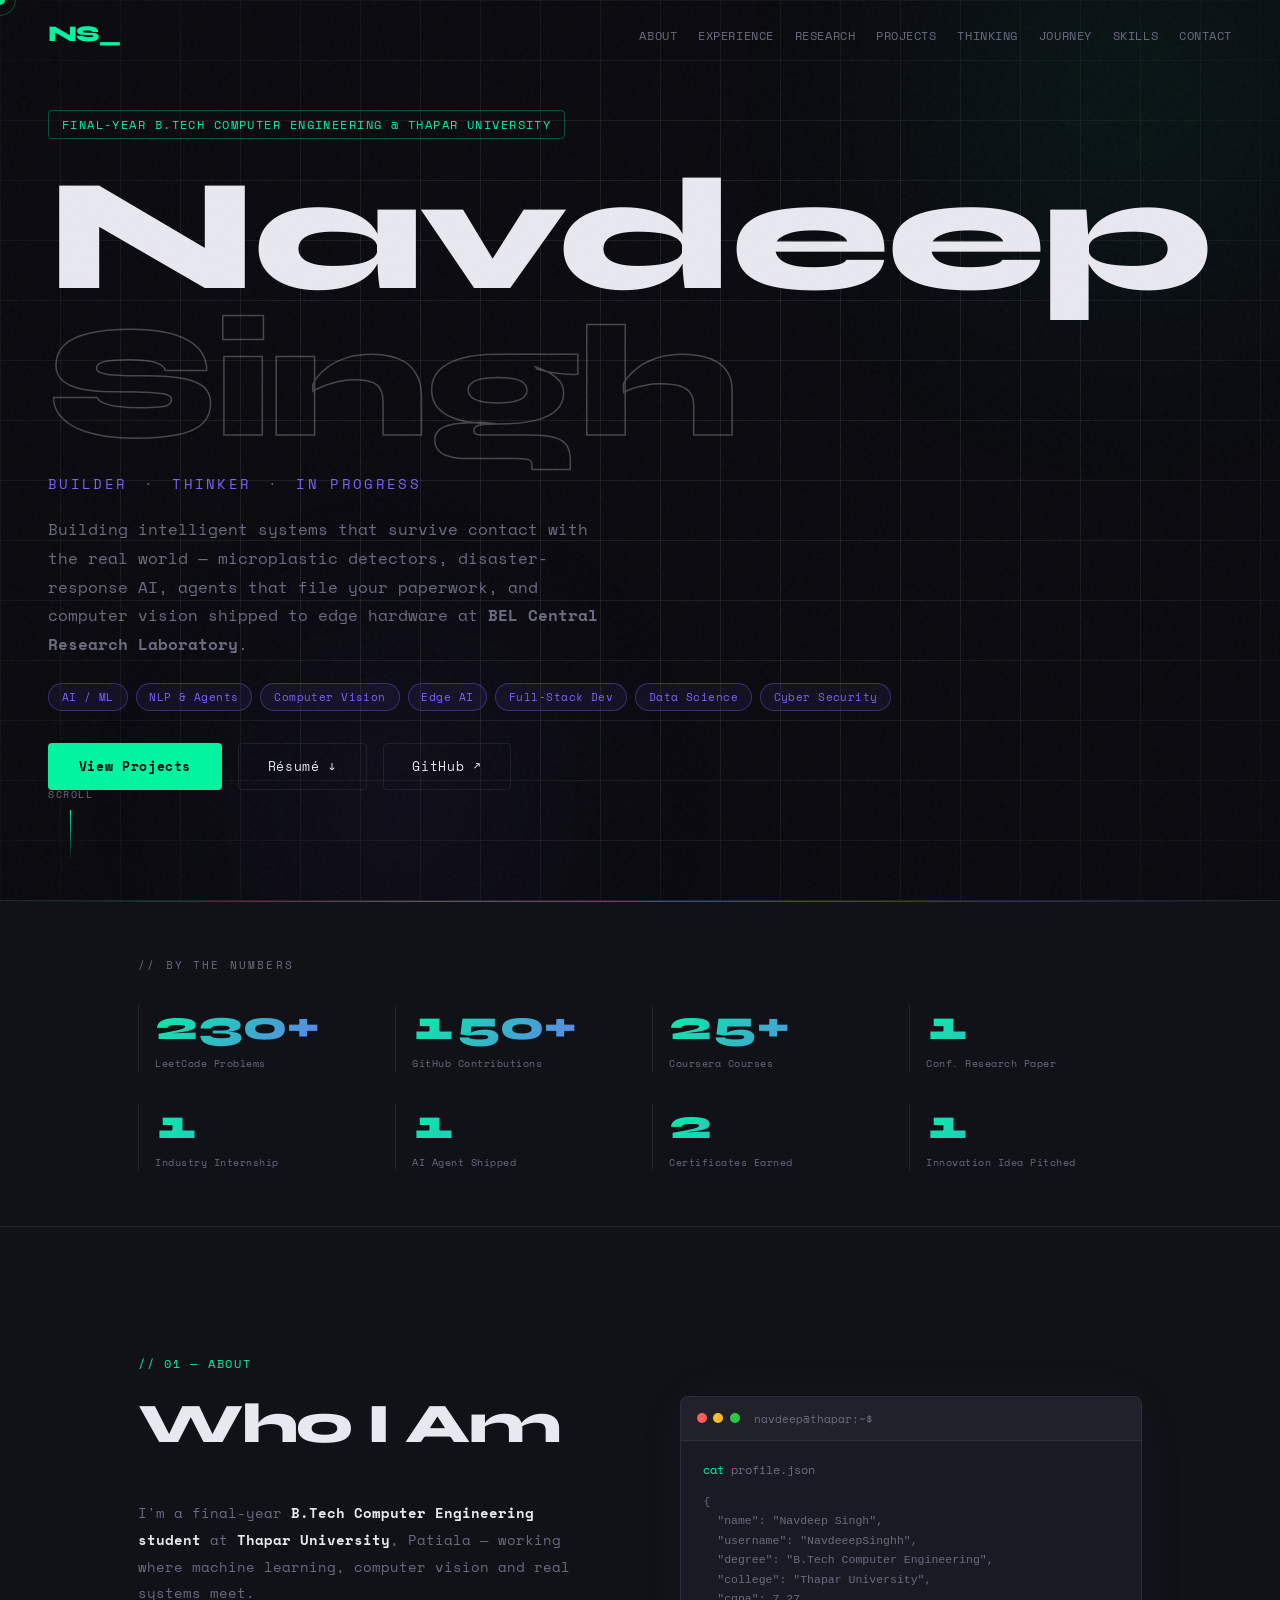
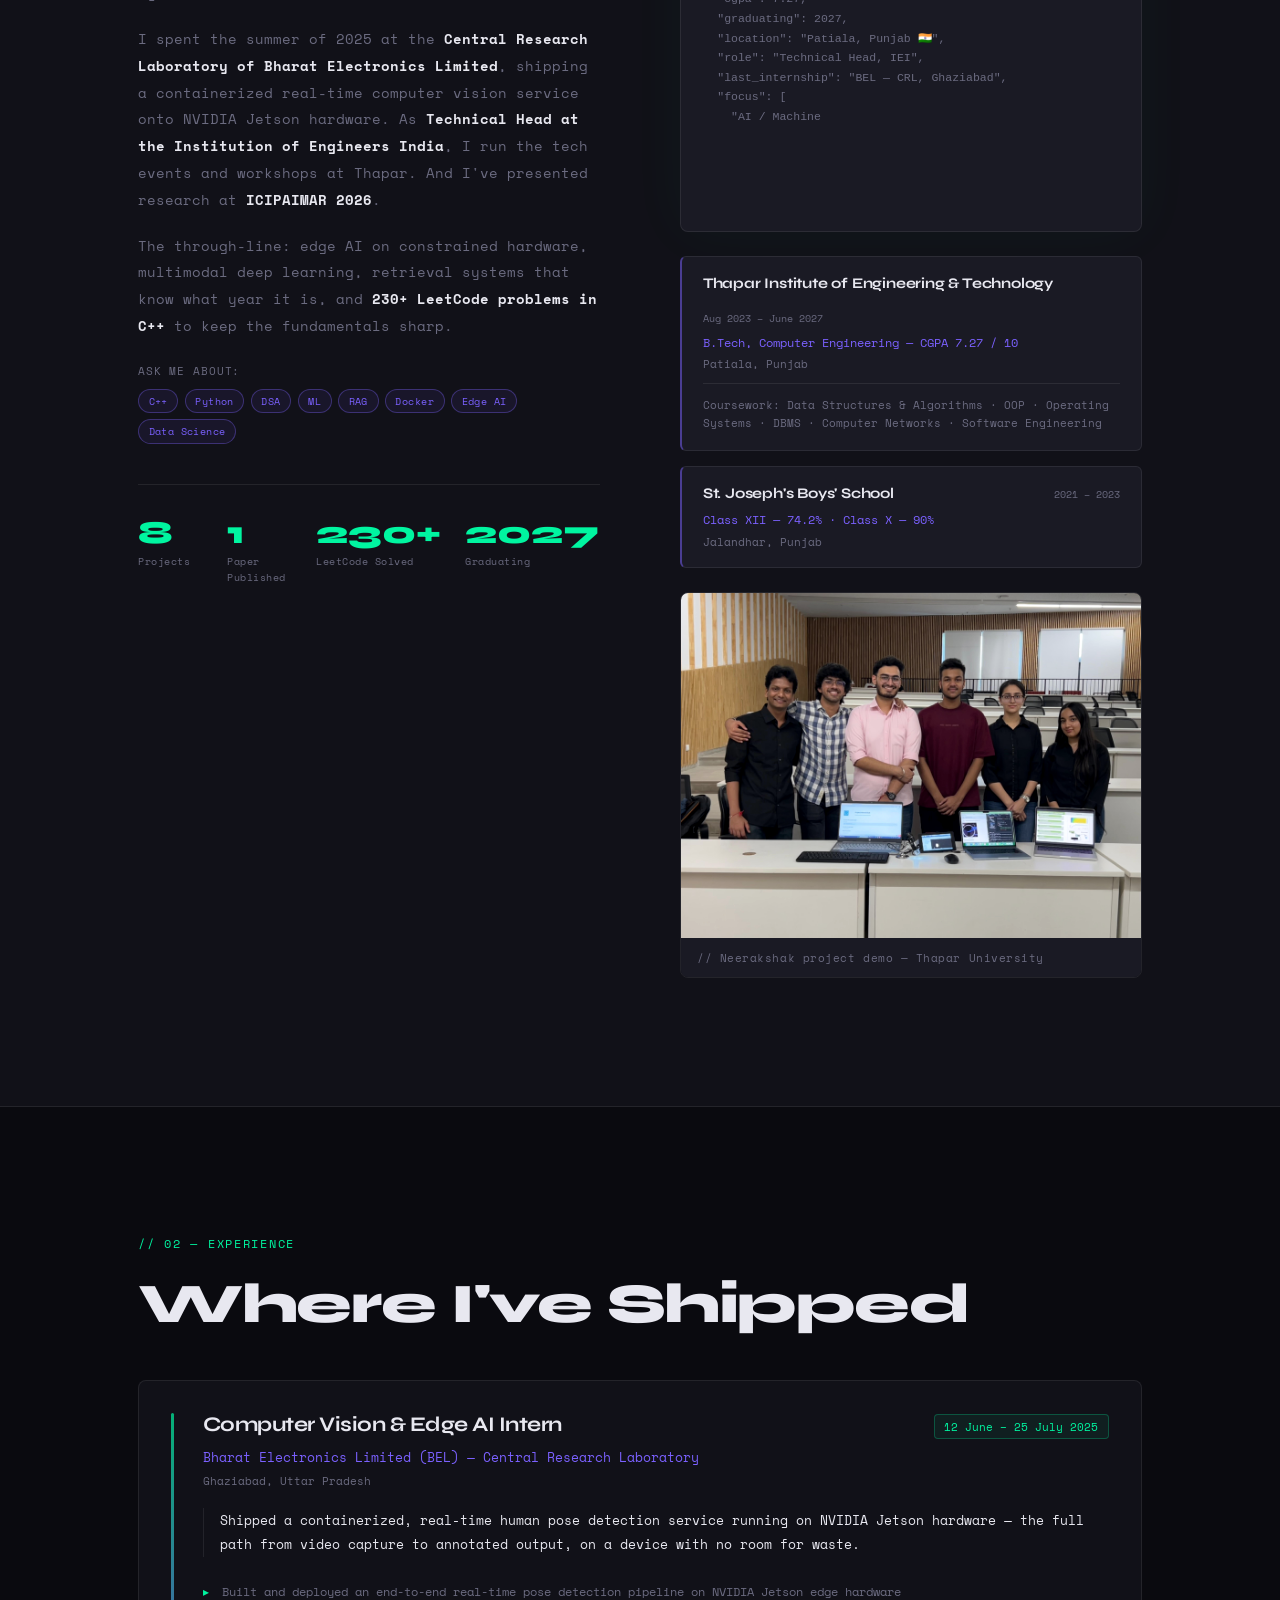
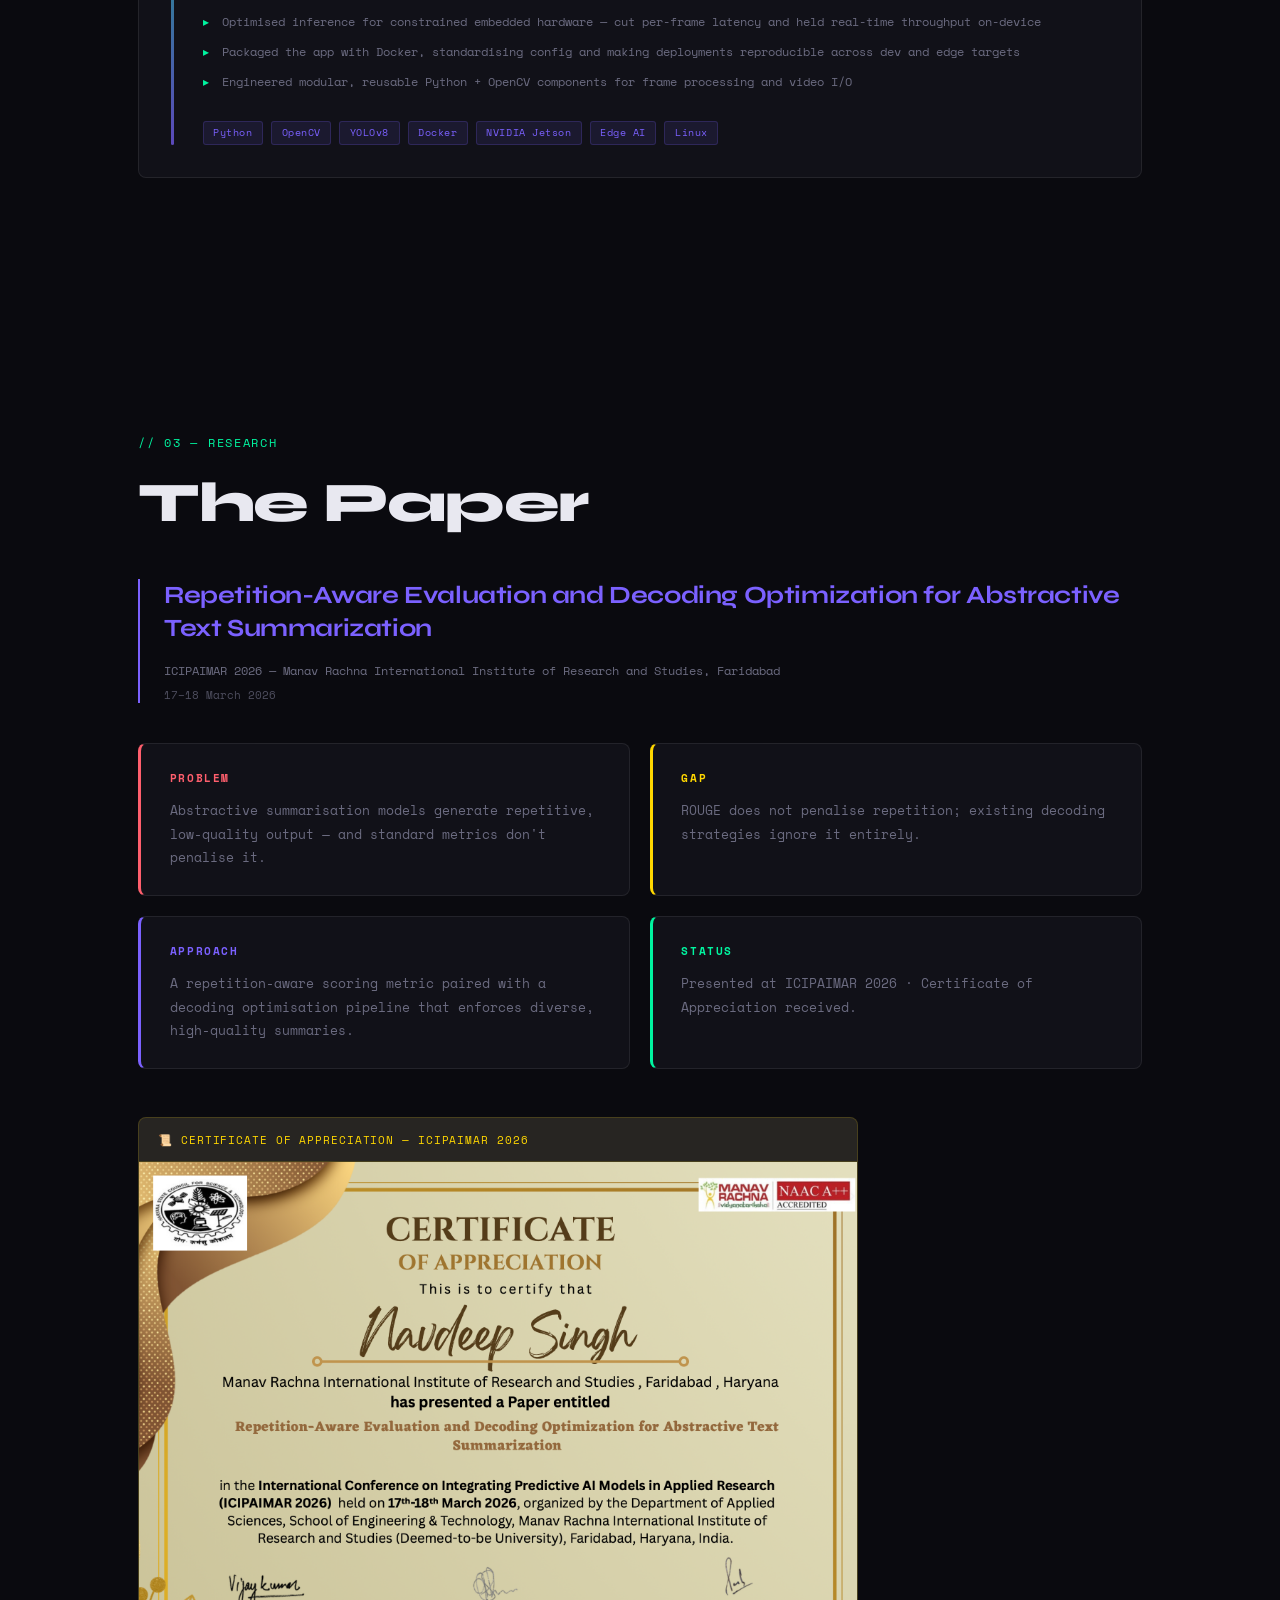
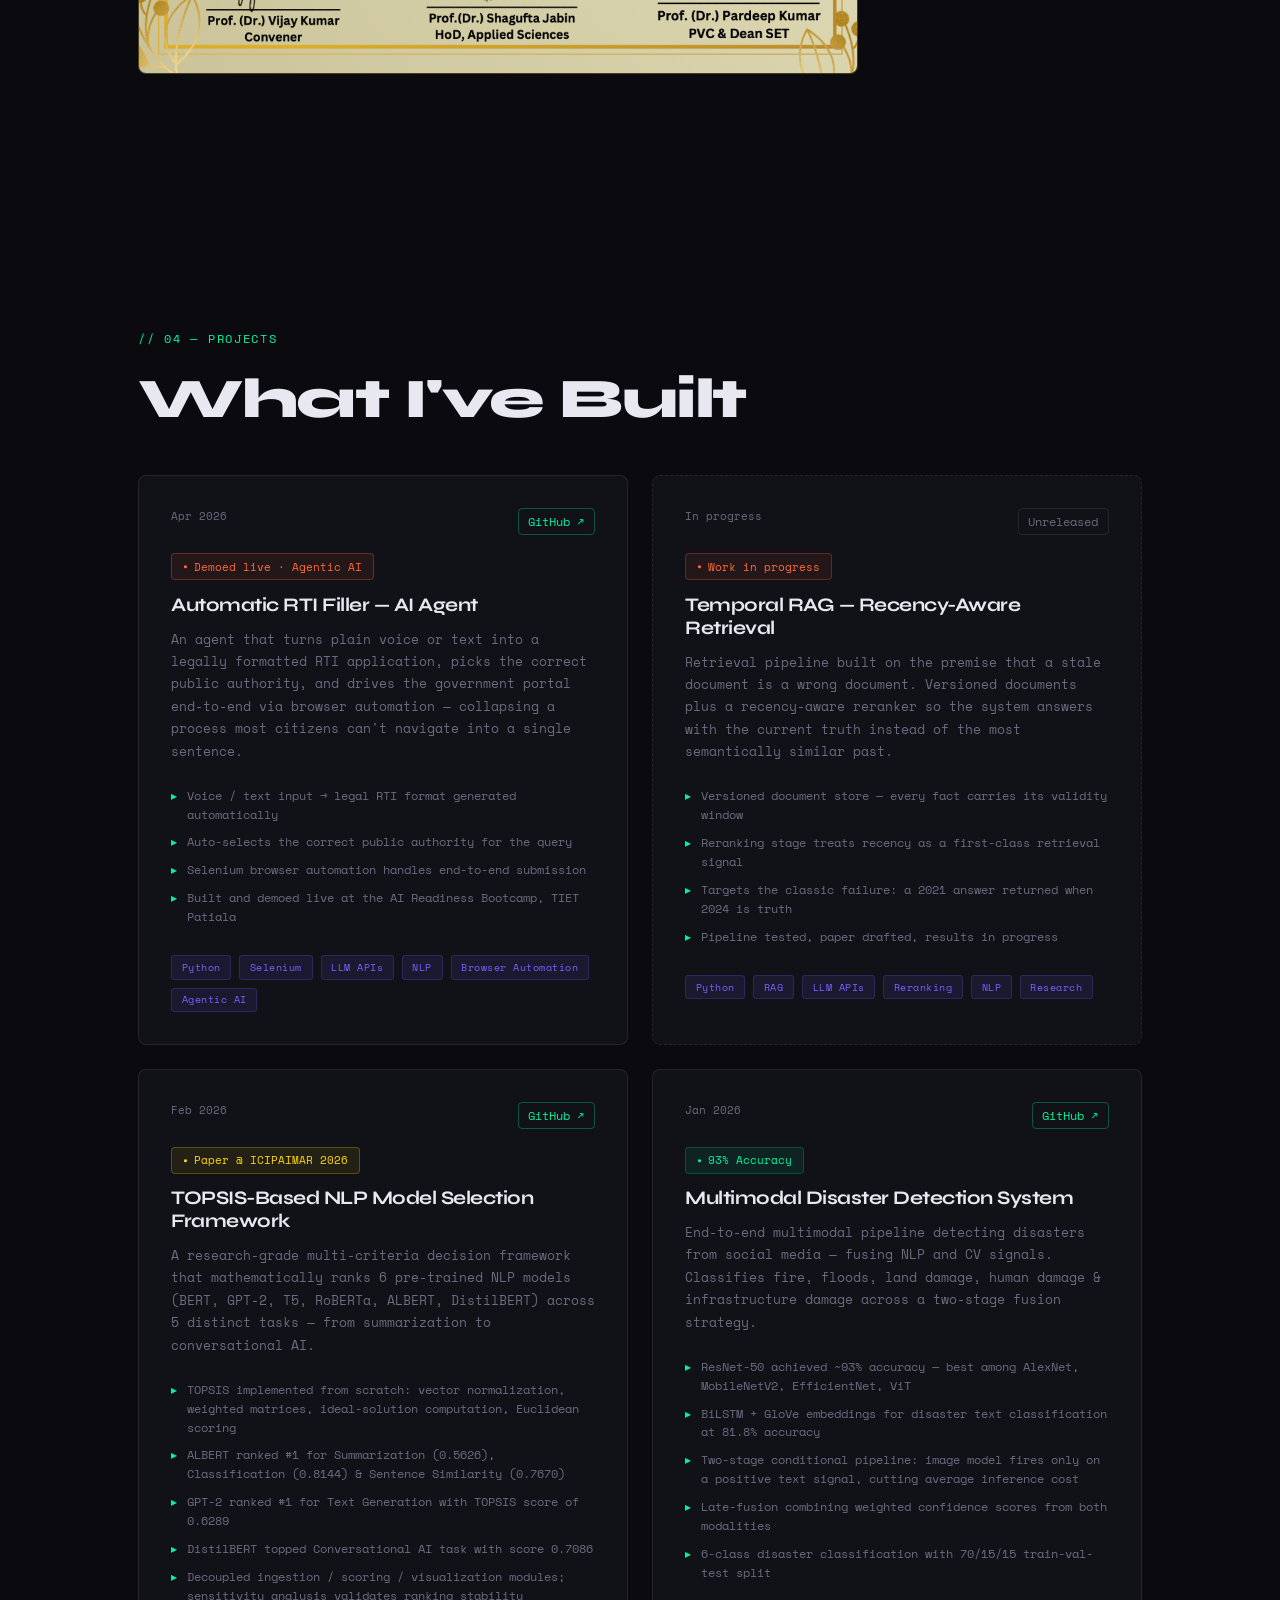
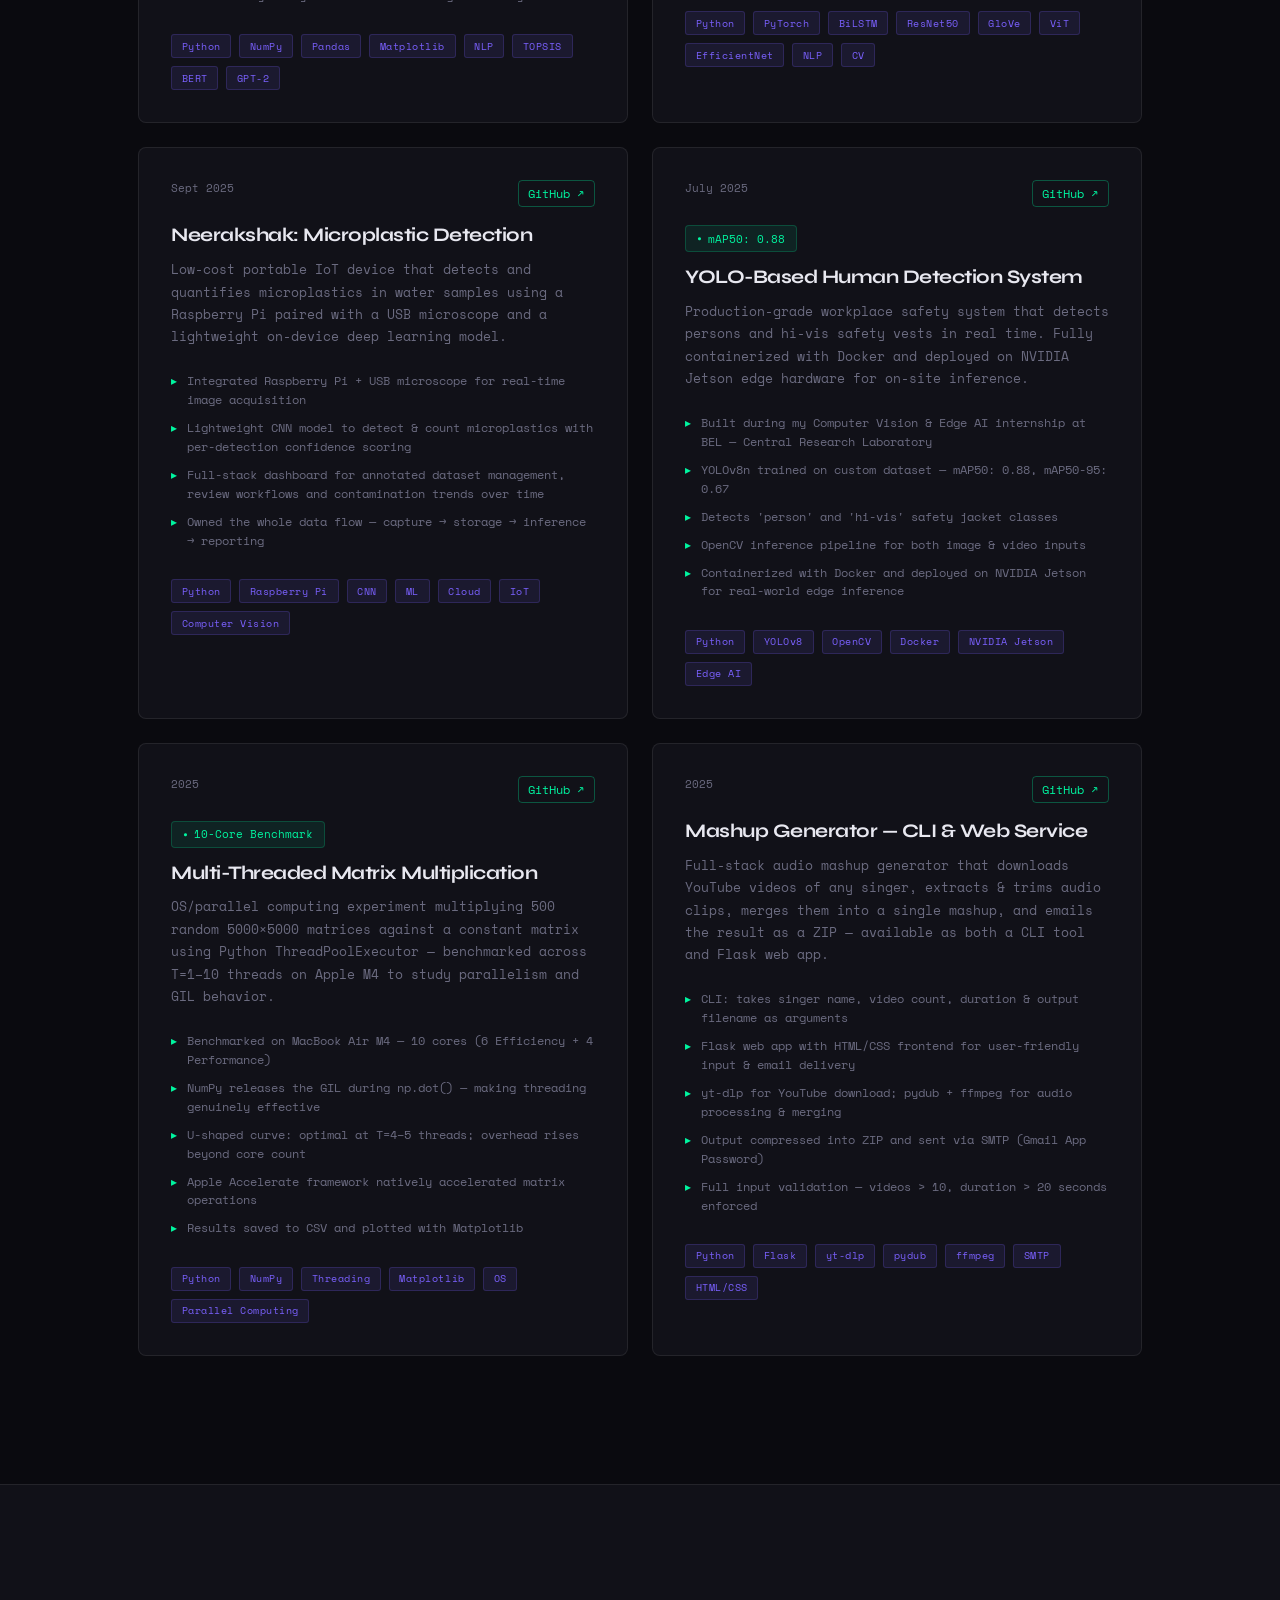
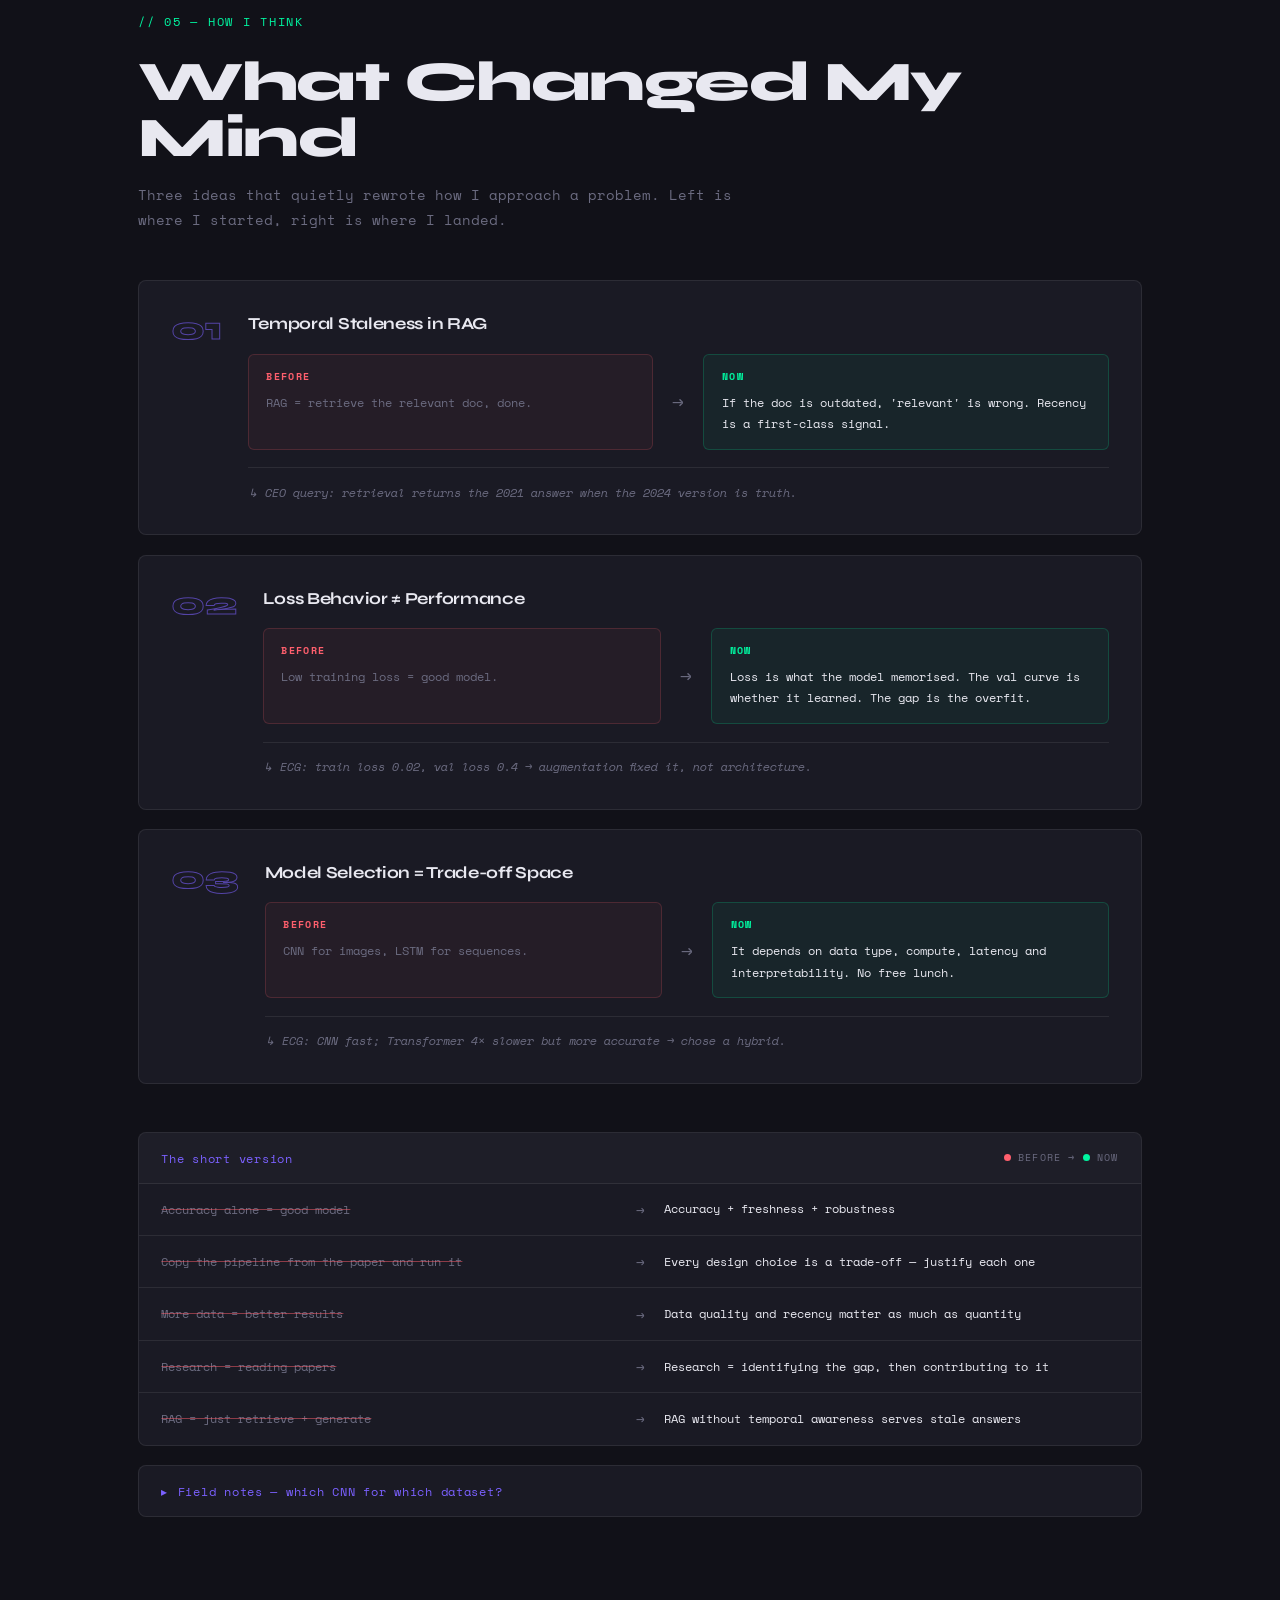
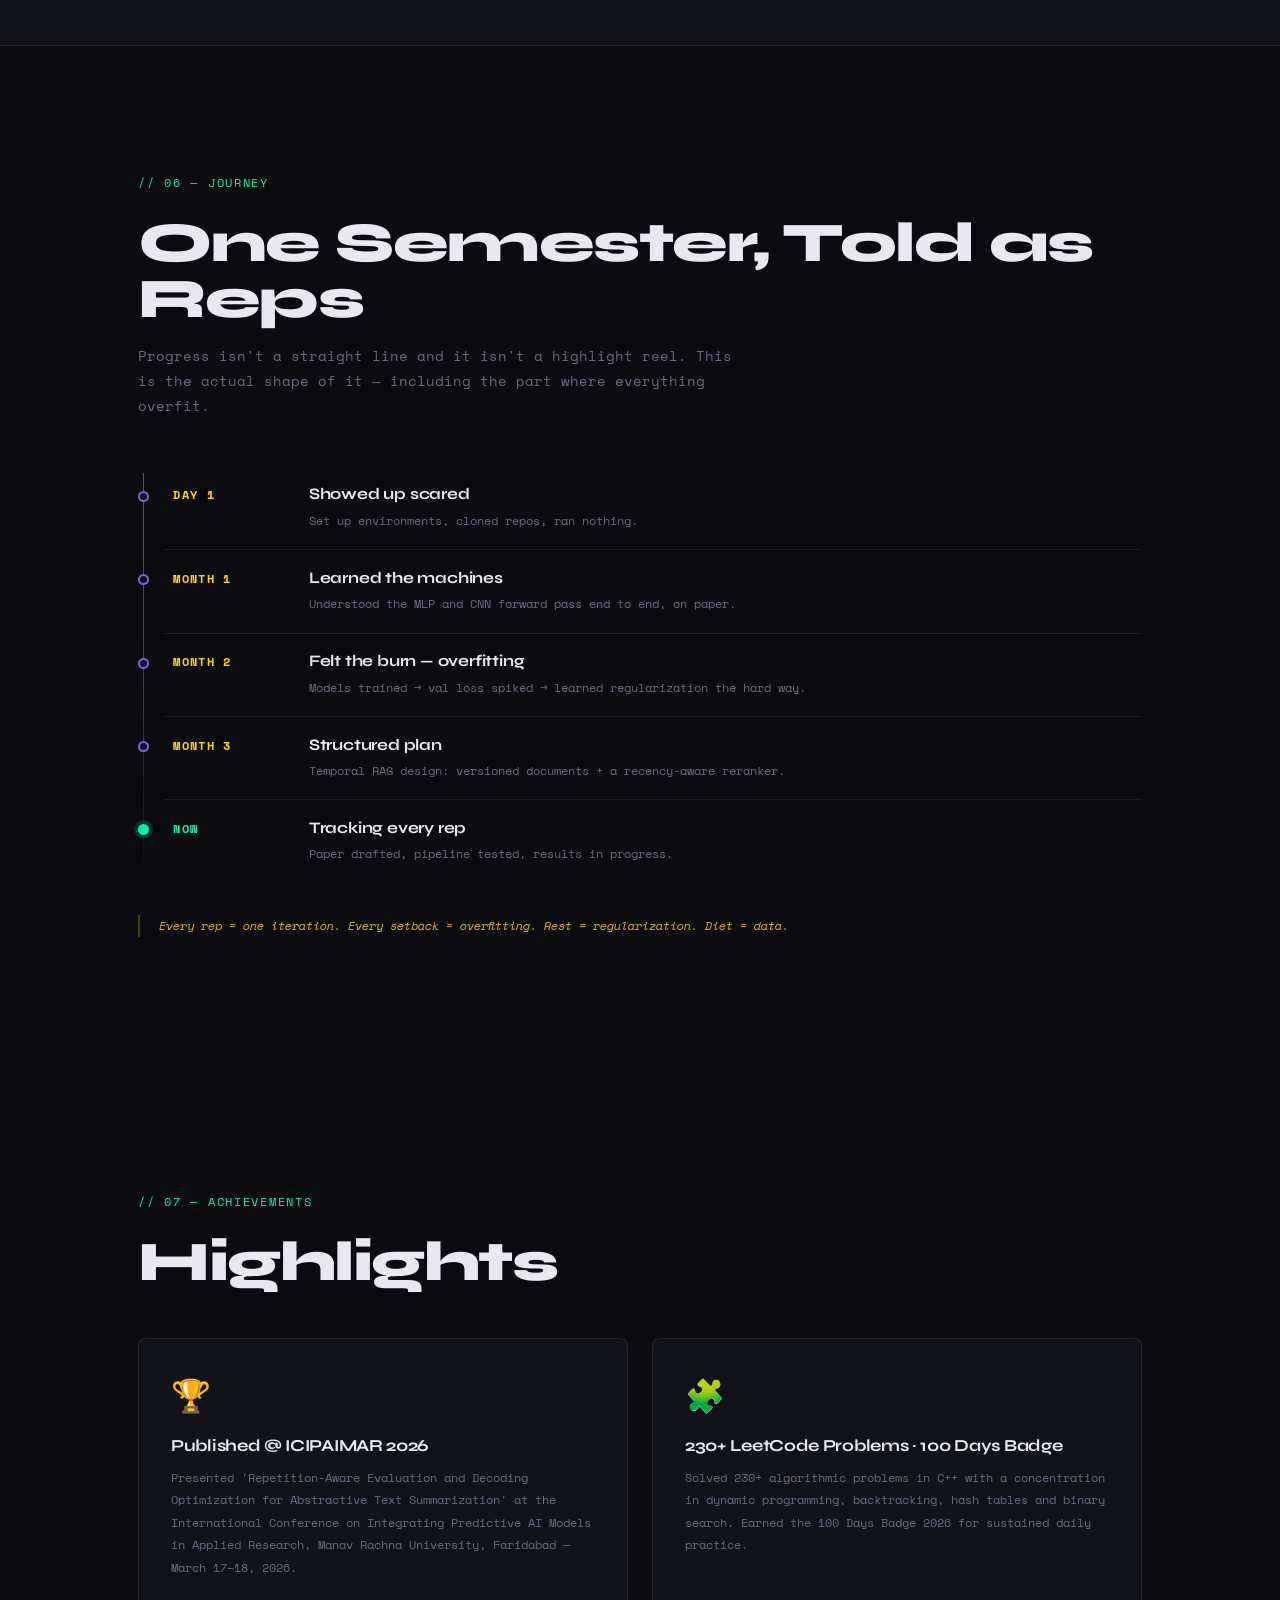
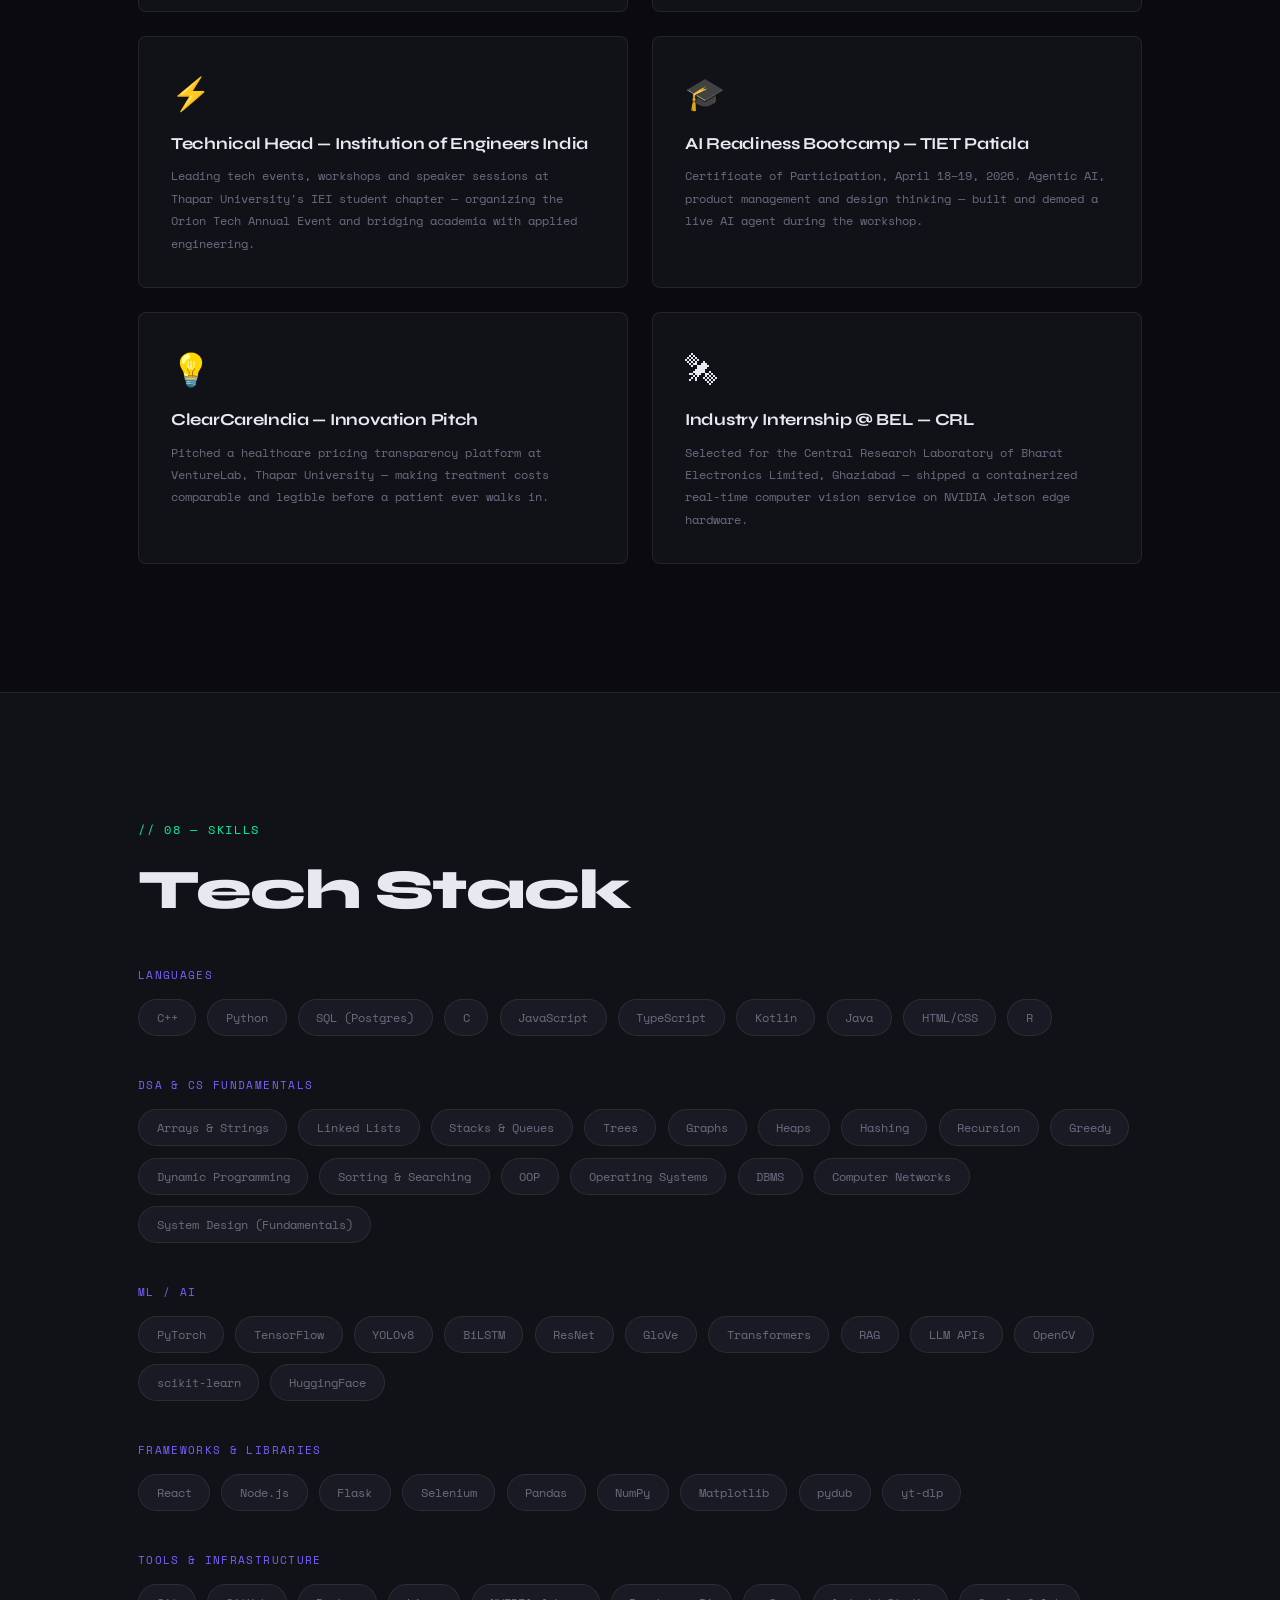
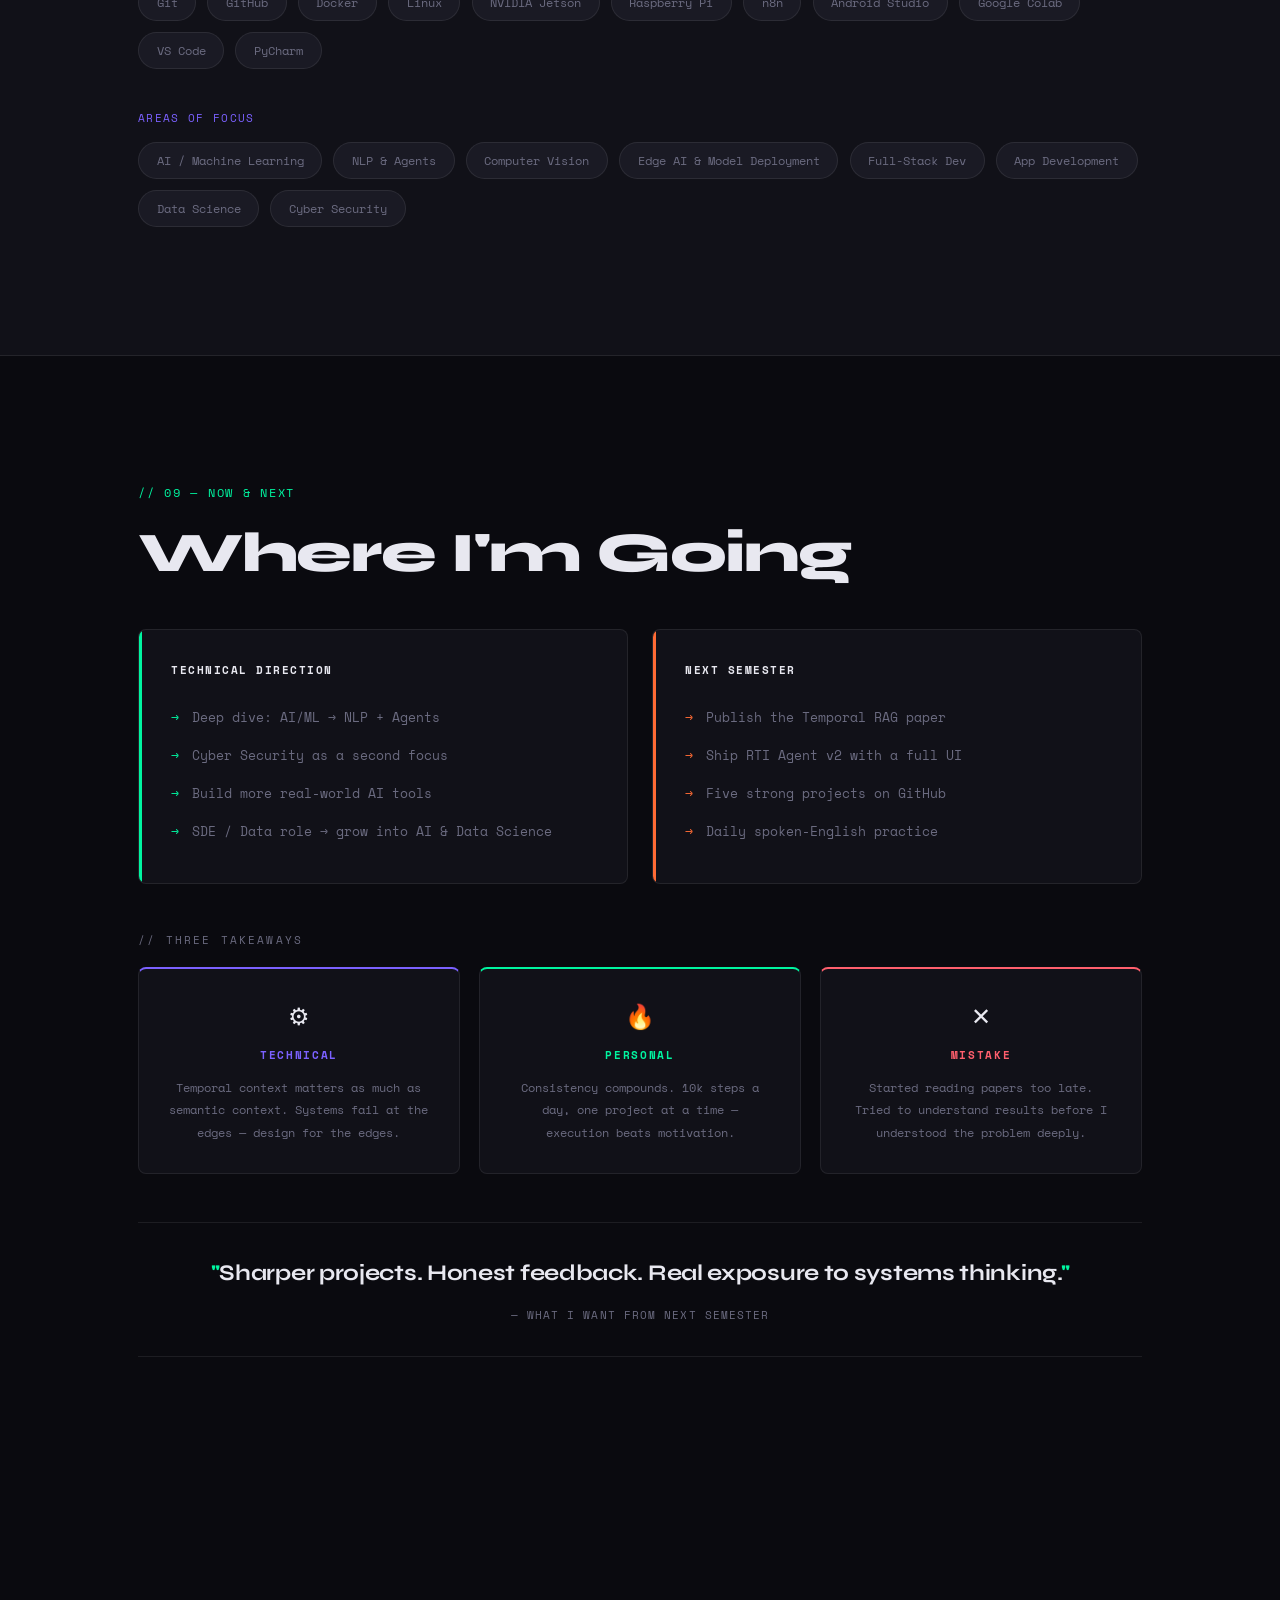
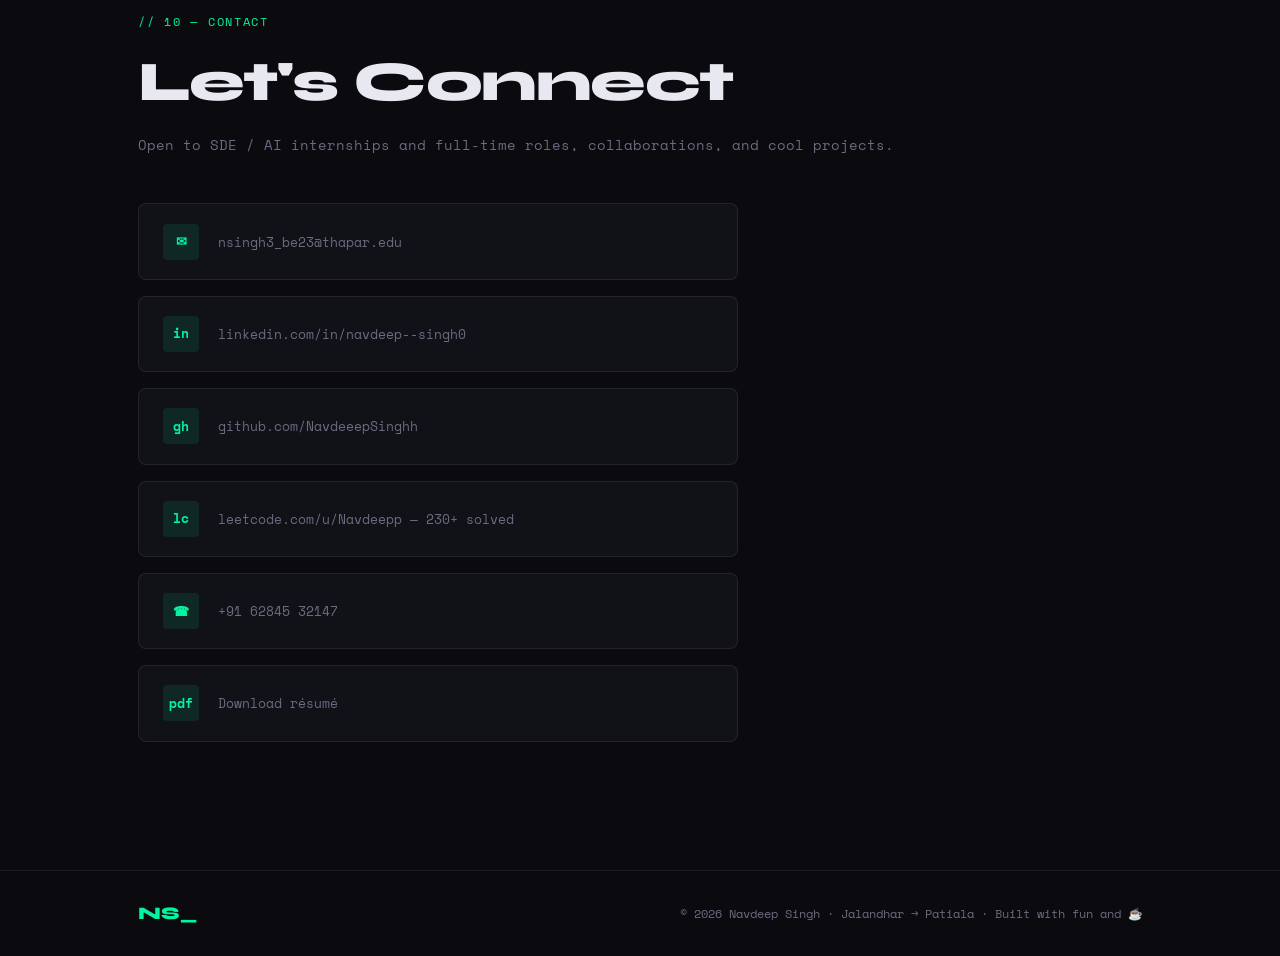
<file: index.html>
<!DOCTYPE html>
<html lang="en">
<head>
  <meta charset="UTF-8" />
  <meta name="viewport" content="width=device-width, initial-scale=1.0" />
  <title>Navdeep Singh Portfolio</title>
  <meta name="description" content="Navdeep Singh — final-year B.Tech Computer Engineering at Thapar University. AI/ML, NLP agents, computer vision and edge AI. Ex-intern at BEL Central Research Laboratory. Published at ICIPAIMAR 2026." />
  <meta name="author" content="Navdeep Singh" />
  <meta name="theme-color" content="#0a0a0f" />

  <!-- Social preview -->
  <meta property="og:type" content="website" />
  <meta property="og:title" content="Navdeep Singh — Computer Engineer" />
  <meta property="og:description" content="AI/ML · NLP & Agents · Computer Vision · Edge AI. Ex-intern @ BEL Central Research Laboratory. Published at ICIPAIMAR 2026." />
  <meta property="og:url" content="https://navdeeepsinghh.github.io" />
  <meta property="og:image" content="https://navdeeepsinghh.github.io/PRoject_image.png" />
  <meta name="twitter:card" content="summary_large_image" />

  <link rel="canonical" href="https://navdeeepsinghh.github.io" />
  <link rel="icon" href="data:image/svg+xml,%3Csvg xmlns='http://www.w3.org/2000/svg' viewBox='0 0 100 100'%3E%3Crect width='100' height='100' rx='18' fill='%230a0a0f'/%3E%3Ctext x='50' y='68' font-family='monospace' font-size='52' font-weight='700' fill='%2300f5a0' text-anchor='middle'%3ENS%3C/text%3E%3C/svg%3E" />

  <link rel="stylesheet" href="css/style.css" />
  <link rel="preconnect" href="https://fonts.googleapis.com" />
  <link rel="preconnect" href="https://fonts.gstatic.com" crossorigin />
  <link href="https://fonts.googleapis.com/css2?family=Space+Mono:ital,wght@0,400;0,700;1,400&family=Syne:wght@400;700;800&display=swap" rel="stylesheet" />
</head>
<body>
  <!-- Noise overlay -->
  <div class="noise"></div>

  <!-- Cursor -->
  <div class="cursor" id="cursor"></div>
  <div class="cursor-trail" id="cursor-trail"></div>

  <!-- Scroll progress -->
  <div class="scroll-progress" id="scroll-progress"></div>

  <a href="#about" class="skip-link">Skip to content</a>

  <!-- NAV -->
  <nav class="nav" id="nav">
    <div class="nav-logo">NS<span class="blink">_</span></div>
    <ul class="nav-links">
      <li><a href="#about">About</a></li>
      <li><a href="#experience">Experience</a></li>
      <li><a href="#research">Research</a></li>
      <li><a href="#projects">Projects</a></li>
      <li><a href="#thinking">Thinking</a></li>
      <li><a href="#journey">Journey</a></li>
      <li><a href="#skills">Skills</a></li>
      <li><a href="#contact">Contact</a></li>
    </ul>
    <button class="hamburger" id="hamburger" aria-label="Toggle menu" aria-expanded="false" aria-controls="nav">
      <span></span><span></span><span></span>
    </button>
  </nav>

  <!-- HERO -->
  <section class="hero" id="home">
    <div class="hero-bg-grid"></div>
    <div class="hero-content">
      <div class="hero-tag">Final-year B.Tech Computer Engineering @ Thapar University</div>
      <h1 class="hero-name">
        <span class="line1">Navdeep</span>
        <span class="line2">Singh</span>
      </h1>
      <p class="hero-tagline">Builder <span class="sep">·</span> Thinker <span class="sep">·</span> In&nbsp;Progress</p>
      <p class="hero-desc">
        Building intelligent systems that survive contact with the real world — microplastic
        detectors, disaster-response AI, agents that file your paperwork, and computer vision
        shipped to edge hardware at <strong>BEL Central Research Laboratory</strong>.
      </p>
      <div class="hero-focus-chips">
        <span class="chip">AI / ML</span>
        <span class="chip">NLP &amp; Agents</span>
        <span class="chip">Computer Vision</span>
        <span class="chip">Edge AI</span>
        <span class="chip">Full-Stack Dev</span>
        <span class="chip">Data Science</span>
        <span class="chip">Cyber Security</span>
      </div>
      <div class="hero-ctas">
        <a href="#projects" class="btn btn-primary">View Projects</a>
        <a href="resume.pdf" target="_blank" rel="noopener" class="btn btn-ghost">Résumé ↓</a>
        <a href="https://github.com/NavdeeepSinghh" target="_blank" rel="noopener" class="btn btn-ghost">GitHub ↗</a>
      </div>
    </div>
    <div class="hero-orb orb1"></div>
    <div class="hero-orb orb2"></div>
    <div class="scroll-indicator">
      <span>scroll</span>
      <div class="scroll-line"></div>
    </div>
  </section>

  <!-- THIS SEMESTER -->
  <section class="semester" id="semester">
    <div class="container">
      <div class="semester-label">// by the numbers</div>
      <div class="semester-grid" id="semester-grid">
        <!-- filled by JS -->
      </div>
    </div>
  </section>

  <!-- ABOUT -->
  <section class="about section" id="about">
    <div class="container">
      <div class="section-label">// 01 — about</div>
      <div class="about-grid">
        <div class="about-text">
          <h2 class="section-heading">Who I Am</h2>
          <p>
            I'm a final-year <strong>B.Tech Computer Engineering student</strong> at
            <strong>Thapar University</strong>, Patiala — working where machine learning,
            computer vision and real systems meet.
          </p>
          <p>
            I spent the summer of 2025 at the <strong>Central Research Laboratory of Bharat
            Electronics Limited</strong>, shipping a containerized real-time computer vision
            service onto NVIDIA Jetson hardware. As <strong>Technical Head at the Institution
            of Engineers India</strong>, I run the tech events and workshops at Thapar. And I've
            presented research at <strong>ICIPAIMAR 2026</strong>.
          </p>
          <p>
            The through-line: edge AI on constrained hardware, multimodal deep learning,
            retrieval systems that know what year it is, and <strong>230+ LeetCode problems
            in C++</strong> to keep the fundamentals sharp.
          </p>
          <div class="ask-me">
            <span class="ask-label">Ask me about:</span>
            <div class="ask-chips">
              <span class="chip chip-sm">C++</span>
              <span class="chip chip-sm">Python</span>
              <span class="chip chip-sm">DSA</span>
              <span class="chip chip-sm">ML</span>
              <span class="chip chip-sm">RAG</span>
              <span class="chip chip-sm">Docker</span>
              <span class="chip chip-sm">Edge AI</span>
              <span class="chip chip-sm">Data Science</span>
            </div>
          </div>
          <div class="about-stats">
            <div class="stat">
              <span class="stat-num">8</span>
              <span class="stat-label">Projects</span>
            </div>
            <div class="stat">
              <span class="stat-num">1</span>
              <span class="stat-label">Paper Published</span>
            </div>
            <div class="stat">
              <span class="stat-num">230+</span>
              <span class="stat-label">LeetCode Solved</span>
            </div>
            <div class="stat">
              <span class="stat-num">2027</span>
              <span class="stat-label">Graduating</span>
            </div>
          </div>
        </div>

        <div class="about-right">
          <div class="about-card">
            <div class="card-header">
              <span class="dot red"></span>
              <span class="dot yellow"></span>
              <span class="dot green"></span>
              <span class="card-title">navdeep@thapar:~$</span>
            </div>
            <div class="card-body">
              <p><span class="cmd">cat</span> profile.json</p>
              <pre class="json-block">{
  "name": "Navdeep Singh",
  "username": "NavdeeepSinghh",
  "degree": "B.Tech Computer Engineering",
  "college": "Thapar University",
  "cgpa": 7.27,
  "graduating": 2027,
  "location": "Patiala, Punjab 🇮🇳",
  "role": "Technical Head, IEI",
  "last_internship": "BEL — CRL, Ghaziabad",
  "focus": [
    "AI / Machine Learning",
    "NLP &amp; Agents",
    "Edge AI &amp; Deployment"
  ],
  "leetcode": "230+ solved (C++)",
  "currently": "Temporal RAG 🔬",
  "status": "open_to_opportunities"
}</pre>
            </div>
          </div>

          <!-- Education -->
          <div class="edu-block" id="education-mount">
            <!-- filled by JS -->
          </div>

          <!-- Team photo -->
          <div class="team-photo-wrap reveal">
            <img src="PRoject_image.png" alt="Navdeep Singh with project team at Thapar University" class="team-photo" loading="lazy" decoding="async" />
            <div class="photo-caption">// Neerakshak project demo — Thapar University</div>
          </div>
        </div>
      </div>
    </div>
  </section>

  <!-- EXPERIENCE -->
  <section class="experience section" id="experience">
    <div class="container">
      <div class="section-label">// 02 — experience</div>
      <h2 class="section-heading">Where I've Shipped</h2>
      <div class="exp-list" id="experience-mount">
        <!-- filled by JS -->
      </div>
    </div>
  </section>

  <!-- RESEARCH -->
  <section class="research section" id="research">
    <div class="container">
      <div class="section-label">// 03 — research</div>
      <h2 class="section-heading">The Paper</h2>
      <div id="research-mount">
        <!-- filled by JS -->
      </div>

      <!-- Certificate -->
      <div class="cert-wrap reveal">
        <div class="cert-label">📜 Certificate of Appreciation — ICIPAIMAR 2026</div>
        <img src="Project.png" alt="Certificate of Appreciation - ICIPAIMAR 2026 - Navdeep Singh" class="cert-img" loading="lazy" decoding="async" />
      </div>
    </div>
  </section>

  <!-- PROJECTS -->
  <section class="projects section" id="projects">
    <div class="container">
      <div class="section-label">// 04 — projects</div>
      <h2 class="section-heading">What I've Built</h2>
      <div class="projects-grid" id="projects-grid">
        <!-- filled by JS -->
      </div>
    </div>
  </section>

  <!-- THINKING -->
  <section class="thinking section" id="thinking">
    <div class="container">
      <div class="section-label">// 05 — how i think</div>
      <h2 class="section-heading">What Changed My Mind</h2>
      <p class="section-sub">
        Three ideas that quietly rewrote how I approach a problem. Left is where I started,
        right is where I landed.
      </p>
      <div class="concepts" id="concepts-mount">
        <!-- filled by JS -->
      </div>

      <div class="shifts-wrap reveal">
        <div class="shifts-head">
          <span class="shifts-title">The short version</span>
          <span class="shifts-legend"><i class="dot-before"></i> before <span class="shifts-arrow">→</span> <i class="dot-now"></i> now</span>
        </div>
        <ul class="shifts-list" id="shifts-mount">
          <!-- filled by JS -->
        </ul>
      </div>

      <details class="field-notes reveal">
        <summary>
          <span class="fn-arrow">▸</span>
          Field notes — which CNN for which dataset?
        </summary>
        <div class="fn-body" id="field-notes-mount">
          <!-- filled by JS -->
        </div>
      </details>
    </div>
  </section>

  <!-- JOURNEY -->
  <section class="journey section" id="journey">
    <div class="container">
      <div class="section-label">// 06 — journey</div>
      <h2 class="section-heading">One Semester, Told as Reps</h2>
      <p class="section-sub">
        Progress isn't a straight line and it isn't a highlight reel. This is the actual
        shape of it — including the part where everything overfit.
      </p>
      <div class="timeline" id="journey-mount">
        <!-- filled by JS -->
      </div>
      <p class="journey-caption" id="journey-caption">
        <!-- filled by JS -->
      </p>
    </div>
  </section>

  <!-- ACHIEVEMENTS -->
  <section class="achievements section" id="achievements">
    <div class="container">
      <div class="section-label">// 07 — achievements</div>
      <h2 class="section-heading">Highlights</h2>
      <div class="achievements-grid" id="achievements-grid">
        <!-- filled by JS -->
      </div>
    </div>
  </section>

  <!-- SKILLS -->
  <section class="skills section" id="skills">
    <div class="container">
      <div class="section-label">// 08 — skills</div>
      <h2 class="section-heading">Tech Stack</h2>
      <div class="skills-wrapper" id="skills-wrapper">
        <!-- filled by JS -->
      </div>
    </div>
  </section>

  <!-- NOW & NEXT -->
  <section class="nownext section" id="nownext">
    <div class="container">
      <div class="section-label">// 09 — now &amp; next</div>
      <h2 class="section-heading">Where I'm Going</h2>
      <div class="nownext-grid" id="nownext-mount">
        <!-- filled by JS -->
      </div>

      <div class="takeaways-label reveal">// three takeaways</div>
      <div class="takeaways-grid" id="takeaways-mount">
        <!-- filled by JS -->
      </div>

      <blockquote class="closing-quote reveal" id="closing-quote">
        <!-- filled by JS -->
      </blockquote>
    </div>
  </section>

  <!-- CONTACT -->
  <section class="contact section" id="contact">
    <div class="container">
      <div class="section-label">// 10 — contact</div>
      <h2 class="section-heading">Let's Connect</h2>
      <p class="contact-sub">Open to SDE / AI internships and full-time roles, collaborations, and cool projects.</p>
      <div class="contact-links">
        <a href="mailto:nsingh3_be23@thapar.edu" class="contact-card">
          <span class="contact-icon">✉</span>
          <span class="contact-text">nsingh3_be23@thapar.edu</span>
          <span class="contact-arrow">→</span>
        </a>
        <a href="https://www.linkedin.com/in/navdeep--singh0" target="_blank" rel="noopener" class="contact-card">
          <span class="contact-icon">in</span>
          <span class="contact-text">linkedin.com/in/navdeep--singh0</span>
          <span class="contact-arrow">→</span>
        </a>
        <a href="https://github.com/NavdeeepSinghh" target="_blank" rel="noopener" class="contact-card">
          <span class="contact-icon">gh</span>
          <span class="contact-text">github.com/NavdeeepSinghh</span>
          <span class="contact-arrow">→</span>
        </a>
        <a href="https://leetcode.com/u/Navdeepp" target="_blank" rel="noopener" class="contact-card">
          <span class="contact-icon">lc</span>
          <span class="contact-text">leetcode.com/u/Navdeepp — 230+ solved</span>
          <span class="contact-arrow">→</span>
        </a>
        <a href="tel:+916284532147" class="contact-card">
          <span class="contact-icon">☎</span>
          <span class="contact-text">+91 62845 32147</span>
          <span class="contact-arrow">→</span>
        </a>
        <a href="resume.pdf" target="_blank" rel="noopener" class="contact-card">
          <span class="contact-icon">pdf</span>
          <span class="contact-text">Download résumé</span>
          <span class="contact-arrow">→</span>
        </a>
      </div>
    </div>
  </section>

  <!-- FOOTER -->
  <footer class="footer">
    <div class="container footer-inner">
      <span class="footer-logo">NS<span class="blink">_</span></span>
      <span class="footer-copy">© 2026 Navdeep Singh · Jalandhar → Patiala · Built with fun and ☕</span>
    </div>
  </footer>

  <script src="js/data.js"></script>
  <script src="js/main.js"></script>
</body>
</html>
</file>
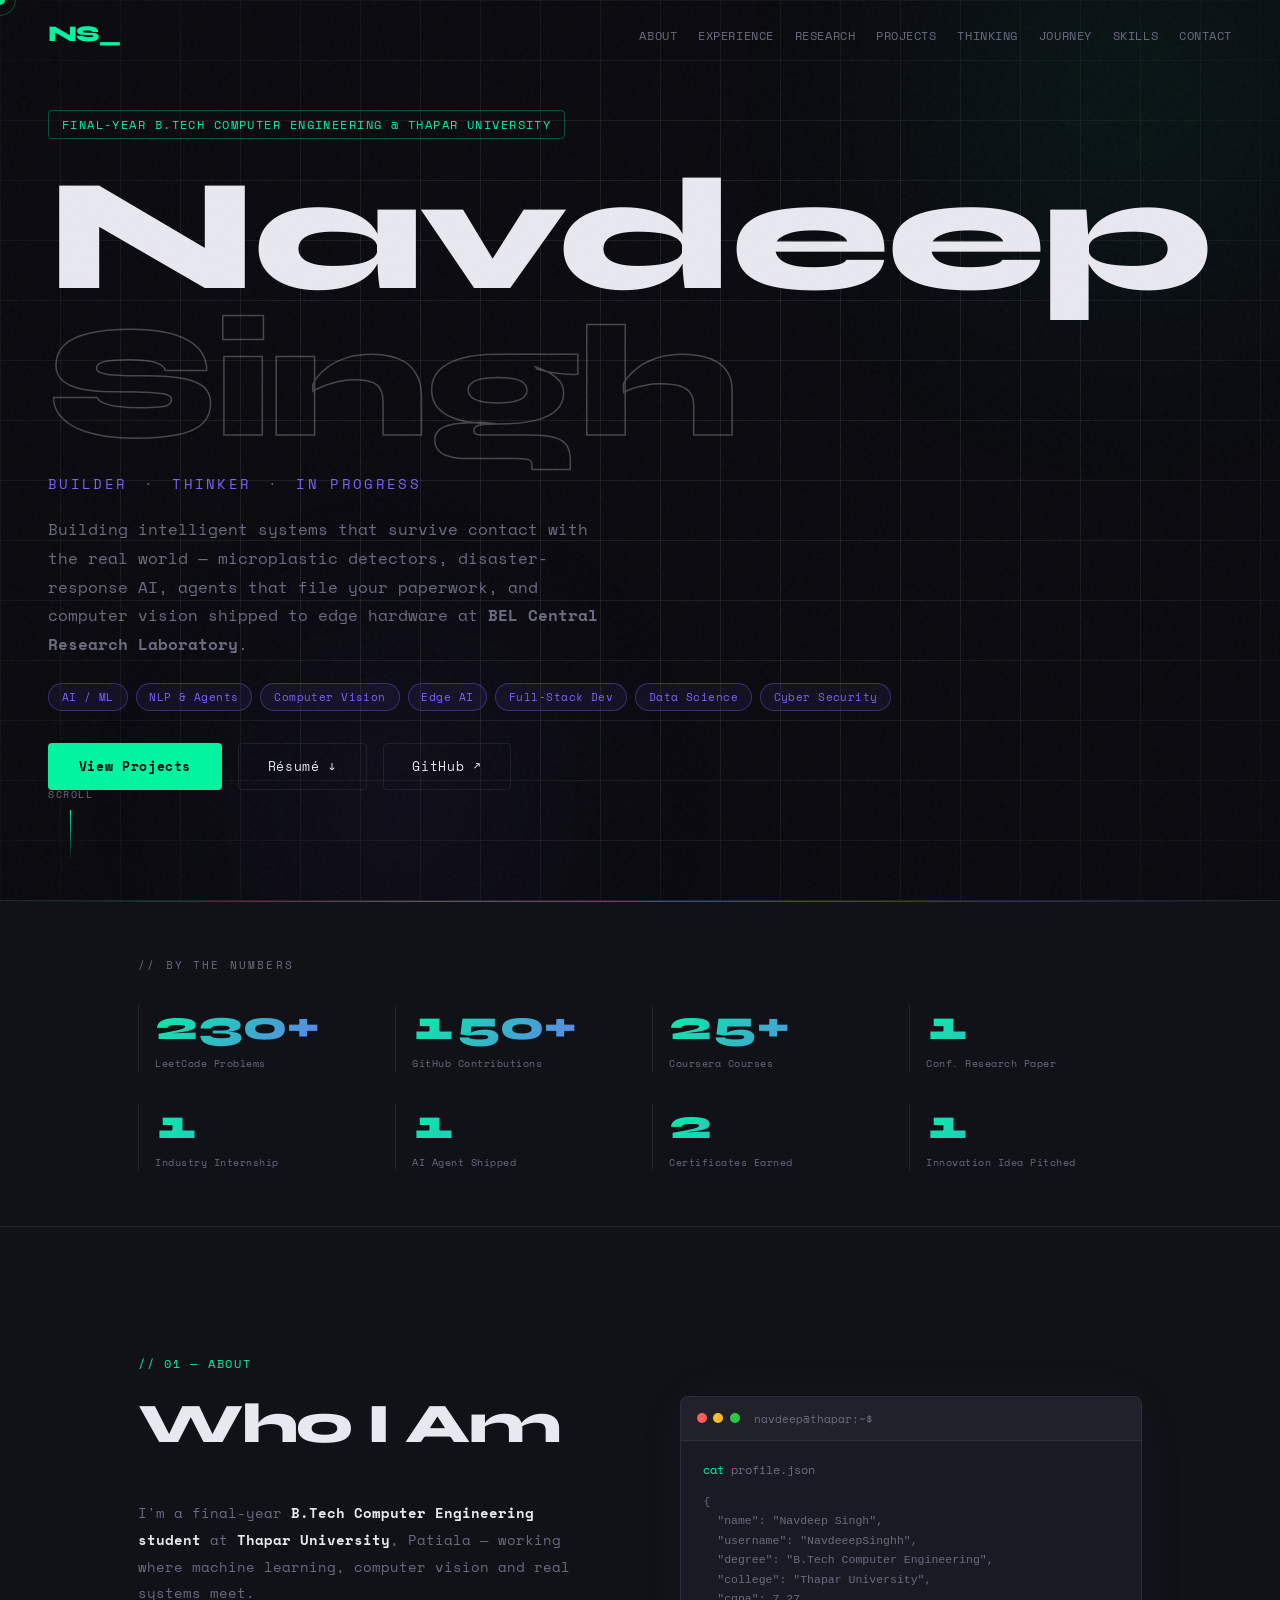
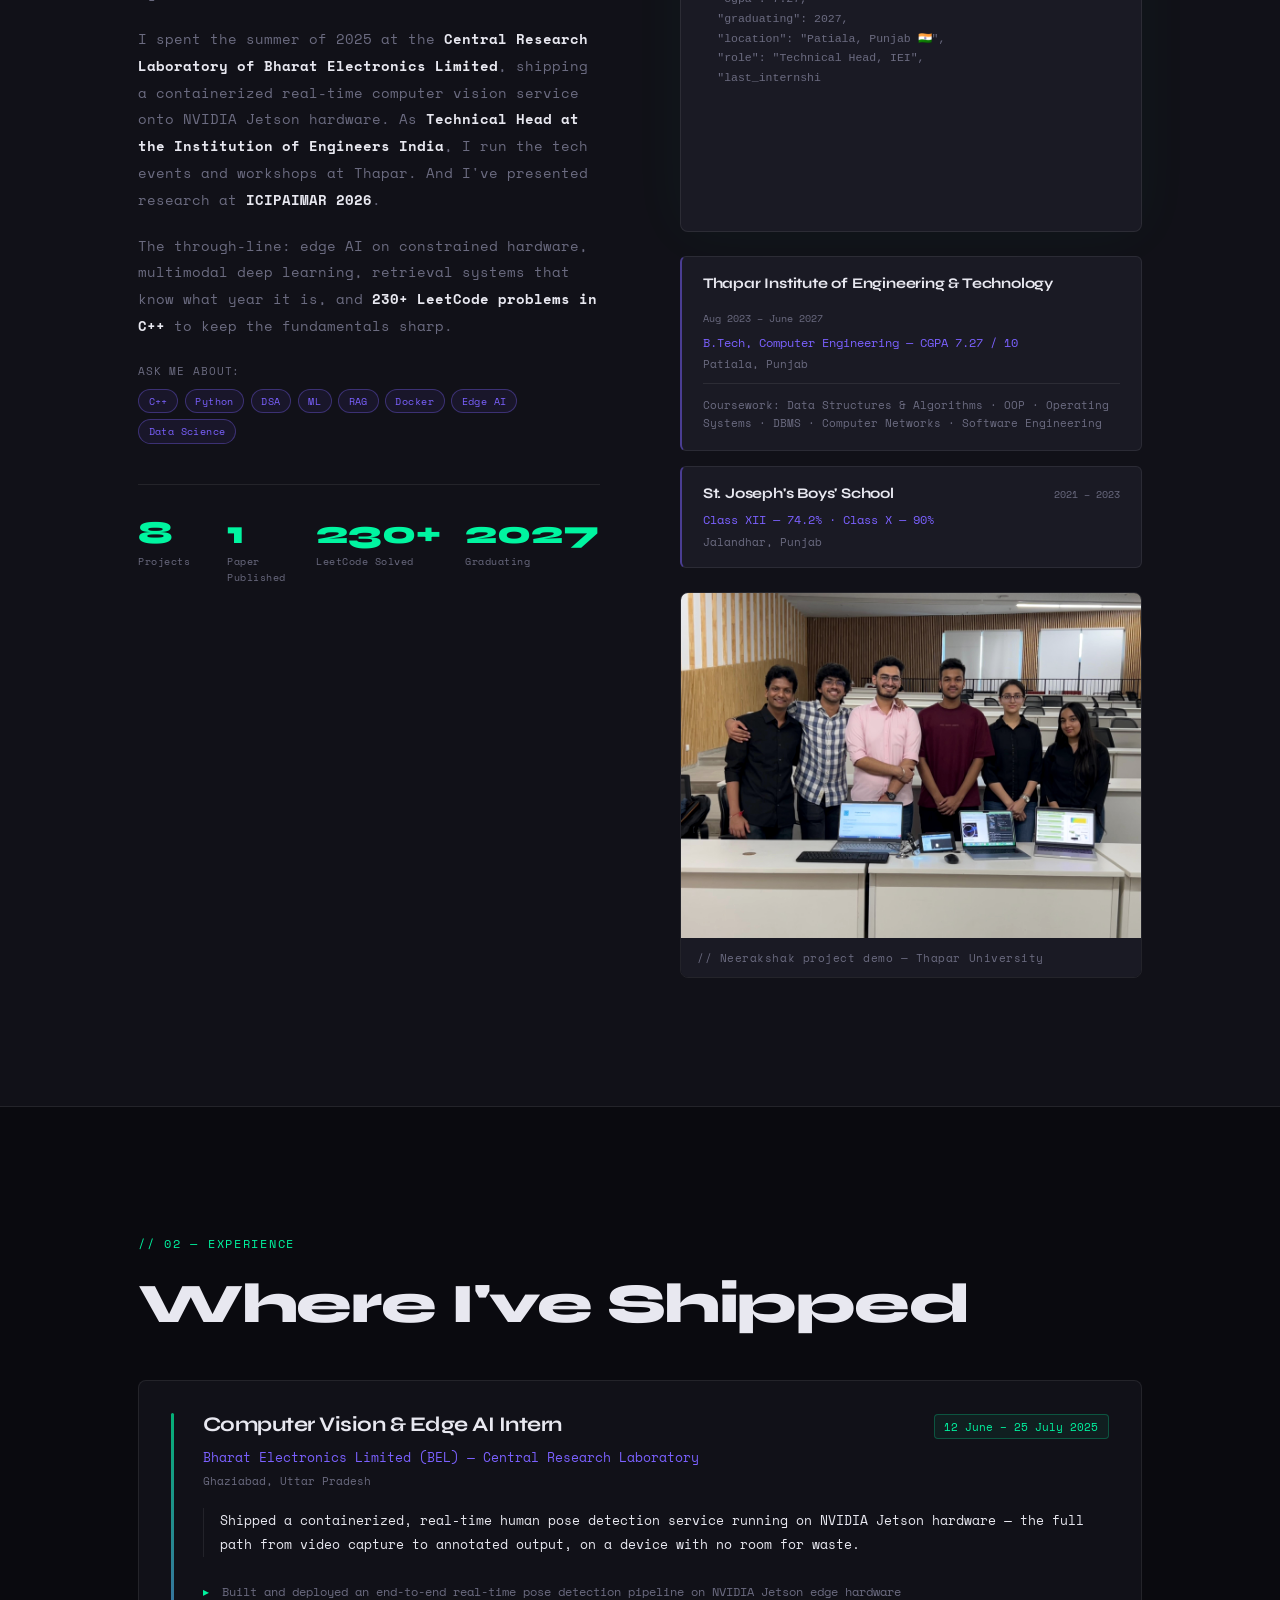
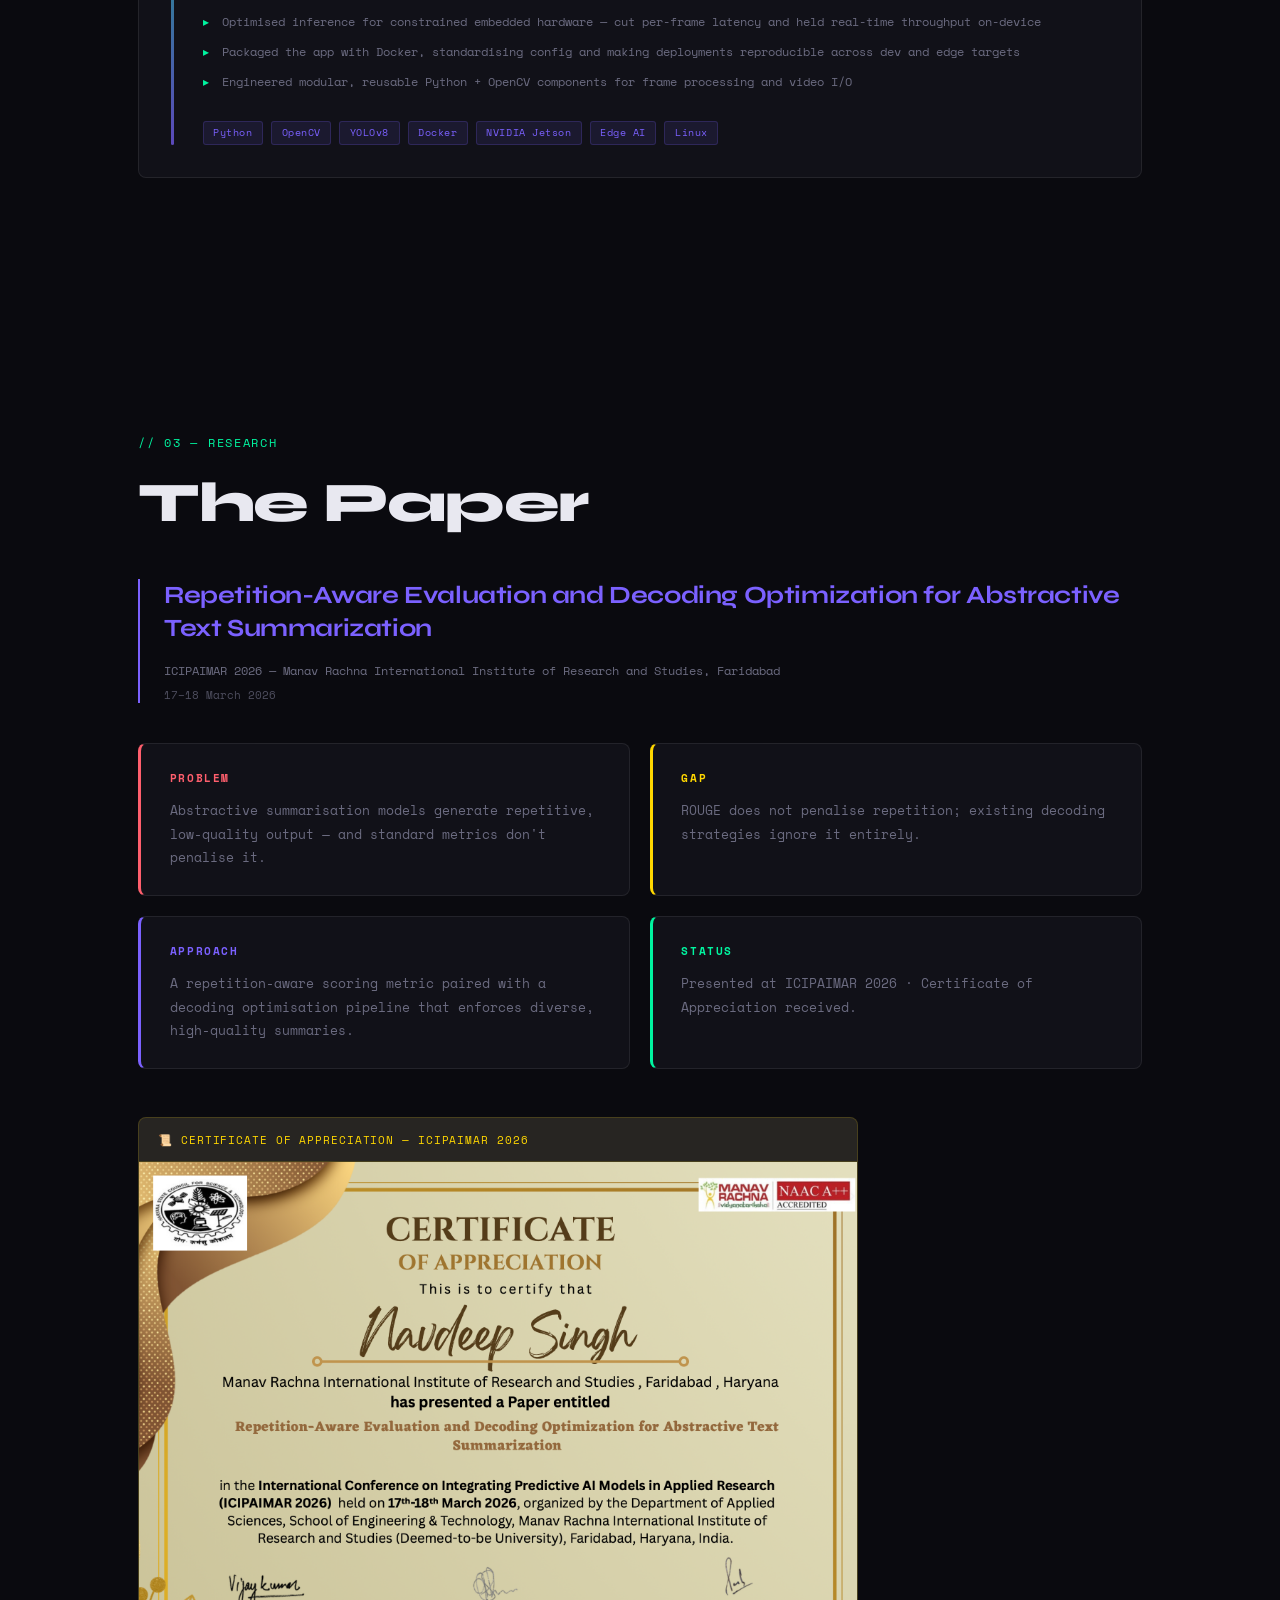
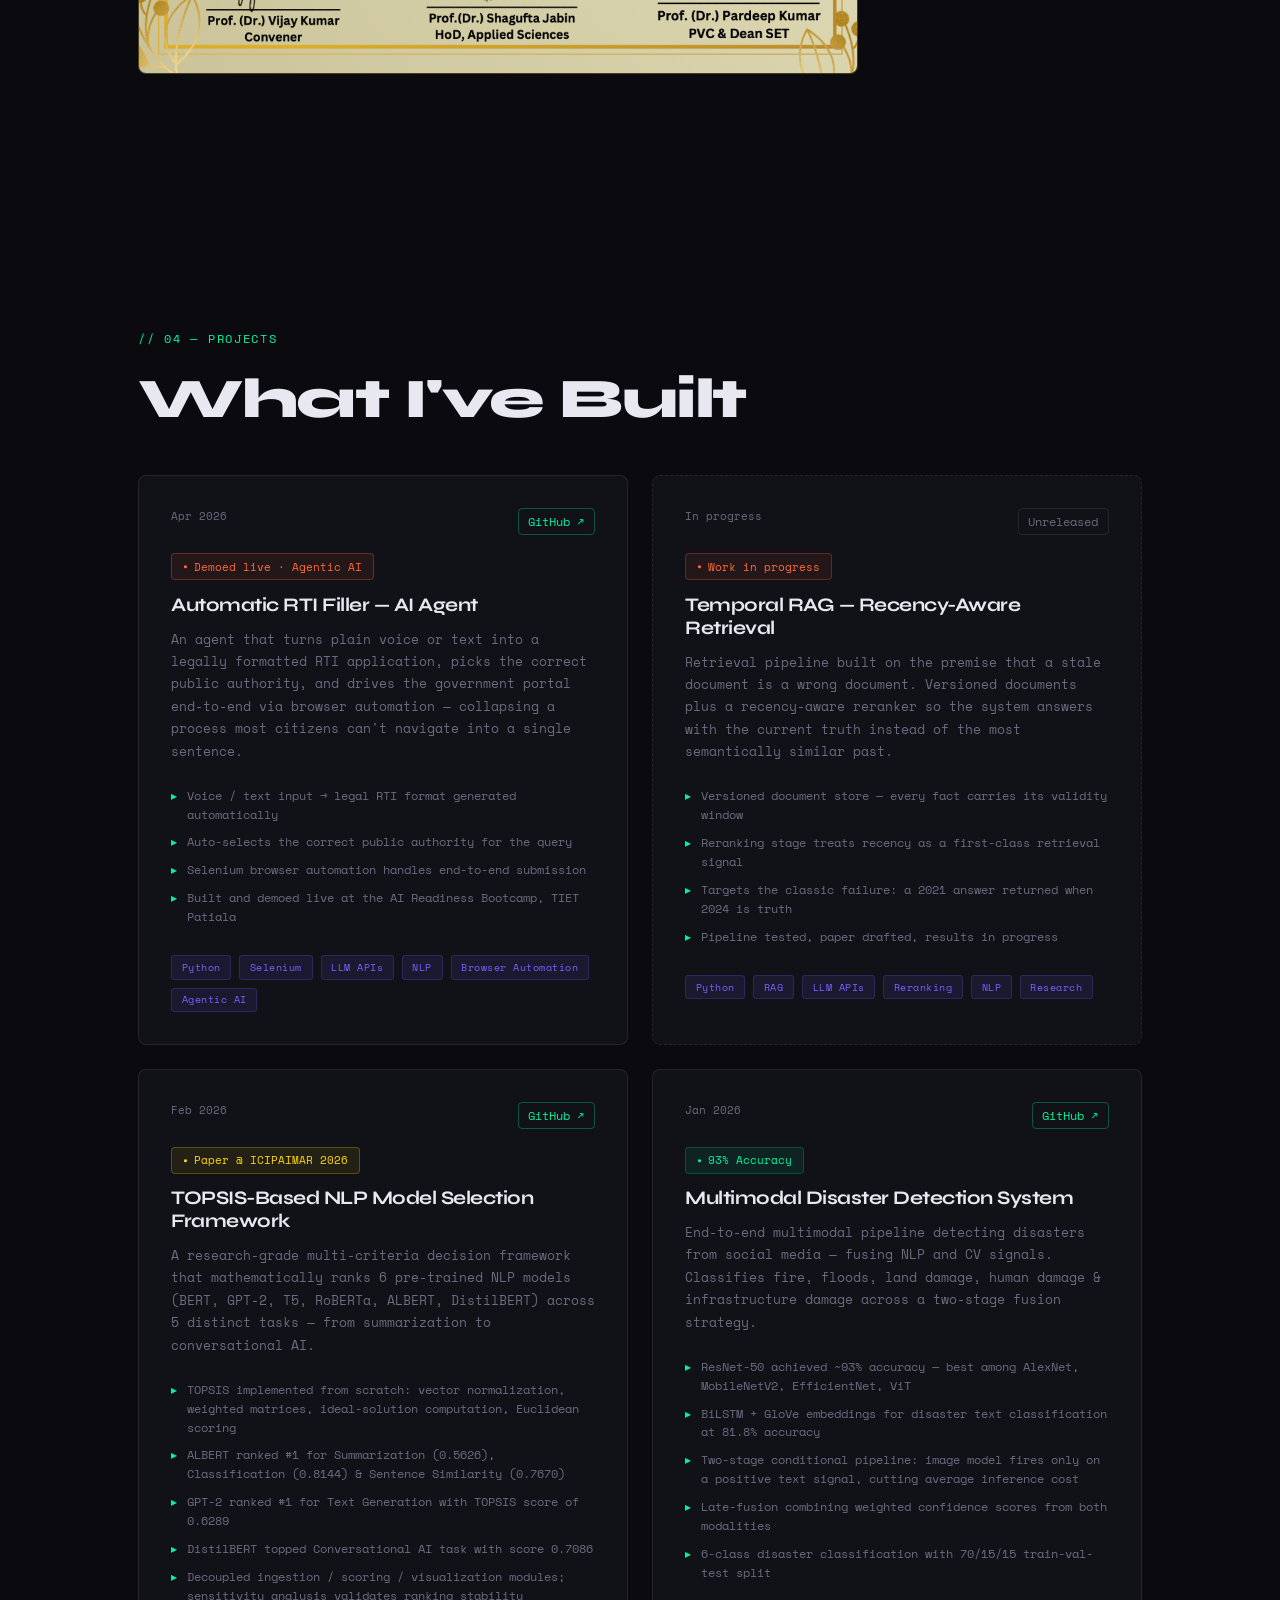
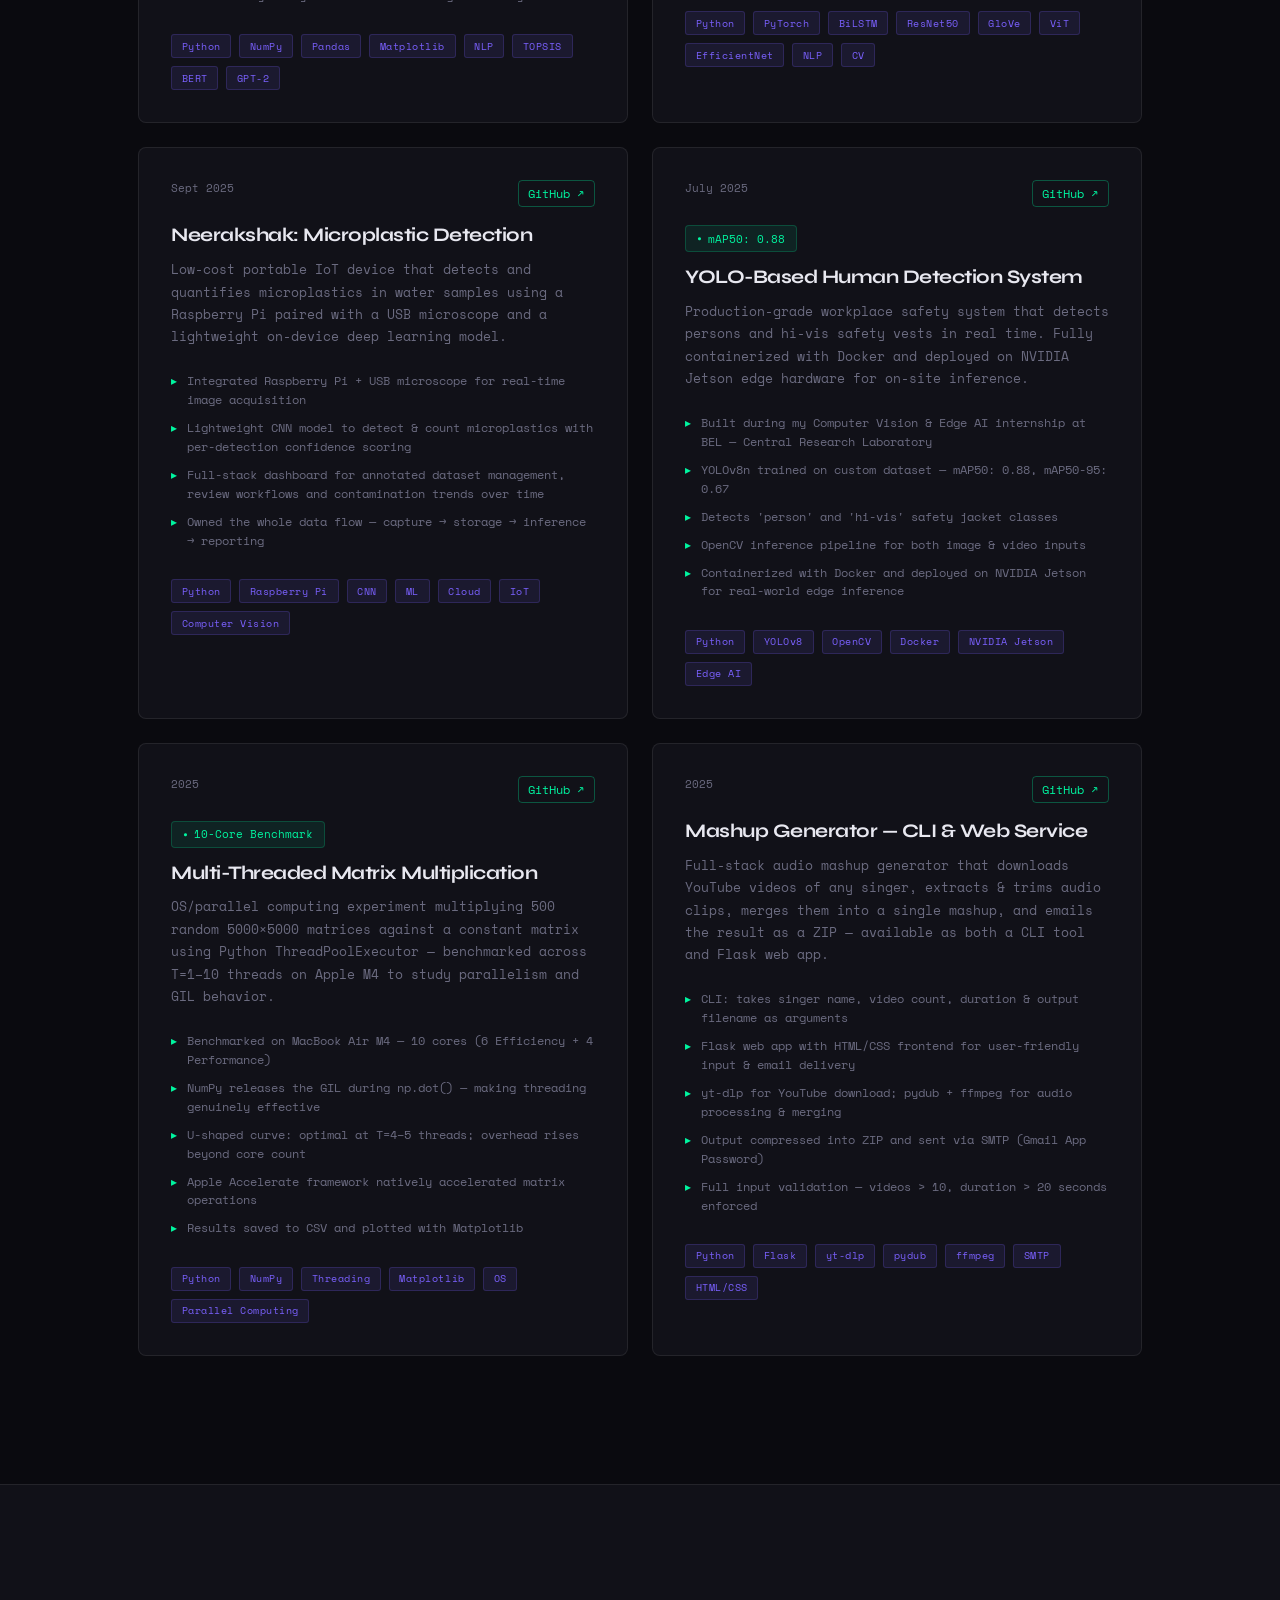
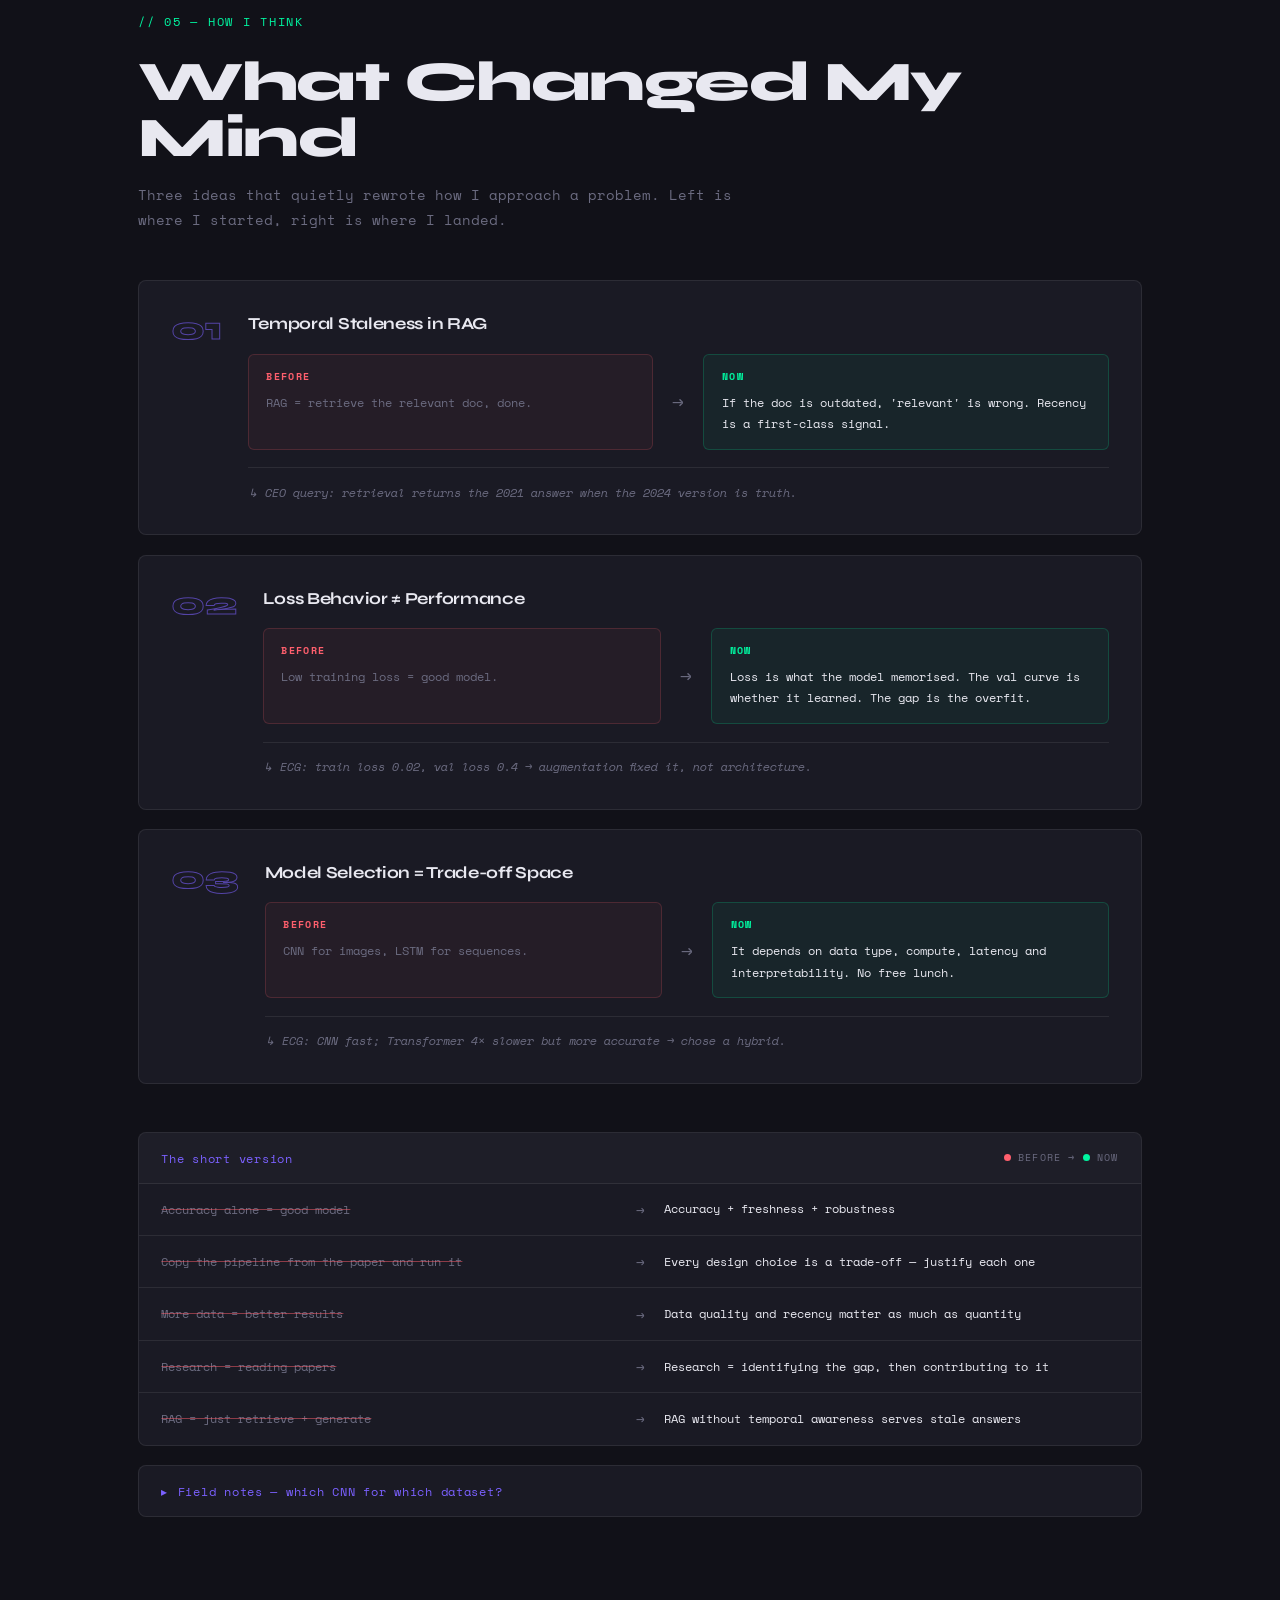
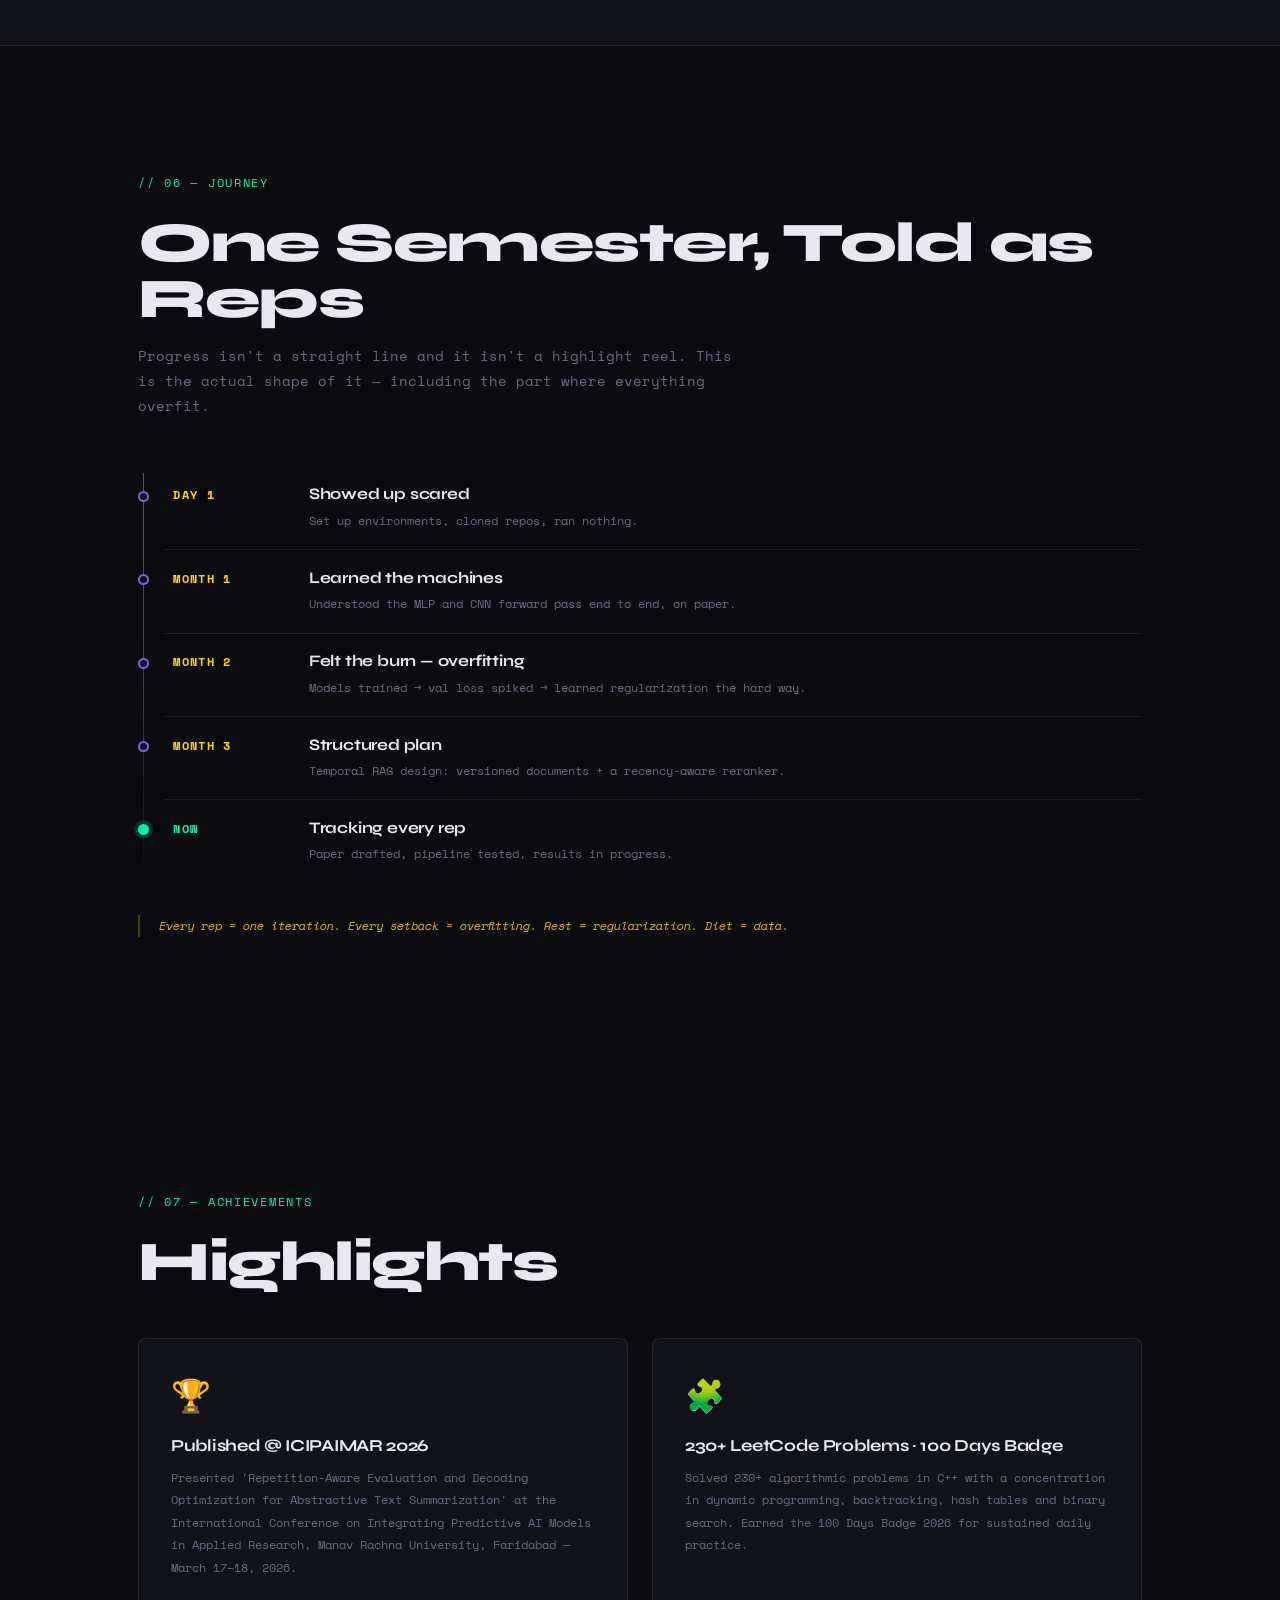
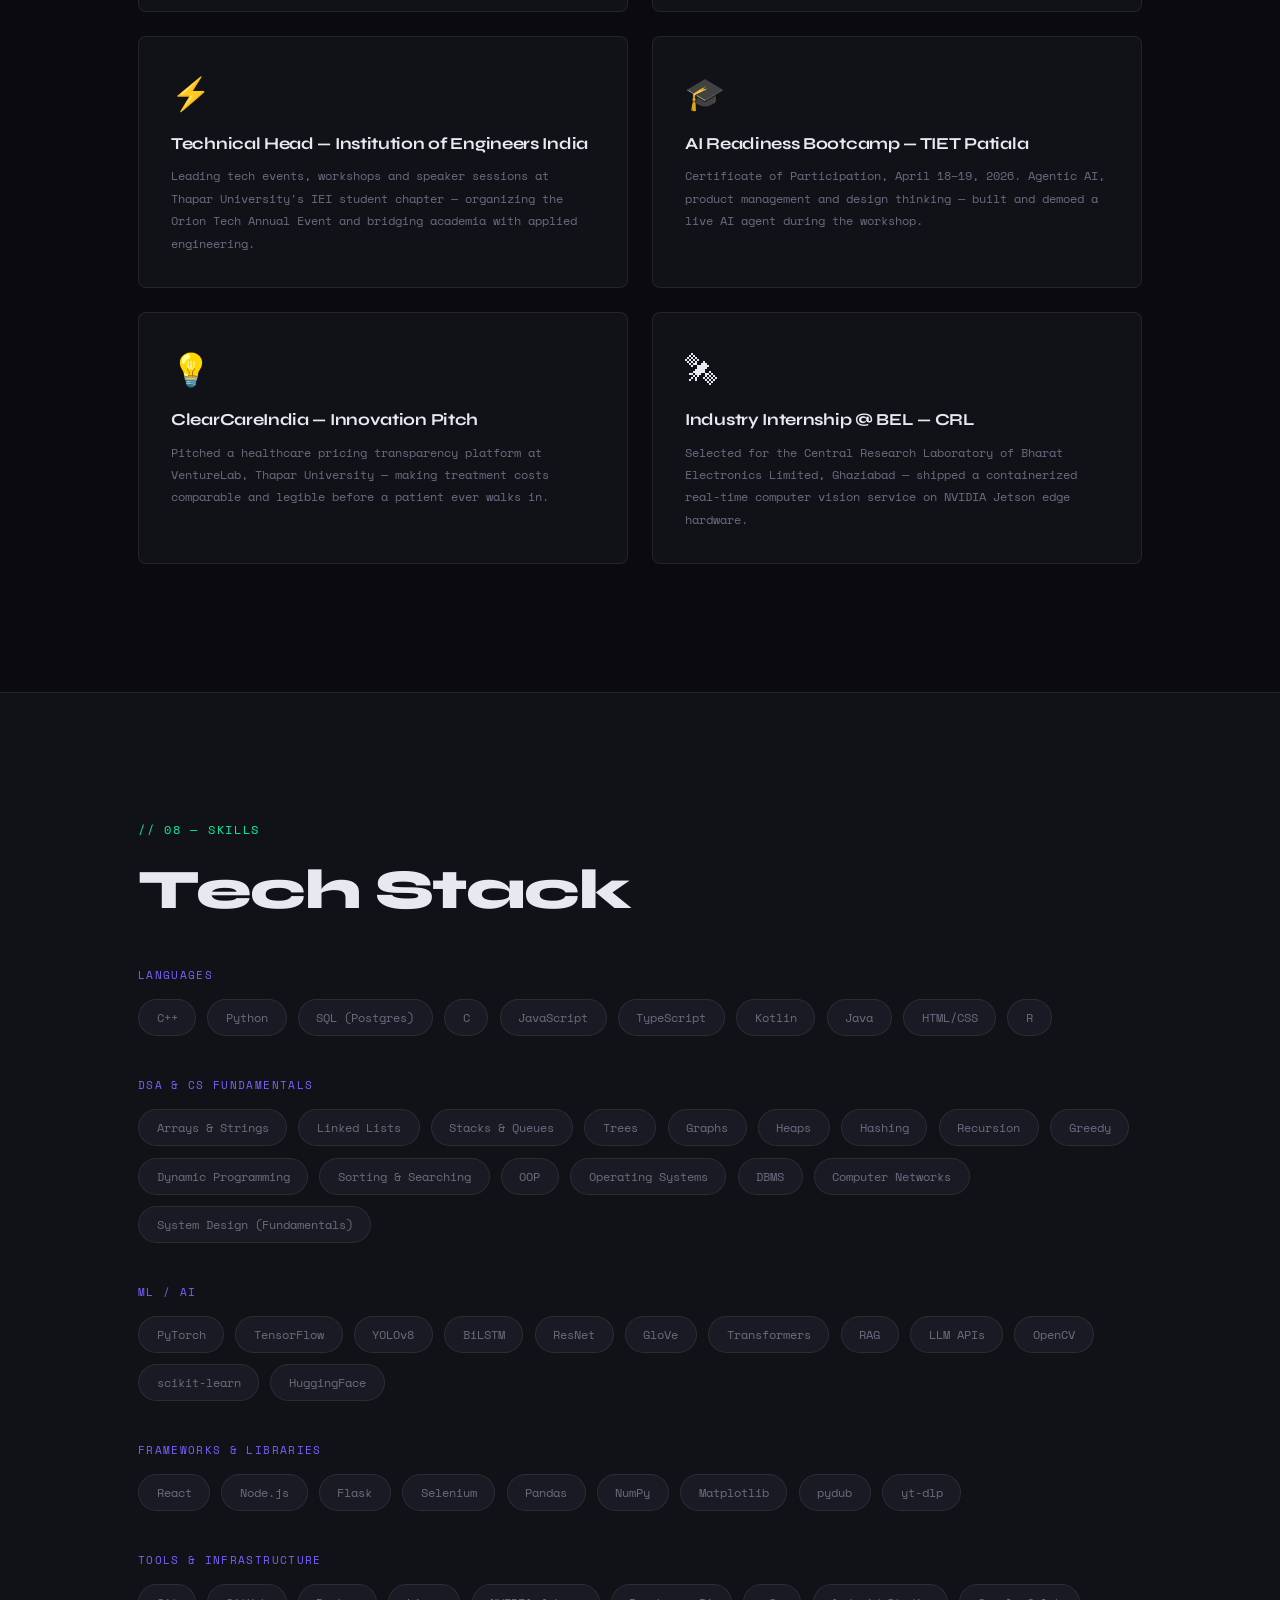
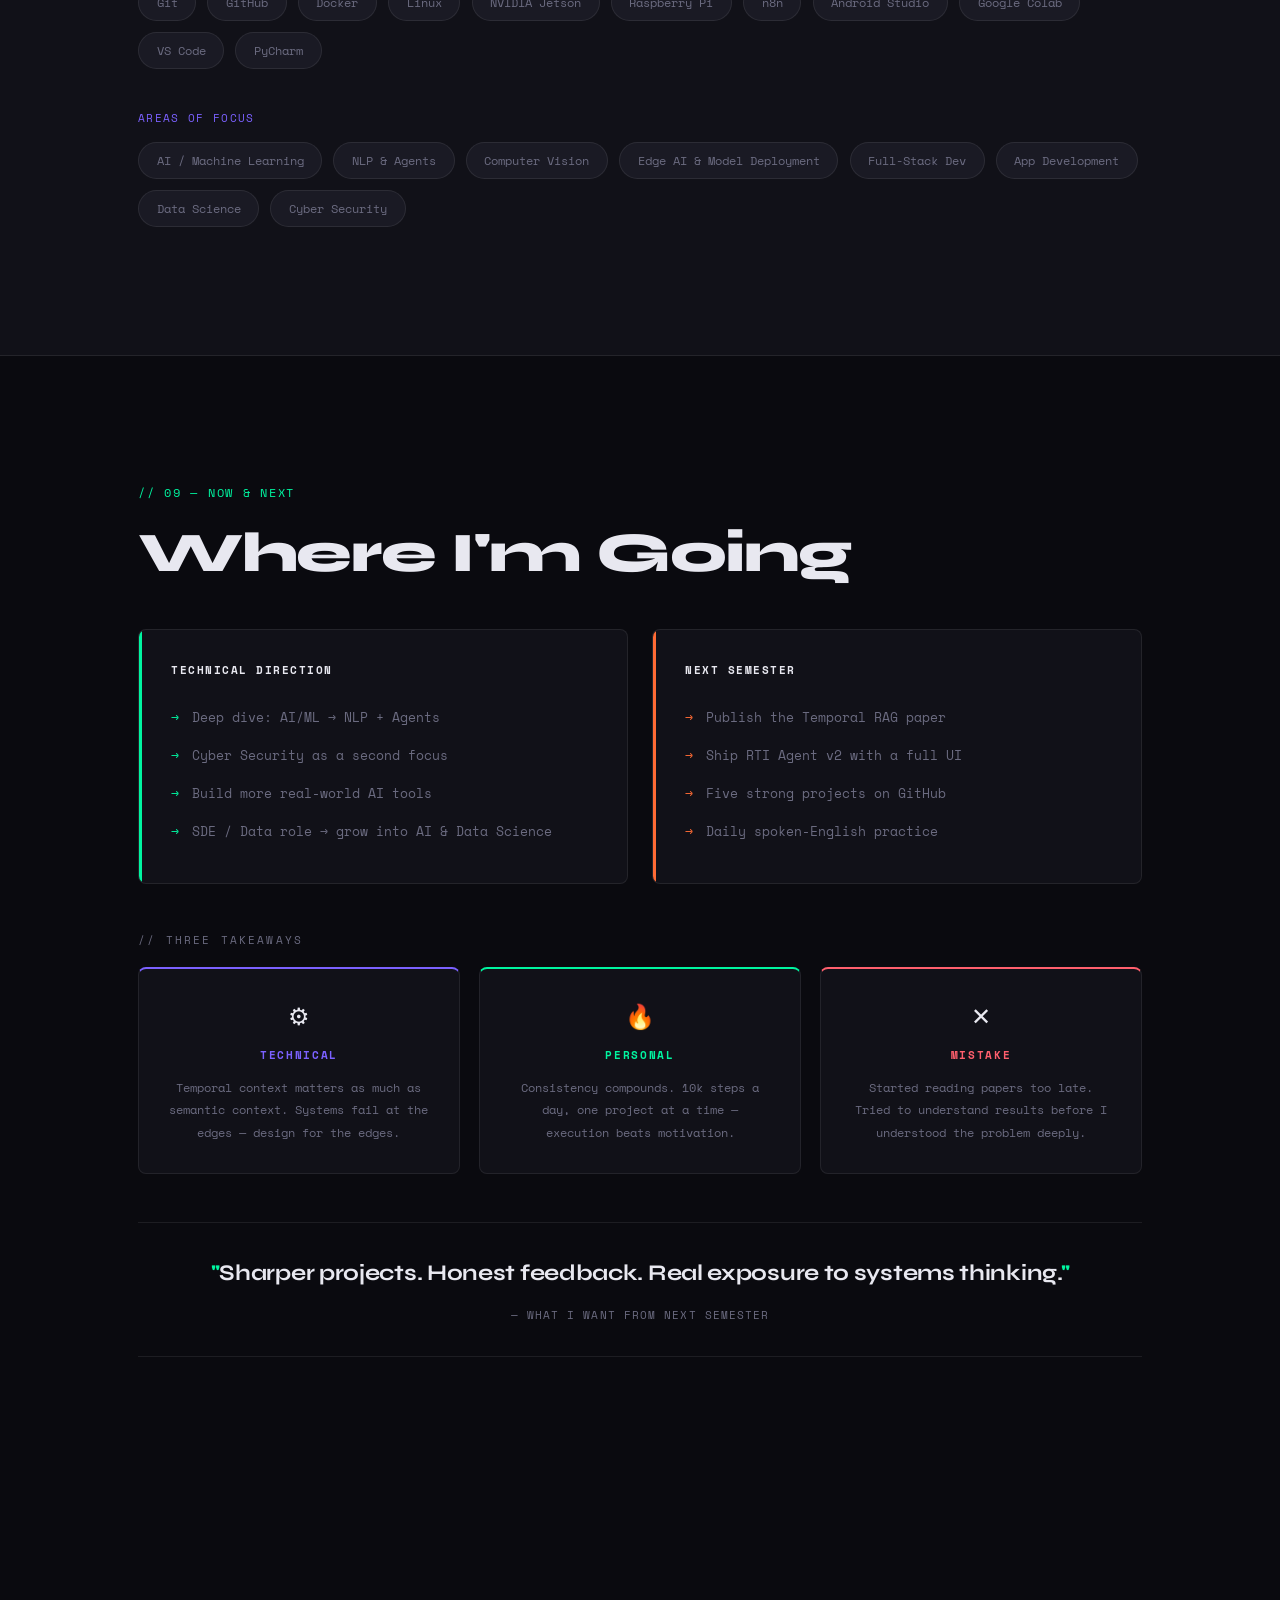
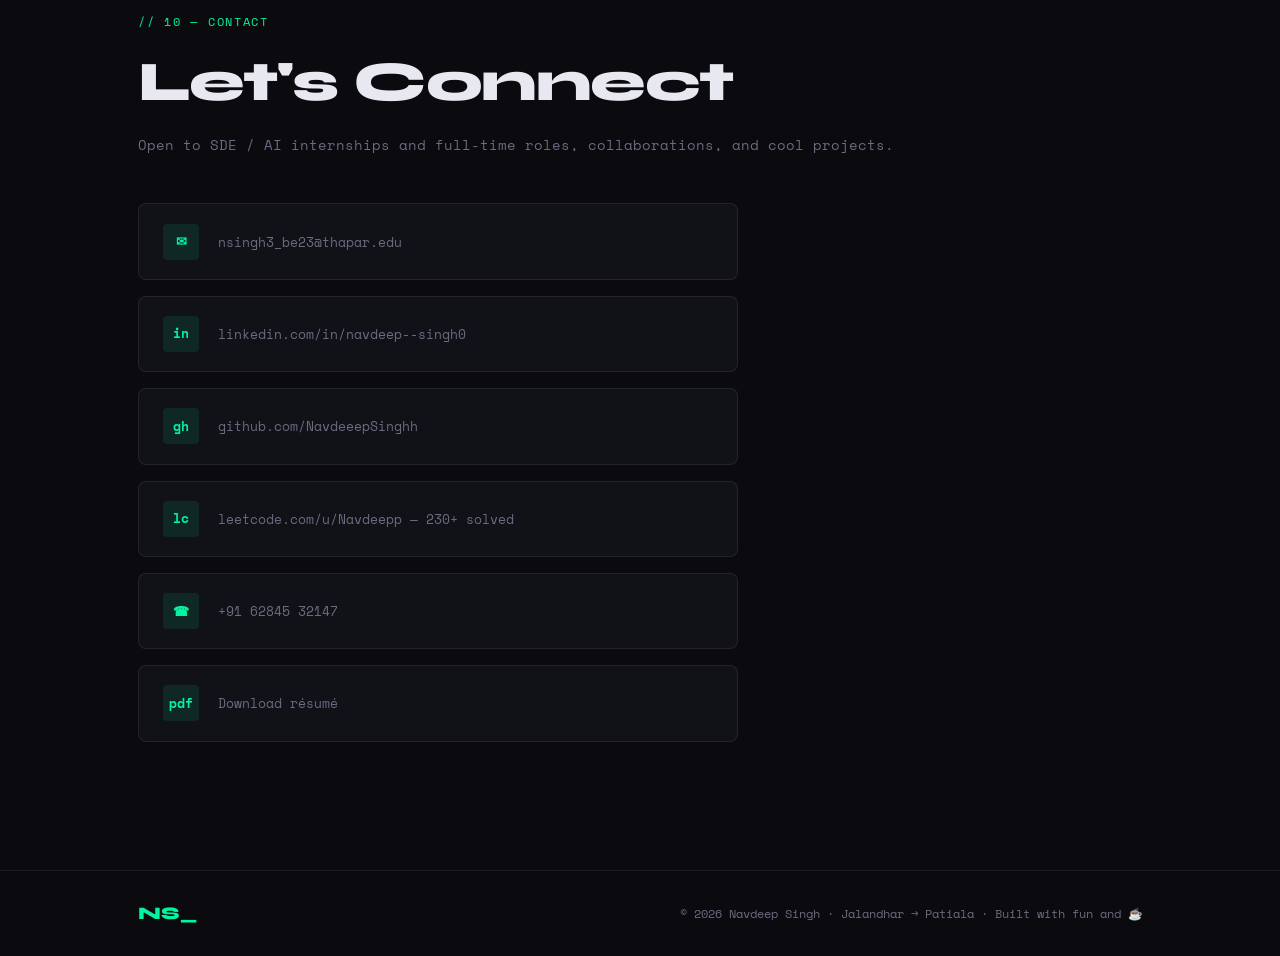
<file: docs/index.html>
<!DOCTYPE html>
<html lang="en">
<head>
  <meta charset="UTF-8" />
  <meta name="viewport" content="width=device-width, initial-scale=1.0" />
  <title>Navdeep Singh — Computer Engineer</title>
  <meta name="description" content="Navdeep Singh — final-year B.Tech Computer Engineering at Thapar University. AI/ML, NLP agents, computer vision and edge AI. Ex-intern at BEL Central Research Laboratory. Published at ICIPAIMAR 2026." />
  <meta name="author" content="Navdeep Singh" />
  <meta name="theme-color" content="#0a0a0f" />

  <!-- Social preview -->
  <meta property="og:type" content="website" />
  <meta property="og:title" content="Navdeep Singh — Computer Engineer" />
  <meta property="og:description" content="AI/ML · NLP & Agents · Computer Vision · Edge AI. Ex-intern @ BEL Central Research Laboratory. Published at ICIPAIMAR 2026." />
  <meta property="og:url" content="https://navdeeepsinghh.github.io" />
  <meta property="og:image" content="https://navdeeepsinghh.github.io/PRoject_image.png" />
  <meta name="twitter:card" content="summary_large_image" />

  <link rel="canonical" href="https://navdeeepsinghh.github.io" />
  <link rel="icon" href="data:image/svg+xml,%3Csvg xmlns='http://www.w3.org/2000/svg' viewBox='0 0 100 100'%3E%3Crect width='100' height='100' rx='18' fill='%230a0a0f'/%3E%3Ctext x='50' y='68' font-family='monospace' font-size='52' font-weight='700' fill='%2300f5a0' text-anchor='middle'%3ENS%3C/text%3E%3C/svg%3E" />

  <link rel="stylesheet" href="css/style.css" />
  <link rel="preconnect" href="https://fonts.googleapis.com" />
  <link rel="preconnect" href="https://fonts.gstatic.com" crossorigin />
  <link href="https://fonts.googleapis.com/css2?family=Space+Mono:ital,wght@0,400;0,700;1,400&family=Syne:wght@400;700;800&display=swap" rel="stylesheet" />
</head>
<body>
  <!-- Noise overlay -->
  <div class="noise"></div>

  <!-- Cursor -->
  <div class="cursor" id="cursor"></div>
  <div class="cursor-trail" id="cursor-trail"></div>

  <!-- Scroll progress -->
  <div class="scroll-progress" id="scroll-progress"></div>

  <a href="#about" class="skip-link">Skip to content</a>

  <!-- NAV -->
  <nav class="nav" id="nav">
    <div class="nav-logo">NS<span class="blink">_</span></div>
    <ul class="nav-links">
      <li><a href="#about">About</a></li>
      <li><a href="#experience">Experience</a></li>
      <li><a href="#research">Research</a></li>
      <li><a href="#projects">Projects</a></li>
      <li><a href="#thinking">Thinking</a></li>
      <li><a href="#journey">Journey</a></li>
      <li><a href="#skills">Skills</a></li>
      <li><a href="#contact">Contact</a></li>
    </ul>
    <button class="hamburger" id="hamburger" aria-label="Toggle menu" aria-expanded="false" aria-controls="nav">
      <span></span><span></span><span></span>
    </button>
  </nav>

  <!-- HERO -->
  <section class="hero" id="home">
    <div class="hero-bg-grid"></div>
    <div class="hero-content">
      <div class="hero-tag">Final-year B.Tech Computer Engineering @ Thapar University</div>
      <h1 class="hero-name">
        <span class="line1">Navdeep</span>
        <span class="line2">Singh</span>
      </h1>
      <p class="hero-tagline">Builder <span class="sep">·</span> Thinker <span class="sep">·</span> In&nbsp;Progress</p>
      <p class="hero-desc">
        Building intelligent systems that survive contact with the real world — microplastic
        detectors, disaster-response AI, agents that file your paperwork, and computer vision
        shipped to edge hardware at <strong>BEL Central Research Laboratory</strong>.
      </p>
      <div class="hero-focus-chips">
        <span class="chip">AI / ML</span>
        <span class="chip">NLP &amp; Agents</span>
        <span class="chip">Computer Vision</span>
        <span class="chip">Edge AI</span>
        <span class="chip">Full-Stack Dev</span>
        <span class="chip">Data Science</span>
        <span class="chip">Cyber Security</span>
      </div>
      <div class="hero-ctas">
        <a href="#projects" class="btn btn-primary">View Projects</a>
        <a href="resume.pdf" target="_blank" rel="noopener" class="btn btn-ghost">Résumé ↓</a>
        <a href="https://github.com/NavdeeepSinghh" target="_blank" rel="noopener" class="btn btn-ghost">GitHub ↗</a>
      </div>
    </div>
    <div class="hero-orb orb1"></div>
    <div class="hero-orb orb2"></div>
    <div class="scroll-indicator">
      <span>scroll</span>
      <div class="scroll-line"></div>
    </div>
  </section>

  <!-- THIS SEMESTER -->
  <section class="semester" id="semester">
    <div class="container">
      <div class="semester-label">// by the numbers</div>
      <div class="semester-grid" id="semester-grid">
        <!-- filled by JS -->
      </div>
    </div>
  </section>

  <!-- ABOUT -->
  <section class="about section" id="about">
    <div class="container">
      <div class="section-label">// 01 — about</div>
      <div class="about-grid">
        <div class="about-text">
          <h2 class="section-heading">Who I Am</h2>
          <p>
            I'm a final-year <strong>B.Tech Computer Engineering student</strong> at
            <strong>Thapar University</strong>, Patiala — working where machine learning,
            computer vision and real systems meet.
          </p>
          <p>
            I spent the summer of 2025 at the <strong>Central Research Laboratory of Bharat
            Electronics Limited</strong>, shipping a containerized real-time computer vision
            service onto NVIDIA Jetson hardware. As <strong>Technical Head at the Institution
            of Engineers India</strong>, I run the tech events and workshops at Thapar. And I've
            presented research at <strong>ICIPAIMAR 2026</strong>.
          </p>
          <p>
            The through-line: edge AI on constrained hardware, multimodal deep learning,
            retrieval systems that know what year it is, and <strong>230+ LeetCode problems
            in C++</strong> to keep the fundamentals sharp.
          </p>
          <div class="ask-me">
            <span class="ask-label">Ask me about:</span>
            <div class="ask-chips">
              <span class="chip chip-sm">C++</span>
              <span class="chip chip-sm">Python</span>
              <span class="chip chip-sm">DSA</span>
              <span class="chip chip-sm">ML</span>
              <span class="chip chip-sm">RAG</span>
              <span class="chip chip-sm">Docker</span>
              <span class="chip chip-sm">Edge AI</span>
              <span class="chip chip-sm">Data Science</span>
            </div>
          </div>
          <div class="about-stats">
            <div class="stat">
              <span class="stat-num">8</span>
              <span class="stat-label">Projects</span>
            </div>
            <div class="stat">
              <span class="stat-num">1</span>
              <span class="stat-label">Paper Published</span>
            </div>
            <div class="stat">
              <span class="stat-num">230+</span>
              <span class="stat-label">LeetCode Solved</span>
            </div>
            <div class="stat">
              <span class="stat-num">2027</span>
              <span class="stat-label">Graduating</span>
            </div>
          </div>
        </div>

        <div class="about-right">
          <div class="about-card">
            <div class="card-header">
              <span class="dot red"></span>
              <span class="dot yellow"></span>
              <span class="dot green"></span>
              <span class="card-title">navdeep@thapar:~$</span>
            </div>
            <div class="card-body">
              <p><span class="cmd">cat</span> profile.json</p>
              <pre class="json-block">{
  "name": "Navdeep Singh",
  "username": "NavdeeepSinghh",
  "degree": "B.Tech Computer Engineering",
  "college": "Thapar University",
  "cgpa": 7.27,
  "graduating": 2027,
  "location": "Patiala, Punjab 🇮🇳",
  "role": "Technical Head, IEI",
  "last_internship": "BEL — CRL, Ghaziabad",
  "focus": [
    "AI / Machine Learning",
    "NLP &amp; Agents",
    "Edge AI &amp; Deployment"
  ],
  "leetcode": "230+ solved (C++)",
  "currently": "Temporal RAG 🔬",
  "status": "open_to_opportunities"
}</pre>
            </div>
          </div>

          <!-- Education -->
          <div class="edu-block" id="education-mount">
            <!-- filled by JS -->
          </div>

          <!-- Team photo -->
          <div class="team-photo-wrap reveal">
            <img src="PRoject_image.png" alt="Navdeep Singh with project team at Thapar University" class="team-photo" loading="lazy" decoding="async" />
            <div class="photo-caption">// Neerakshak project demo — Thapar University</div>
          </div>
        </div>
      </div>
    </div>
  </section>

  <!-- EXPERIENCE -->
  <section class="experience section" id="experience">
    <div class="container">
      <div class="section-label">// 02 — experience</div>
      <h2 class="section-heading">Where I've Shipped</h2>
      <div class="exp-list" id="experience-mount">
        <!-- filled by JS -->
      </div>
    </div>
  </section>

  <!-- RESEARCH -->
  <section class="research section" id="research">
    <div class="container">
      <div class="section-label">// 03 — research</div>
      <h2 class="section-heading">The Paper</h2>
      <div id="research-mount">
        <!-- filled by JS -->
      </div>

      <!-- Certificate -->
      <div class="cert-wrap reveal">
        <div class="cert-label">📜 Certificate of Appreciation — ICIPAIMAR 2026</div>
        <img src="Project.png" alt="Certificate of Appreciation - ICIPAIMAR 2026 - Navdeep Singh" class="cert-img" loading="lazy" decoding="async" />
      </div>
    </div>
  </section>

  <!-- PROJECTS -->
  <section class="projects section" id="projects">
    <div class="container">
      <div class="section-label">// 04 — projects</div>
      <h2 class="section-heading">What I've Built</h2>
      <div class="projects-grid" id="projects-grid">
        <!-- filled by JS -->
      </div>
    </div>
  </section>

  <!-- THINKING -->
  <section class="thinking section" id="thinking">
    <div class="container">
      <div class="section-label">// 05 — how i think</div>
      <h2 class="section-heading">What Changed My Mind</h2>
      <p class="section-sub">
        Three ideas that quietly rewrote how I approach a problem. Left is where I started,
        right is where I landed.
      </p>
      <div class="concepts" id="concepts-mount">
        <!-- filled by JS -->
      </div>

      <div class="shifts-wrap reveal">
        <div class="shifts-head">
          <span class="shifts-title">The short version</span>
          <span class="shifts-legend"><i class="dot-before"></i> before <span class="shifts-arrow">→</span> <i class="dot-now"></i> now</span>
        </div>
        <ul class="shifts-list" id="shifts-mount">
          <!-- filled by JS -->
        </ul>
      </div>

      <details class="field-notes reveal">
        <summary>
          <span class="fn-arrow">▸</span>
          Field notes — which CNN for which dataset?
        </summary>
        <div class="fn-body" id="field-notes-mount">
          <!-- filled by JS -->
        </div>
      </details>
    </div>
  </section>

  <!-- JOURNEY -->
  <section class="journey section" id="journey">
    <div class="container">
      <div class="section-label">// 06 — journey</div>
      <h2 class="section-heading">One Semester, Told as Reps</h2>
      <p class="section-sub">
        Progress isn't a straight line and it isn't a highlight reel. This is the actual
        shape of it — including the part where everything overfit.
      </p>
      <div class="timeline" id="journey-mount">
        <!-- filled by JS -->
      </div>
      <p class="journey-caption" id="journey-caption">
        <!-- filled by JS -->
      </p>
    </div>
  </section>

  <!-- ACHIEVEMENTS -->
  <section class="achievements section" id="achievements">
    <div class="container">
      <div class="section-label">// 07 — achievements</div>
      <h2 class="section-heading">Highlights</h2>
      <div class="achievements-grid" id="achievements-grid">
        <!-- filled by JS -->
      </div>
    </div>
  </section>

  <!-- SKILLS -->
  <section class="skills section" id="skills">
    <div class="container">
      <div class="section-label">// 08 — skills</div>
      <h2 class="section-heading">Tech Stack</h2>
      <div class="skills-wrapper" id="skills-wrapper">
        <!-- filled by JS -->
      </div>
    </div>
  </section>

  <!-- NOW & NEXT -->
  <section class="nownext section" id="nownext">
    <div class="container">
      <div class="section-label">// 09 — now &amp; next</div>
      <h2 class="section-heading">Where I'm Going</h2>
      <div class="nownext-grid" id="nownext-mount">
        <!-- filled by JS -->
      </div>

      <div class="takeaways-label reveal">// three takeaways</div>
      <div class="takeaways-grid" id="takeaways-mount">
        <!-- filled by JS -->
      </div>

      <blockquote class="closing-quote reveal" id="closing-quote">
        <!-- filled by JS -->
      </blockquote>
    </div>
  </section>

  <!-- CONTACT -->
  <section class="contact section" id="contact">
    <div class="container">
      <div class="section-label">// 10 — contact</div>
      <h2 class="section-heading">Let's Connect</h2>
      <p class="contact-sub">Open to SDE / AI internships and full-time roles, collaborations, and cool projects.</p>
      <div class="contact-links">
        <a href="mailto:nsingh3_be23@thapar.edu" class="contact-card">
          <span class="contact-icon">✉</span>
          <span class="contact-text">nsingh3_be23@thapar.edu</span>
          <span class="contact-arrow">→</span>
        </a>
        <a href="https://www.linkedin.com/in/navdeep--singh0" target="_blank" rel="noopener" class="contact-card">
          <span class="contact-icon">in</span>
          <span class="contact-text">linkedin.com/in/navdeep--singh0</span>
          <span class="contact-arrow">→</span>
        </a>
        <a href="https://github.com/NavdeeepSinghh" target="_blank" rel="noopener" class="contact-card">
          <span class="contact-icon">gh</span>
          <span class="contact-text">github.com/NavdeeepSinghh</span>
          <span class="contact-arrow">→</span>
        </a>
        <a href="https://leetcode.com/u/Navdeepp" target="_blank" rel="noopener" class="contact-card">
          <span class="contact-icon">lc</span>
          <span class="contact-text">leetcode.com/u/Navdeepp — 230+ solved</span>
          <span class="contact-arrow">→</span>
        </a>
        <a href="tel:+916284532147" class="contact-card">
          <span class="contact-icon">☎</span>
          <span class="contact-text">+91 62845 32147</span>
          <span class="contact-arrow">→</span>
        </a>
        <a href="resume.pdf" target="_blank" rel="noopener" class="contact-card">
          <span class="contact-icon">pdf</span>
          <span class="contact-text">Download résumé</span>
          <span class="contact-arrow">→</span>
        </a>
      </div>
    </div>
  </section>

  <!-- FOOTER -->
  <footer class="footer">
    <div class="container footer-inner">
      <span class="footer-logo">NS<span class="blink">_</span></span>
      <span class="footer-copy">© 2026 Navdeep Singh · Jalandhar → Patiala · Built with fun and ☕</span>
    </div>
  </footer>

  <script src="js/data.js"></script>
  <script src="js/main.js"></script>
</body>
</html>
</file>
<file: css/style.css>
/* ============================================================
   NAVDEEP SINGH — Portfolio CSS
   Aesthetic: Dark terminal-meets-brutalist with neon accents
   ============================================================ */

:root {
  --bg: #0a0a0f;
  --bg2: #111118;
  --bg3: #1a1a24;
  --accent: #00f5a0;
  --accent2: #7b61ff;
  --accent3: #ff6b35;
  --gold: #ffd700;
  --red: #ff5f6d;
  --text: #e8e8f0;
  --text-muted: #6b6b80;
  --border: rgba(255,255,255,0.08);
  --font-display: 'Syne', sans-serif;
  --font-mono: 'Space Mono', monospace;
  --radius: 4px;
  --transition: 0.3s cubic-bezier(0.4, 0, 0.2, 1);
}

*, *::before, *::after { box-sizing: border-box; margin: 0; padding: 0; }
html { scroll-behavior: smooth; scroll-padding-top: 90px; }
body {
  background: var(--bg); color: var(--text);
  font-family: var(--font-mono); overflow-x: hidden; cursor: none;
}
body.nav-locked { overflow: hidden; }

/* Devices without a fine pointer keep the real system cursor */
html.no-custom-cursor body,
html.no-custom-cursor .btn,
html.no-custom-cursor .hamburger { cursor: auto; }
html.no-custom-cursor a,
html.no-custom-cursor button,
html.no-custom-cursor summary { cursor: pointer; }

/* ── FOCUS VISIBILITY ── */
:focus-visible {
  outline: 2px solid var(--accent);
  outline-offset: 3px;
  border-radius: 2px;
}
.skip-link {
  position: fixed; top: -100px; left: 1rem; z-index: 1001;
  background: var(--accent); color: var(--bg); font-size: 0.75rem;
  padding: 0.6rem 1rem; border-radius: var(--radius);
  text-decoration: none; font-weight: 700; transition: top 0.2s;
}
.skip-link:focus { top: 1rem; }

/* ── SCROLL PROGRESS ── */
.scroll-progress {
  position: fixed; top: 0; left: 0; right: 0; height: 2px; z-index: 200;
  background: linear-gradient(90deg, var(--accent), var(--accent2));
  transform: scaleX(0); transform-origin: left; pointer-events: none;
}

/* ── NOISE OVERLAY ── */
.noise {
  position: fixed; inset: 0; z-index: 999; pointer-events: none; opacity: 0.03;
  background-image: url("data:image/svg+xml,%3Csvg viewBox='0 0 256 256' xmlns='http://www.w3.org/2000/svg'%3E%3Cfilter id='noise'%3E%3CfeTurbulence type='fractalNoise' baseFrequency='0.9' numOctaves='4' stitchTiles='stitch'/%3E%3C/filter%3E%3Crect width='100%25' height='100%25' filter='url(%23noise)'/%3E%3C/svg%3E");
}

/* ── CUSTOM CURSOR ── */
.cursor {
  position: fixed; top: 0; left: 0; z-index: 1000; pointer-events: none;
  width: 10px; height: 10px; border-radius: 50%;
  background: var(--accent); mix-blend-mode: difference;
  transform: translate(-50%, -50%); transition: transform 0.1s;
}
.cursor-trail {
  position: fixed; top: 0; left: 0; z-index: 999; pointer-events: none;
  width: 32px; height: 32px; border-radius: 50%;
  border: 1px solid rgba(0,245,160,0.3); transform: translate(-50%, -50%);
  transition: transform 0.18s ease, opacity 0.3s;
}

/* ── NAV ── */
.nav {
  position: fixed; top: 0; left: 0; right: 0; z-index: 100;
  display: flex; align-items: center; justify-content: space-between;
  padding: 1.25rem 3rem; border-bottom: 1px solid transparent;
  transition: background var(--transition), border-color var(--transition);
}
.nav.scrolled {
  background: rgba(10,10,15,0.9); backdrop-filter: blur(12px); border-color: var(--border);
}
.nav-logo {
  font-family: var(--font-display); font-size: 1.4rem; font-weight: 800;
  color: var(--accent); letter-spacing: -1px;
}
.nav-links { display: flex; gap: 1.3rem; list-style: none; }
.nav-links a {
  font-family: var(--font-mono); font-size: 0.72rem;
  color: var(--text-muted); text-decoration: none; letter-spacing: 0.05em;
  text-transform: uppercase; transition: color var(--transition); position: relative;
}
.nav-links a::after {
  content: ''; position: absolute; bottom: -3px; left: 0;
  width: 0; height: 1px; background: var(--accent); transition: width var(--transition);
}
.nav-links a:hover { color: var(--accent); }
.nav-links a:hover::after { width: 100%; }
.nav-links a.active-link { color: var(--text); }
.nav-links a.active-link::after { width: 100%; background: var(--accent2); }

.hamburger {
  display: none; flex-direction: column; gap: 5px;
  background: none; border: none; cursor: none; padding: 4px;
}
.hamburger span { display: block; width: 22px; height: 2px; background: var(--text); transition: var(--transition); }

/* ── BLINK ── */
.blink { animation: blink 1s step-end infinite; }
@keyframes blink { 50% { opacity: 0; } }

/* ── HERO ── */
.hero {
  min-height: 100vh; display: flex; align-items: center;
  position: relative; overflow: hidden; padding: 0 3rem;
}
.hero-bg-grid {
  position: absolute; inset: 0;
  background-image:
    linear-gradient(var(--border) 1px, transparent 1px),
    linear-gradient(90deg, var(--border) 1px, transparent 1px);
  background-size: 60px 60px;
  mask-image: radial-gradient(ellipse 80% 80% at 50% 50%, black 40%, transparent 100%);
  -webkit-mask-image: radial-gradient(ellipse 80% 80% at 50% 50%, black 40%, transparent 100%);
}
/* min-width:0 so the giant display type can't blow the flex item past the viewport */
.hero-content { position: relative; z-index: 2; max-width: 860px; min-width: 0; width: 100%; }
.hero-tag {
  display: inline-block; font-size: 0.75rem; letter-spacing: 0.12em;
  text-transform: uppercase; color: var(--accent); margin-bottom: 1.5rem;
  border: 1px solid rgba(0,245,160,0.3); padding: 0.3rem 0.8rem;
  border-radius: var(--radius); animation: fadeSlideUp 0.7s ease both;
}
.hero-name {
  font-family: var(--font-display); font-weight: 800;
  line-height: 0.92; letter-spacing: -3px; margin-bottom: 1rem;
}
.hero-name .line1 {
  display: block; font-size: clamp(2.6rem, 13vw, 10rem); color: var(--text);
  animation: fadeSlideUp 0.7s 0.1s ease both;
}
.hero-name .line2 {
  display: block; font-size: clamp(2.6rem, 13vw, 10rem); color: transparent;
  -webkit-text-stroke: 1.5px rgba(255,255,255,0.25); animation: fadeSlideUp 0.7s 0.2s ease both;
}
.hero-tagline {
  font-size: 0.9rem; letter-spacing: 0.16em; text-transform: uppercase;
  color: var(--accent2); margin-bottom: 1.3rem;
  animation: fadeSlideUp 0.7s 0.25s ease both;
}
.hero-tagline .sep { color: var(--text-muted); margin: 0 0.35rem; }
.hero-desc {
  font-size: 1rem; color: var(--text-muted); line-height: 1.8;
  max-width: 560px; margin-bottom: 1.5rem; animation: fadeSlideUp 0.7s 0.3s ease both;
}

/* ── CHIPS ── */
.hero-focus-chips {
  display: flex; flex-wrap: wrap; gap: 0.5rem;
  margin-bottom: 2rem; animation: fadeSlideUp 0.7s 0.35s ease both;
}
.chip {
  font-size: 0.68rem; padding: 0.3rem 0.8rem; border-radius: 100px;
  border: 1px solid rgba(123,97,255,0.35); background: rgba(123,97,255,0.08);
  color: var(--accent2); letter-spacing: 0.04em;
}
.chip-sm { font-size: 0.64rem; padding: 0.22rem 0.6rem; }

.hero-ctas { display: flex; gap: 1rem; flex-wrap: wrap; animation: fadeSlideUp 0.7s 0.4s ease both; }

.btn {
  display: inline-flex; align-items: center; gap: 0.5rem;
  padding: 0.75rem 1.8rem; font-family: var(--font-mono);
  font-size: 0.8rem; letter-spacing: 0.05em; text-decoration: none;
  border-radius: var(--radius); transition: var(--transition); cursor: none;
}
.btn-primary { background: var(--accent); color: var(--bg); font-weight: 700; border: 2px solid var(--accent); }
.btn-primary:hover { background: transparent; color: var(--accent); transform: translateY(-2px); }
.btn-ghost { background: transparent; color: var(--text); border: 1px solid var(--border); }
.btn-ghost:hover { border-color: var(--accent2); color: var(--accent2); transform: translateY(-2px); }

/* ORB BLOBS */
.hero-orb { position: absolute; border-radius: 50%; filter: blur(100px); pointer-events: none; z-index: 1; }
.orb1 {
  width: 600px; height: 600px;
  background: radial-gradient(circle, rgba(0,245,160,0.08) 0%, transparent 70%);
  top: -200px; right: -150px; animation: floatOrb 8s ease-in-out infinite;
}
.orb2 {
  width: 400px; height: 400px;
  background: radial-gradient(circle, rgba(123,97,255,0.1) 0%, transparent 70%);
  bottom: -100px; left: 200px; animation: floatOrb 11s ease-in-out infinite reverse;
}
@keyframes floatOrb { 0%, 100% { transform: translateY(0) scale(1); } 50% { transform: translateY(-40px) scale(1.05); } }

.scroll-indicator {
  position: absolute; bottom: 2.5rem; left: 3rem;
  display: flex; flex-direction: column; align-items: center; gap: 0.5rem;
  font-size: 0.65rem; letter-spacing: 0.15em; text-transform: uppercase;
  color: var(--text-muted); animation: fadeSlideUp 1s 0.8s ease both;
}
.scroll-line {
  width: 1px; height: 50px; background: linear-gradient(var(--accent), transparent);
  animation: scrollPulse 2s ease-in-out infinite;
}
@keyframes scrollPulse { 0%, 100% { opacity: 1; } 50% { opacity: 0.3; } }

/* ── SECTIONS ── */
.section { padding: 8rem 0; }
.container { max-width: 1100px; margin: 0 auto; padding: 0 3rem; }
.section-label {
  font-size: 0.72rem; letter-spacing: 0.15em; color: var(--accent);
  text-transform: uppercase; margin-bottom: 1.5rem; font-family: var(--font-mono);
}
.section-heading {
  font-family: var(--font-display); font-size: clamp(2.2rem, 5vw, 3.5rem);
  font-weight: 800; letter-spacing: -1.5px; margin-bottom: 3rem; line-height: 1;
}
.section-sub {
  color: var(--text-muted); font-size: 0.88rem; line-height: 1.8;
  max-width: 620px; margin-top: -2rem; margin-bottom: 3rem;
}

/* ── THIS SEMESTER BAND ── */
.semester {
  background: var(--bg2); border-top: 1px solid var(--border);
  padding: 3.5rem 0; position: relative; overflow: hidden;
}
.semester::before {
  content: ''; position: absolute; top: 0; left: 0; right: 0; height: 1px;
  background: linear-gradient(90deg, transparent, var(--accent), var(--accent2), transparent);
  opacity: 0.5;
}
.semester-label {
  font-size: 0.68rem; letter-spacing: 0.2em; text-transform: uppercase;
  color: var(--text-muted); margin-bottom: 2rem;
}
.semester-grid {
  display: grid; grid-template-columns: repeat(4, 1fr); gap: 2rem 1.5rem;
}
.semester-stat {
  border-left: 1px solid var(--border); padding-left: 1rem;
  transition: border-color var(--transition);
}
.semester-stat:hover { border-left-color: var(--accent); }
.sem-num {
  display: block; font-family: var(--font-display); font-weight: 800;
  font-size: clamp(1.8rem, 3.4vw, 2.6rem); line-height: 1;
  background: linear-gradient(135deg, var(--accent), var(--accent2));
  -webkit-background-clip: text; background-clip: text;
  -webkit-text-fill-color: transparent; font-variant-numeric: tabular-nums;
}
.sem-label {
  display: block; margin-top: 0.6rem; font-size: 0.64rem;
  color: var(--text-muted); letter-spacing: 0.05em; line-height: 1.5;
}

/* ── ABOUT ── */
.about { background: var(--bg2); border-top: 1px solid var(--border); border-bottom: 1px solid var(--border); }
.about-grid { display: grid; grid-template-columns: 1fr 1fr; gap: 5rem; align-items: start; }
.about-text p { color: var(--text-muted); line-height: 1.9; margin-bottom: 1.2rem; font-size: 0.88rem; }
.about-text strong { color: var(--text); }

/* Ask me chips */
.ask-me { margin-top: 1.5rem; margin-bottom: 0.5rem; }
.ask-label {
  font-size: 0.68rem; color: var(--text-muted); letter-spacing: 0.08em;
  text-transform: uppercase; display: block; margin-bottom: 0.6rem;
}
.ask-chips { display: flex; flex-wrap: wrap; gap: 0.4rem; }

.about-stats {
  display: grid; grid-template-columns: repeat(4, 1fr); gap: 1.5rem;
  margin-top: 2.5rem; padding-top: 2rem; border-top: 1px solid var(--border);
}
.stat-num {
  display: block; font-family: var(--font-display);
  font-size: 2rem; font-weight: 800; color: var(--accent); line-height: 1;
}
.stat-label { font-size: 0.65rem; color: var(--text-muted); letter-spacing: 0.05em; margin-top: 0.3rem; display: block; }

/* TERMINAL CARD */
.about-card {
  background: var(--bg3); border: 1px solid var(--border);
  border-radius: 8px; overflow: hidden; margin-bottom: 1.5rem;
  box-shadow: 0 0 60px rgba(0,245,160,0.04);
}
.card-header {
  display: flex; align-items: center; gap: 0.4rem;
  padding: 0.8rem 1rem; background: rgba(255,255,255,0.03); border-bottom: 1px solid var(--border);
}
.dot { width: 10px; height: 10px; border-radius: 50%; }
.dot.red { background: #ff5f57; }
.dot.yellow { background: #ffbd2e; }
.dot.green { background: #28ca41; }
.card-title { font-size: 0.7rem; color: var(--text-muted); margin-left: 0.5rem; }
.card-body { padding: 1.2rem 1.4rem; }
.card-body p { font-size: 0.78rem; color: var(--text-muted); margin-bottom: 0.8rem; }
.cmd { color: var(--accent); }
.json-block {
  font-size: 0.72rem; line-height: 1.7; color: var(--text-muted);
  white-space: pre-wrap; overflow: hidden; min-height: 20rem;
}

/* EDUCATION */
.edu-block { display: flex; flex-direction: column; gap: 0.9rem; margin-bottom: 1.5rem; }
.edu-item {
  background: var(--bg3); border: 1px solid var(--border);
  border-left: 2px solid rgba(123,97,255,0.5); border-radius: 6px;
  padding: 1.1rem 1.3rem; transition: var(--transition);
}
.edu-item:hover { border-left-color: var(--accent2); transform: translateX(3px); }
.edu-top {
  display: flex; justify-content: space-between; align-items: baseline;
  gap: 1rem; flex-wrap: wrap; margin-bottom: 0.45rem;
}
.edu-school {
  font-family: var(--font-display); font-size: 0.92rem; font-weight: 700;
  color: var(--text); letter-spacing: -0.2px; line-height: 1.3;
}
.edu-date { font-size: 0.65rem; color: var(--text-muted); white-space: nowrap; }
.edu-detail { font-size: 0.76rem; color: var(--accent2); line-height: 1.6; }
.edu-place { font-size: 0.68rem; color: var(--text-muted); margin-top: 0.25rem; }
.edu-extra {
  font-size: 0.68rem; color: var(--text-muted); line-height: 1.7;
  margin-top: 0.7rem; padding-top: 0.7rem; border-top: 1px solid var(--border);
}

/* TEAM PHOTO */
.team-photo-wrap { border-radius: 8px; overflow: hidden; border: 1px solid var(--border); }
.team-photo {
  width: 100%; display: block; object-fit: cover;
  filter: grayscale(15%) contrast(1.05); transition: filter var(--transition);
}
.team-photo:hover { filter: grayscale(0%) contrast(1.1); }
.photo-caption {
  padding: 0.7rem 1rem; font-size: 0.68rem; color: var(--text-muted);
  background: var(--bg3); letter-spacing: 0.05em;
}

/* ── EXPERIENCE ── */
.exp-list { display: flex; flex-direction: column; gap: 1.5rem; }
.exp-card {
  display: grid; grid-template-columns: 3px 1fr; gap: 1.8rem;
  background: var(--bg2); border: 1px solid var(--border);
  border-radius: 8px; padding: 2rem; transition: var(--transition);
  position: relative; overflow: hidden;
}
.exp-card:hover {
  border-color: rgba(0,245,160,0.2); transform: translateY(-3px);
  box-shadow: 0 20px 60px rgba(0,0,0,0.4);
}
.exp-rail {
  background: linear-gradient(var(--accent), var(--accent2));
  border-radius: 2px; opacity: 0.7;
}
.exp-top {
  display: flex; justify-content: space-between; align-items: baseline;
  gap: 1.2rem; flex-wrap: wrap; margin-bottom: 0.5rem;
}
.exp-role {
  font-family: var(--font-display); font-size: 1.3rem; font-weight: 700;
  letter-spacing: -0.5px; color: var(--text); line-height: 1.2;
}
.exp-date {
  font-size: 0.68rem; color: var(--accent); white-space: nowrap;
  border: 1px solid rgba(0,245,160,0.25); background: rgba(0,245,160,0.06);
  padding: 0.22rem 0.6rem; border-radius: var(--radius);
}
.exp-org { font-size: 0.84rem; color: var(--accent2); line-height: 1.6; }
.exp-place { font-size: 0.68rem; color: var(--text-muted); margin-top: 0.25rem; }
.exp-summary {
  font-size: 0.82rem; color: var(--text); line-height: 1.85;
  margin: 1.2rem 0; padding-left: 1rem; border-left: 1px solid var(--border);
}
.exp-points { list-style: none; margin-bottom: 1.5rem; }
.exp-points li {
  font-size: 0.76rem; color: var(--text-muted); line-height: 1.7;
  padding: 0.3rem 0 0.3rem 1.2rem; position: relative;
}
.exp-points li::before { content: '▸'; position: absolute; left: 0; color: var(--accent); }

/* ── RESEARCH ── */
.research-head {
  border-left: 2px solid var(--accent2); padding-left: 1.5rem; margin-bottom: 2.5rem;
}
.research-title {
  font-family: var(--font-display); font-size: clamp(1.1rem, 2.4vw, 1.55rem);
  font-weight: 700; line-height: 1.35; letter-spacing: -0.4px;
  color: var(--accent2); margin-bottom: 0.9rem;
}
.research-venue { font-size: 0.76rem; color: var(--text-muted); line-height: 1.7; }
.research-date { font-size: 0.7rem; color: var(--text-muted); opacity: 0.7; margin-top: 0.3rem; }

.research-grid {
  display: grid; grid-template-columns: 1fr 1fr; gap: 1.2rem; margin-bottom: 3rem;
}
.research-block {
  background: var(--bg2); border: 1px solid var(--border);
  border-left: 3px solid var(--border); border-radius: 8px; padding: 1.6rem 1.8rem;
  transition: var(--transition);
}
.research-block:hover { transform: translateY(-3px); box-shadow: 0 16px 44px rgba(0,0,0,0.35); }
.rb-label {
  font-size: 0.7rem; letter-spacing: 0.14em; text-transform: uppercase;
  font-weight: 700; margin-bottom: 0.8rem;
}
.rb-text { font-size: 0.82rem; color: var(--text-muted); line-height: 1.8; }
.rb-problem  { border-left-color: var(--red); }
.rb-problem  .rb-label { color: var(--red); }
.rb-gap      { border-left-color: var(--gold); }
.rb-gap      .rb-label { color: var(--gold); }
.rb-approach { border-left-color: var(--accent2); }
.rb-approach .rb-label { color: var(--accent2); }
.rb-status   { border-left-color: var(--accent); }
.rb-status   .rb-label { color: var(--accent); }

/* CERTIFICATE */
.cert-wrap {
  border: 1px solid rgba(255,215,0,0.2); border-radius: 8px;
  overflow: hidden; background: var(--bg3); max-width: 720px;
}
.cert-label {
  padding: 0.8rem 1.2rem; font-size: 0.7rem; color: var(--gold);
  letter-spacing: 0.08em; text-transform: uppercase;
  background: rgba(255,215,0,0.06); border-bottom: 1px solid rgba(255,215,0,0.15);
}
.cert-img { width: 100%; display: block; }

/* ── PROJECTS ── */
.projects-grid { display: grid; grid-template-columns: repeat(auto-fill, minmax(460px, 1fr)); gap: 1.5rem; }
.project-card {
  background: var(--bg2); border: 1px solid var(--border);
  border-radius: 8px; padding: 2rem;
  transition: var(--transition); position: relative; overflow: hidden;
}
.project-card::before {
  content: ''; position: absolute; top: 0; left: 0; right: 0; height: 2px;
  background: linear-gradient(90deg, var(--accent), var(--accent2));
  transform: scaleX(0); transform-origin: left; transition: transform 0.4s ease;
}
.project-card:hover { border-color: rgba(0,245,160,0.2); transform: translateY(-4px); box-shadow: 0 20px 60px rgba(0,0,0,0.4); }
.project-card:hover::before { transform: scaleX(1); }
.project-card.wip-card { border-style: dashed; }
.project-card.wip-card::before { background: linear-gradient(90deg, var(--accent3), var(--gold)); }

.project-top { display: flex; justify-content: space-between; align-items: flex-start; gap: 1rem; margin-bottom: 1rem; }
.project-date { font-size: 0.68rem; color: var(--text-muted); }
.project-link {
  font-size: 0.72rem; color: var(--accent); text-decoration: none; white-space: nowrap;
  border: 1px solid rgba(0,245,160,0.3); padding: 0.25rem 0.6rem; border-radius: var(--radius);
  transition: var(--transition);
}
.project-link:hover { background: rgba(0,245,160,0.1); }
.project-links { display: flex; gap: 0.5rem; flex-wrap: wrap; justify-content: flex-end; }
.project-link.demo-link {
  color: var(--accent3); border-color: rgba(255,107,53,0.35);
}
.project-link.demo-link:hover { background: rgba(255,107,53,0.1); }
.project-link.disabled {
  color: var(--text-muted); border-color: var(--border); pointer-events: none;
}
.project-title { font-family: var(--font-display); font-size: 1.2rem; font-weight: 700; letter-spacing: -0.5px; margin-bottom: 0.8rem; color: var(--text); }
.project-desc { font-size: 0.8rem; color: var(--text-muted); line-height: 1.75; margin-bottom: 1.2rem; }
.project-highlights { list-style: none; margin-bottom: 1.5rem; }
.project-highlights li {
  font-size: 0.74rem; color: var(--text-muted); padding: 0.28rem 0 0.28rem 1rem;
  position: relative; line-height: 1.6;
}
.project-highlights li::before { content: '▸'; position: absolute; left: 0; color: var(--accent); }
.project-tags { display: flex; flex-wrap: wrap; gap: 0.5rem; }
.tag {
  font-size: 0.64rem; padding: 0.22rem 0.6rem; border-radius: 3px; letter-spacing: 0.05em;
  background: rgba(123,97,255,0.1); color: var(--accent2); border: 1px solid rgba(123,97,255,0.2);
}

/* METRIC / CONFERENCE BADGES */
.metric-badge {
  display: inline-flex; align-items: center; gap: 0.4rem;
  font-size: 0.68rem; padding: 0.28rem 0.7rem; border-radius: var(--radius); margin-bottom: 0.8rem;
}
.metric-badge::before { content: '●'; font-size: 0.45rem; }
.metric-badge.accuracy {
  color: var(--accent); background: rgba(0,245,160,0.08); border: 1px solid rgba(0,245,160,0.2);
}
.metric-badge.conference {
  color: var(--gold); background: rgba(255,215,0,0.08); border: 1px solid rgba(255,215,0,0.25);
}
.metric-badge.wip {
  color: var(--accent3); background: rgba(255,107,53,0.08); border: 1px solid rgba(255,107,53,0.25);
}
.metric-badge.wip::before { animation: blink 1.4s step-end infinite; }
.metric-badge.demo {
  color: var(--accent3); background: rgba(255,107,53,0.08); border: 1px solid rgba(255,107,53,0.3);
}

/* ── THINKING ── */
.thinking { background: var(--bg2); border-top: 1px solid var(--border); border-bottom: 1px solid var(--border); }
.concepts { display: flex; flex-direction: column; gap: 1.2rem; margin-bottom: 3rem; }
.concept-card {
  display: grid; grid-template-columns: auto 1fr; gap: 1.6rem;
  background: var(--bg3); border: 1px solid var(--border); border-radius: 8px;
  padding: 2rem; transition: var(--transition);
}
.concept-card:hover { border-color: rgba(123,97,255,0.3); transform: translateY(-3px); box-shadow: 0 16px 44px rgba(0,0,0,0.3); }
.concept-n {
  font-family: var(--font-display); font-size: 2rem; font-weight: 800;
  line-height: 1; color: transparent; -webkit-text-stroke: 1px rgba(123,97,255,0.6);
}
.concept-title {
  font-family: var(--font-display); font-size: 1.05rem; font-weight: 700;
  letter-spacing: -0.3px; margin-bottom: 1.2rem; color: var(--text);
}
.concept-shift {
  display: grid; grid-template-columns: 1fr auto 1fr; gap: 1.2rem;
  align-items: center; margin-bottom: 1.1rem;
}
.shift-col { border-radius: 6px; padding: 0.9rem 1.1rem; height: 100%; }
.shift-col.before { background: rgba(255,95,109,0.05); border: 1px solid rgba(255,95,109,0.18); }
.shift-col.now { background: rgba(0,245,160,0.05); border: 1px solid rgba(0,245,160,0.18); }
.shift-label {
  display: block; font-size: 0.62rem; letter-spacing: 0.14em;
  text-transform: uppercase; font-weight: 700; margin-bottom: 0.5rem;
}
.shift-col.before .shift-label { color: var(--red); }
.shift-col.now .shift-label { color: var(--accent); }
.shift-col p { font-size: 0.78rem; color: var(--text-muted); line-height: 1.7; }
.shift-col.now p { color: var(--text); }
.shift-arrow { color: var(--text-muted); font-size: 1.2rem; }
.concept-example {
  font-size: 0.72rem; color: var(--text-muted); font-style: italic;
  line-height: 1.7; padding-top: 0.9rem; border-top: 1px solid var(--border);
}

/* QUICK SHIFTS LEDGER */
.shifts-wrap {
  border: 1px solid var(--border); border-radius: 8px;
  background: var(--bg3); overflow: hidden; margin-bottom: 1.2rem;
}
.shifts-head {
  display: flex; align-items: center; justify-content: space-between;
  gap: 1rem; flex-wrap: wrap;
  padding: 1rem 1.4rem; border-bottom: 1px solid var(--border);
  background: rgba(255,255,255,0.02);
}
.shifts-title {
  font-size: 0.76rem; letter-spacing: 0.06em; color: var(--accent2);
}
.shifts-legend {
  display: flex; align-items: center; gap: 0.45rem;
  font-size: 0.62rem; letter-spacing: 0.12em; text-transform: uppercase; color: var(--text-muted);
}
.shifts-legend i { width: 7px; height: 7px; border-radius: 50%; display: inline-block; }
.shifts-legend .dot-before { background: var(--red); }
.shifts-legend .dot-now { background: var(--accent); }
.shifts-arrow { color: var(--text-muted); }
.shifts-list { list-style: none; }
.shift-row {
  display: grid; grid-template-columns: 1fr auto 1fr;
  gap: 1.2rem; align-items: center;
  padding: 0.95rem 1.4rem; border-bottom: 1px solid var(--border);
  transition: background var(--transition);
}
.shift-row:last-child { border-bottom: none; }
.shift-row:hover { background: rgba(255,255,255,0.02); }
.sr-before {
  font-size: 0.76rem; color: var(--text-muted); line-height: 1.6;
  text-decoration: line-through; text-decoration-color: rgba(255,95,109,0.5);
}
.sr-arrow { color: var(--text-muted); font-size: 0.9rem; }
.sr-now { font-size: 0.78rem; color: var(--text); line-height: 1.6; }

/* FIELD NOTES */
.field-notes {
  border: 1px solid var(--border); border-radius: 8px;
  background: var(--bg3); overflow: hidden;
}
.field-notes summary {
  padding: 1rem 1.4rem; font-size: 0.76rem; color: var(--accent2);
  letter-spacing: 0.06em; cursor: none; list-style: none;
  display: flex; align-items: center; gap: 0.6rem;
  transition: background var(--transition);
}
.field-notes summary::-webkit-details-marker { display: none; }
.field-notes summary:hover { background: rgba(123,97,255,0.06); }
.fn-arrow { display: inline-block; transition: transform var(--transition); }
.field-notes[open] .fn-arrow { transform: rotate(90deg); }
.fn-body { padding: 0 1.4rem 1.4rem; }
.fn-scroll { overflow-x: auto; }
.fn-table { width: 100%; border-collapse: collapse; min-width: 620px; }
.fn-table th {
  text-align: left; font-size: 0.64rem; letter-spacing: 0.12em;
  text-transform: uppercase; color: var(--accent); font-weight: 700;
  padding: 0.7rem 0.9rem; border-bottom: 1px solid var(--border);
}
.fn-table td {
  font-size: 0.73rem; color: var(--text-muted); line-height: 1.6;
  padding: 0.75rem 0.9rem; border-bottom: 1px solid var(--border);
}
.fn-table tr:last-child td { border-bottom: none; }
.fn-table tbody tr { transition: background var(--transition); }
.fn-table tbody tr:hover { background: rgba(255,255,255,0.02); }
.fn-model { color: var(--accent2) !important; font-weight: 700; white-space: nowrap; }
.fn-caption {
  font-size: 0.7rem; color: var(--text-muted); font-style: italic;
  margin-top: 1rem; line-height: 1.7;
}

/* ── JOURNEY TIMELINE ── */
.timeline { position: relative; padding-left: 1.6rem; }
.timeline::before {
  content: ''; position: absolute; left: 5px; top: 6px; bottom: 6px; width: 1px;
  background: linear-gradient(var(--accent), var(--accent2), transparent);
  opacity: 0.5;
}
.tl-item {
  display: grid; grid-template-columns: 110px 1fr; gap: 1.6rem;
  align-items: baseline; position: relative;
  padding: 1.1rem 0 1.1rem 0.6rem;
  border-bottom: 1px solid var(--border);
}
.tl-item:last-child { border-bottom: none; }
.tl-dot {
  position: absolute; left: -1.6rem; top: 1.5rem;
  width: 11px; height: 11px; border-radius: 50%;
  background: var(--bg); border: 2px solid var(--accent2);
}
.tl-now .tl-dot {
  border-color: var(--accent); background: var(--accent);
  box-shadow: 0 0 0 4px rgba(0,245,160,0.15);
  animation: tlPulse 2.2s ease-in-out infinite;
}
@keyframes tlPulse {
  0%, 100% { box-shadow: 0 0 0 4px rgba(0,245,160,0.15); }
  50%      { box-shadow: 0 0 0 9px rgba(0,245,160,0.03); }
}
.tl-when {
  font-size: 0.72rem; letter-spacing: 0.12em; text-transform: uppercase;
  font-weight: 700; color: var(--gold);
}
.tl-now .tl-when { color: var(--accent); }
.tl-what {
  font-family: var(--font-display); font-size: 1rem; font-weight: 700;
  color: var(--text); letter-spacing: -0.2px; margin-bottom: 0.4rem;
}
.tl-detail { font-size: 0.78rem; color: var(--text-muted); line-height: 1.75; }
.journey-caption {
  margin-top: 2rem; font-size: 0.76rem; font-style: italic;
  color: var(--gold); opacity: 0.85; line-height: 1.8;
  border-left: 2px solid rgba(255,215,0,0.3); padding-left: 1.2rem;
}

/* ── ACHIEVEMENTS ── */
.achievements-grid { display: grid; grid-template-columns: 1fr 1fr; gap: 1.5rem; }
.achievement-card {
  background: var(--bg2); border: 1px solid var(--border); border-radius: 8px; padding: 2rem;
  transition: var(--transition);
}
.achievement-card:hover { border-color: rgba(0,245,160,0.2); transform: translateY(-3px); box-shadow: 0 12px 40px rgba(0,0,0,0.3); }
.ach-icon { font-size: 2rem; margin-bottom: 1rem; display: block; }
.ach-title { font-family: var(--font-display); font-size: 1.05rem; font-weight: 700; color: var(--text); margin-bottom: 0.7rem; letter-spacing: -0.3px; }
.ach-desc { font-size: 0.78rem; color: var(--text-muted); line-height: 1.8; }

/* ── SKILLS ── */
.skills { background: var(--bg2); border-top: 1px solid var(--border); border-bottom: 1px solid var(--border); }
.skills-wrapper { display: flex; flex-direction: column; gap: 2.5rem; }
.skill-group-label { font-size: 0.7rem; letter-spacing: 0.12em; text-transform: uppercase; color: var(--accent2); margin-bottom: 1rem; font-family: var(--font-mono); }
.skill-pills { display: flex; flex-wrap: wrap; gap: 0.7rem; }
.skill-pill {
  font-size: 0.78rem; padding: 0.5rem 1.1rem;
  border: 1px solid var(--border); border-radius: 100px;
  background: var(--bg3); color: var(--text-muted); transition: var(--transition); cursor: default;
}
.skill-pill:hover { border-color: var(--accent); color: var(--accent); background: rgba(0,245,160,0.06); transform: translateY(-2px); }

/* ── NOW & NEXT ── */
.nownext-grid { display: grid; grid-template-columns: 1fr 1fr; gap: 1.5rem; }
.nownext-card {
  background: var(--bg2); border: 1px solid var(--border);
  border-radius: 8px; padding: 2rem; transition: var(--transition);
  position: relative; overflow: hidden;
}
.nownext-card::before {
  content: ''; position: absolute; top: 0; left: 0; bottom: 0; width: 3px;
}
.nownext-card.nn-accent::before { background: var(--accent); }
.nownext-card.nn-accent3::before { background: var(--accent3); }
.nownext-card:hover { transform: translateY(-3px); box-shadow: 0 16px 44px rgba(0,0,0,0.3); }
.nn-label {
  font-size: 0.68rem; letter-spacing: 0.14em; text-transform: uppercase;
  font-weight: 700; margin-bottom: 1.2rem; color: var(--text);
}
.nn-list { list-style: none; }
.nn-list li {
  font-size: 0.82rem; color: var(--text-muted); line-height: 1.7;
  padding: 0.5rem 0 0.5rem 1.3rem; position: relative;
}
.nn-list li::before { content: '→'; position: absolute; left: 0; }
.nn-accent .nn-list li::before { color: var(--accent); }
.nn-accent3 .nn-list li::before { color: var(--accent3); }

/* TAKEAWAYS */
.takeaways-label {
  font-size: 0.68rem; letter-spacing: 0.2em; text-transform: uppercase;
  color: var(--text-muted); margin: 3rem 0 1.2rem;
}
.takeaways-grid { display: grid; grid-template-columns: repeat(3, 1fr); gap: 1.2rem; }
.takeaway-card {
  background: var(--bg2); border: 1px solid var(--border);
  border-top: 2px solid var(--border); border-radius: 8px;
  padding: 1.8rem; transition: var(--transition); text-align: center;
}
.takeaway-card:hover { transform: translateY(-3px); box-shadow: 0 16px 44px rgba(0,0,0,0.3); }
.tk-technical { border-top-color: var(--accent2); }
.tk-personal  { border-top-color: var(--accent); }
.tk-mistake   { border-top-color: var(--red); }
.tk-icon { font-size: 1.5rem; display: block; margin-bottom: 0.8rem; }
.tk-label {
  font-size: 0.66rem; letter-spacing: 0.16em; text-transform: uppercase;
  font-weight: 700; margin-bottom: 0.9rem;
}
.tk-technical .tk-label { color: var(--accent2); }
.tk-personal  .tk-label { color: var(--accent); }
.tk-mistake   .tk-label { color: var(--red); }
.tk-text { font-size: 0.78rem; color: var(--text-muted); line-height: 1.8; }

.closing-quote {
  margin-top: 3rem; padding: 2rem; text-align: center;
  font-family: var(--font-display); font-size: clamp(1rem, 2.2vw, 1.4rem);
  font-weight: 700; line-height: 1.6; color: var(--text); letter-spacing: -0.3px;
  border-top: 1px solid var(--border); border-bottom: 1px solid var(--border);
}
.closing-quote .quote-mark { color: var(--accent); }
.closing-quote cite {
  display: block; margin-top: 1rem; font-family: var(--font-mono);
  font-size: 0.68rem; font-weight: 400; font-style: normal;
  letter-spacing: 0.1em; text-transform: uppercase; color: var(--text-muted);
}

/* ── CONTACT ── */
.contact-sub { color: var(--text-muted); font-size: 0.88rem; margin-top: -1.5rem; margin-bottom: 3rem; }
.contact-links { display: flex; flex-direction: column; gap: 1rem; max-width: 600px; }
.contact-card {
  display: flex; align-items: center; gap: 1.2rem;
  padding: 1.2rem 1.5rem; border: 1px solid var(--border);
  border-radius: 8px; background: var(--bg2); text-decoration: none;
  transition: var(--transition); color: var(--text);
}
.contact-card:hover { border-color: var(--accent); background: rgba(0,245,160,0.04); transform: translateX(8px); }
.contact-icon {
  width: 36px; height: 36px; display: flex; align-items: center; justify-content: center;
  border-radius: var(--radius); background: rgba(0,245,160,0.1);
  font-size: 0.8rem; color: var(--accent); font-family: var(--font-mono); font-weight: 700; flex-shrink: 0;
}
.contact-text { font-size: 0.82rem; color: var(--text-muted); flex: 1; word-break: break-word; }
.contact-arrow { color: var(--accent); opacity: 0; transition: var(--transition); }
.contact-card:hover .contact-arrow { opacity: 1; transform: translateX(4px); }

/* ── FOOTER ── */
.footer { padding: 2rem 0; border-top: 1px solid var(--border); background: var(--bg); }
.footer-inner { display: flex; justify-content: space-between; align-items: center; gap: 1rem; flex-wrap: wrap; }
.footer-logo { font-family: var(--font-display); font-weight: 800; font-size: 1.1rem; color: var(--accent); }
.footer-copy { font-size: 0.72rem; color: var(--text-muted); }

/* ── ANIMATIONS ── */
@keyframes fadeSlideUp { from { opacity: 0; transform: translateY(24px); } to { opacity: 1; transform: translateY(0); } }
.reveal { opacity: 0; transform: translateY(30px); transition: opacity 0.7s ease, transform 0.7s ease; }
.reveal.visible { opacity: 1; transform: translateY(0); }

/* ── RESPONSIVE ── */
@media (max-width: 1100px) {
  .nav-links { gap: 1rem; }
  .nav-links a { font-size: 0.68rem; }
}
@media (max-width: 900px) {
  .takeaways-grid { grid-template-columns: 1fr; }
  .exp-card { grid-template-columns: 1fr; gap: 1.2rem; padding: 1.6rem; }
  .exp-rail { height: 3px; width: 60px; }
  .tl-item { grid-template-columns: 1fr; gap: 0.5rem; }
  .shift-row { grid-template-columns: 1fr; gap: 0.5rem; }
  .sr-arrow { transform: rotate(90deg); width: 1rem; }
  .nav { padding: 1.2rem 1.5rem; }
  .nav-links { display: none; }
  .hamburger { display: flex; }
  /* clear the fixed nav — the hero centres inside its padding box */
  .hero { padding: 6rem 1.5rem 4rem; }
  .container { padding: 0 1.5rem; }
  .about-grid { grid-template-columns: 1fr; gap: 3rem; }
  .projects-grid { grid-template-columns: 1fr; }
  .achievements-grid { grid-template-columns: 1fr; }
  .research-grid { grid-template-columns: 1fr; }
  .nownext-grid { grid-template-columns: 1fr; }
  .hero-name .line1, .hero-name .line2 { letter-spacing: -2px; }
  .scroll-indicator { left: 1.5rem; }
  .about-stats { gap: 1.5rem; }
  .concept-shift { grid-template-columns: 1fr; gap: 0.7rem; }
  .shift-arrow { transform: rotate(90deg); justify-self: center; }
}
@media (max-width: 600px) {
  .section { padding: 5rem 0; }
  .section-heading { font-size: 2rem; }
  .stat-num { font-size: 1.8rem; }
  .about-stats { grid-template-columns: repeat(2, 1fr); }
  .semester-grid { grid-template-columns: repeat(2, 1fr); }
  .concept-card { grid-template-columns: 1fr; gap: 0.8rem; padding: 1.5rem; }
  .json-block { min-height: 22rem; }
  .closing-quote { padding: 1.5rem 0; }
  .hero-name { letter-spacing: -1px; }
  .hero-tag { font-size: 0.65rem; letter-spacing: 0.08em; padding: 0.3rem 0.6rem; }
  .hero-tagline { font-size: 0.78rem; letter-spacing: 0.1em; }
  .hero-desc { font-size: 0.88rem; }
  .project-card, .achievement-card, .nownext-card, .takeaway-card { padding: 1.5rem; }
  .research-block { padding: 1.3rem 1.4rem; }
  .exp-card { padding: 1.4rem; }
  .exp-role { font-size: 1.1rem; }
  .semester { padding: 2.5rem 0; }
  .footer-inner { flex-direction: column; align-items: flex-start; }
}

/* ── SMALL PHONES ── */
@media (max-width: 430px) {
  .nav { padding: 1rem 1.1rem; }
  .hero { padding: 5.5rem 1.1rem 3.5rem; }
  .container { padding: 0 1.1rem; }
  .hero-name .line1, .hero-name .line2 { font-size: clamp(2.4rem, 12vw, 10rem); }
  .hero-ctas { gap: 0.6rem; }
  .hero-ctas .btn { flex: 1 1 100%; justify-content: center; padding: 0.7rem 1rem; }
  .about-stats { gap: 1.2rem; }
  .stat-num { font-size: 1.6rem; }
  .sem-num { font-size: 1.7rem; }
  .sem-label, .stat-label { font-size: 0.6rem; }
  .section-heading { font-size: 1.75rem; letter-spacing: -1px; }
  .project-title, .concept-title, .ach-title { font-size: 1rem; }
  .project-card, .achievement-card, .nownext-card,
  .takeaway-card, .exp-card, .concept-card { padding: 1.2rem; }
  .contact-card { padding: 1rem 1.1rem; gap: 0.8rem; }
  .contact-text { font-size: 0.74rem; }
  .contact-card:hover { transform: none; }
  .edu-item { padding: 0.9rem 1rem; }
  .skill-pill { font-size: 0.72rem; padding: 0.42rem 0.9rem; }
  .journey-caption { padding-left: 0.9rem; }
  .scroll-indicator { display: none; }
}

/* NAV MOBILE MENU */
.nav.open .nav-links {
  display: flex; flex-direction: column; gap: 1.5rem;
  position: fixed; inset: 0; background: var(--bg);
  justify-content: center; align-items: center; z-index: 90; font-size: 1.2rem;
}
.nav.open .nav-links a { font-size: 0.95rem; }
.nav.open .hamburger span:nth-child(1) { transform: rotate(45deg) translate(5px,5px); }
.nav.open .hamburger span:nth-child(2) { opacity: 0; }
.nav.open .hamburger span:nth-child(3) { transform: rotate(-45deg) translate(5px,-5px); }

/* ── REDUCED MOTION ── */
@media (prefers-reduced-motion: reduce) {
  html { scroll-behavior: auto; }
  *, *::before, *::after {
    animation-duration: 0.01ms !important;
    animation-iteration-count: 1 !important;
    transition-duration: 0.01ms !important;
  }
  .reveal { opacity: 1; transform: none; }
  .json-block { min-height: 0; }
}
</file>
<file: docs/css/style.css>
/* ============================================================
   NAVDEEP SINGH — Portfolio CSS
   Aesthetic: Dark terminal-meets-brutalist with neon accents
   ============================================================ */

:root {
  --bg: #0a0a0f;
  --bg2: #111118;
  --bg3: #1a1a24;
  --accent: #00f5a0;
  --accent2: #7b61ff;
  --accent3: #ff6b35;
  --gold: #ffd700;
  --red: #ff5f6d;
  --text: #e8e8f0;
  --text-muted: #6b6b80;
  --border: rgba(255,255,255,0.08);
  --font-display: 'Syne', sans-serif;
  --font-mono: 'Space Mono', monospace;
  --radius: 4px;
  --transition: 0.3s cubic-bezier(0.4, 0, 0.2, 1);
}

*, *::before, *::after { box-sizing: border-box; margin: 0; padding: 0; }
html { scroll-behavior: smooth; scroll-padding-top: 90px; }
body {
  background: var(--bg); color: var(--text);
  font-family: var(--font-mono); overflow-x: hidden; cursor: none;
}
body.nav-locked { overflow: hidden; }

/* Devices without a fine pointer keep the real system cursor */
html.no-custom-cursor body,
html.no-custom-cursor .btn,
html.no-custom-cursor .hamburger { cursor: auto; }
html.no-custom-cursor a,
html.no-custom-cursor button,
html.no-custom-cursor summary { cursor: pointer; }

/* ── FOCUS VISIBILITY ── */
:focus-visible {
  outline: 2px solid var(--accent);
  outline-offset: 3px;
  border-radius: 2px;
}
.skip-link {
  position: fixed; top: -100px; left: 1rem; z-index: 1001;
  background: var(--accent); color: var(--bg); font-size: 0.75rem;
  padding: 0.6rem 1rem; border-radius: var(--radius);
  text-decoration: none; font-weight: 700; transition: top 0.2s;
}
.skip-link:focus { top: 1rem; }

/* ── SCROLL PROGRESS ── */
.scroll-progress {
  position: fixed; top: 0; left: 0; right: 0; height: 2px; z-index: 200;
  background: linear-gradient(90deg, var(--accent), var(--accent2));
  transform: scaleX(0); transform-origin: left; pointer-events: none;
}

/* ── NOISE OVERLAY ── */
.noise {
  position: fixed; inset: 0; z-index: 999; pointer-events: none; opacity: 0.03;
  background-image: url("data:image/svg+xml,%3Csvg viewBox='0 0 256 256' xmlns='http://www.w3.org/2000/svg'%3E%3Cfilter id='noise'%3E%3CfeTurbulence type='fractalNoise' baseFrequency='0.9' numOctaves='4' stitchTiles='stitch'/%3E%3C/filter%3E%3Crect width='100%25' height='100%25' filter='url(%23noise)'/%3E%3C/svg%3E");
}

/* ── CUSTOM CURSOR ── */
.cursor {
  position: fixed; top: 0; left: 0; z-index: 1000; pointer-events: none;
  width: 10px; height: 10px; border-radius: 50%;
  background: var(--accent); mix-blend-mode: difference;
  transform: translate(-50%, -50%); transition: transform 0.1s;
}
.cursor-trail {
  position: fixed; top: 0; left: 0; z-index: 999; pointer-events: none;
  width: 32px; height: 32px; border-radius: 50%;
  border: 1px solid rgba(0,245,160,0.3); transform: translate(-50%, -50%);
  transition: transform 0.18s ease, opacity 0.3s;
}

/* ── NAV ── */
.nav {
  position: fixed; top: 0; left: 0; right: 0; z-index: 100;
  display: flex; align-items: center; justify-content: space-between;
  padding: 1.25rem 3rem; border-bottom: 1px solid transparent;
  transition: background var(--transition), border-color var(--transition);
}
.nav.scrolled {
  background: rgba(10,10,15,0.9); backdrop-filter: blur(12px); border-color: var(--border);
}
.nav-logo {
  font-family: var(--font-display); font-size: 1.4rem; font-weight: 800;
  color: var(--accent); letter-spacing: -1px;
}
.nav-links { display: flex; gap: 1.3rem; list-style: none; }
.nav-links a {
  font-family: var(--font-mono); font-size: 0.72rem;
  color: var(--text-muted); text-decoration: none; letter-spacing: 0.05em;
  text-transform: uppercase; transition: color var(--transition); position: relative;
}
.nav-links a::after {
  content: ''; position: absolute; bottom: -3px; left: 0;
  width: 0; height: 1px; background: var(--accent); transition: width var(--transition);
}
.nav-links a:hover { color: var(--accent); }
.nav-links a:hover::after { width: 100%; }
.nav-links a.active-link { color: var(--text); }
.nav-links a.active-link::after { width: 100%; background: var(--accent2); }

.hamburger {
  display: none; flex-direction: column; gap: 5px;
  background: none; border: none; cursor: none; padding: 4px;
}
.hamburger span { display: block; width: 22px; height: 2px; background: var(--text); transition: var(--transition); }

/* ── BLINK ── */
.blink { animation: blink 1s step-end infinite; }
@keyframes blink { 50% { opacity: 0; } }

/* ── HERO ── */
.hero {
  min-height: 100vh; display: flex; align-items: center;
  position: relative; overflow: hidden; padding: 0 3rem;
}
.hero-bg-grid {
  position: absolute; inset: 0;
  background-image:
    linear-gradient(var(--border) 1px, transparent 1px),
    linear-gradient(90deg, var(--border) 1px, transparent 1px);
  background-size: 60px 60px;
  mask-image: radial-gradient(ellipse 80% 80% at 50% 50%, black 40%, transparent 100%);
  -webkit-mask-image: radial-gradient(ellipse 80% 80% at 50% 50%, black 40%, transparent 100%);
}
/* min-width:0 so the giant display type can't blow the flex item past the viewport */
.hero-content { position: relative; z-index: 2; max-width: 860px; min-width: 0; width: 100%; }
.hero-tag {
  display: inline-block; font-size: 0.75rem; letter-spacing: 0.12em;
  text-transform: uppercase; color: var(--accent); margin-bottom: 1.5rem;
  border: 1px solid rgba(0,245,160,0.3); padding: 0.3rem 0.8rem;
  border-radius: var(--radius); animation: fadeSlideUp 0.7s ease both;
}
.hero-name {
  font-family: var(--font-display); font-weight: 800;
  line-height: 0.92; letter-spacing: -3px; margin-bottom: 1rem;
}
.hero-name .line1 {
  display: block; font-size: clamp(2.6rem, 13vw, 10rem); color: var(--text);
  animation: fadeSlideUp 0.7s 0.1s ease both;
}
.hero-name .line2 {
  display: block; font-size: clamp(2.6rem, 13vw, 10rem); color: transparent;
  -webkit-text-stroke: 1.5px rgba(255,255,255,0.25); animation: fadeSlideUp 0.7s 0.2s ease both;
}
.hero-tagline {
  font-size: 0.9rem; letter-spacing: 0.16em; text-transform: uppercase;
  color: var(--accent2); margin-bottom: 1.3rem;
  animation: fadeSlideUp 0.7s 0.25s ease both;
}
.hero-tagline .sep { color: var(--text-muted); margin: 0 0.35rem; }
.hero-desc {
  font-size: 1rem; color: var(--text-muted); line-height: 1.8;
  max-width: 560px; margin-bottom: 1.5rem; animation: fadeSlideUp 0.7s 0.3s ease both;
}

/* ── CHIPS ── */
.hero-focus-chips {
  display: flex; flex-wrap: wrap; gap: 0.5rem;
  margin-bottom: 2rem; animation: fadeSlideUp 0.7s 0.35s ease both;
}
.chip {
  font-size: 0.68rem; padding: 0.3rem 0.8rem; border-radius: 100px;
  border: 1px solid rgba(123,97,255,0.35); background: rgba(123,97,255,0.08);
  color: var(--accent2); letter-spacing: 0.04em;
}
.chip-sm { font-size: 0.64rem; padding: 0.22rem 0.6rem; }

.hero-ctas { display: flex; gap: 1rem; flex-wrap: wrap; animation: fadeSlideUp 0.7s 0.4s ease both; }

.btn {
  display: inline-flex; align-items: center; gap: 0.5rem;
  padding: 0.75rem 1.8rem; font-family: var(--font-mono);
  font-size: 0.8rem; letter-spacing: 0.05em; text-decoration: none;
  border-radius: var(--radius); transition: var(--transition); cursor: none;
}
.btn-primary { background: var(--accent); color: var(--bg); font-weight: 700; border: 2px solid var(--accent); }
.btn-primary:hover { background: transparent; color: var(--accent); transform: translateY(-2px); }
.btn-ghost { background: transparent; color: var(--text); border: 1px solid var(--border); }
.btn-ghost:hover { border-color: var(--accent2); color: var(--accent2); transform: translateY(-2px); }

/* ORB BLOBS */
.hero-orb { position: absolute; border-radius: 50%; filter: blur(100px); pointer-events: none; z-index: 1; }
.orb1 {
  width: 600px; height: 600px;
  background: radial-gradient(circle, rgba(0,245,160,0.08) 0%, transparent 70%);
  top: -200px; right: -150px; animation: floatOrb 8s ease-in-out infinite;
}
.orb2 {
  width: 400px; height: 400px;
  background: radial-gradient(circle, rgba(123,97,255,0.1) 0%, transparent 70%);
  bottom: -100px; left: 200px; animation: floatOrb 11s ease-in-out infinite reverse;
}
@keyframes floatOrb { 0%, 100% { transform: translateY(0) scale(1); } 50% { transform: translateY(-40px) scale(1.05); } }

.scroll-indicator {
  position: absolute; bottom: 2.5rem; left: 3rem;
  display: flex; flex-direction: column; align-items: center; gap: 0.5rem;
  font-size: 0.65rem; letter-spacing: 0.15em; text-transform: uppercase;
  color: var(--text-muted); animation: fadeSlideUp 1s 0.8s ease both;
}
.scroll-line {
  width: 1px; height: 50px; background: linear-gradient(var(--accent), transparent);
  animation: scrollPulse 2s ease-in-out infinite;
}
@keyframes scrollPulse { 0%, 100% { opacity: 1; } 50% { opacity: 0.3; } }

/* ── SECTIONS ── */
.section { padding: 8rem 0; }
.container { max-width: 1100px; margin: 0 auto; padding: 0 3rem; }
.section-label {
  font-size: 0.72rem; letter-spacing: 0.15em; color: var(--accent);
  text-transform: uppercase; margin-bottom: 1.5rem; font-family: var(--font-mono);
}
.section-heading {
  font-family: var(--font-display); font-size: clamp(2.2rem, 5vw, 3.5rem);
  font-weight: 800; letter-spacing: -1.5px; margin-bottom: 3rem; line-height: 1;
}
.section-sub {
  color: var(--text-muted); font-size: 0.88rem; line-height: 1.8;
  max-width: 620px; margin-top: -2rem; margin-bottom: 3rem;
}

/* ── THIS SEMESTER BAND ── */
.semester {
  background: var(--bg2); border-top: 1px solid var(--border);
  padding: 3.5rem 0; position: relative; overflow: hidden;
}
.semester::before {
  content: ''; position: absolute; top: 0; left: 0; right: 0; height: 1px;
  background: linear-gradient(90deg, transparent, var(--accent), var(--accent2), transparent);
  opacity: 0.5;
}
.semester-label {
  font-size: 0.68rem; letter-spacing: 0.2em; text-transform: uppercase;
  color: var(--text-muted); margin-bottom: 2rem;
}
.semester-grid {
  display: grid; grid-template-columns: repeat(4, 1fr); gap: 2rem 1.5rem;
}
.semester-stat {
  border-left: 1px solid var(--border); padding-left: 1rem;
  transition: border-color var(--transition);
}
.semester-stat:hover { border-left-color: var(--accent); }
.sem-num {
  display: block; font-family: var(--font-display); font-weight: 800;
  font-size: clamp(1.8rem, 3.4vw, 2.6rem); line-height: 1;
  background: linear-gradient(135deg, var(--accent), var(--accent2));
  -webkit-background-clip: text; background-clip: text;
  -webkit-text-fill-color: transparent; font-variant-numeric: tabular-nums;
}
.sem-label {
  display: block; margin-top: 0.6rem; font-size: 0.64rem;
  color: var(--text-muted); letter-spacing: 0.05em; line-height: 1.5;
}

/* ── ABOUT ── */
.about { background: var(--bg2); border-top: 1px solid var(--border); border-bottom: 1px solid var(--border); }
.about-grid { display: grid; grid-template-columns: 1fr 1fr; gap: 5rem; align-items: start; }
.about-text p { color: var(--text-muted); line-height: 1.9; margin-bottom: 1.2rem; font-size: 0.88rem; }
.about-text strong { color: var(--text); }

/* Ask me chips */
.ask-me { margin-top: 1.5rem; margin-bottom: 0.5rem; }
.ask-label {
  font-size: 0.68rem; color: var(--text-muted); letter-spacing: 0.08em;
  text-transform: uppercase; display: block; margin-bottom: 0.6rem;
}
.ask-chips { display: flex; flex-wrap: wrap; gap: 0.4rem; }

.about-stats {
  display: grid; grid-template-columns: repeat(4, 1fr); gap: 1.5rem;
  margin-top: 2.5rem; padding-top: 2rem; border-top: 1px solid var(--border);
}
.stat-num {
  display: block; font-family: var(--font-display);
  font-size: 2rem; font-weight: 800; color: var(--accent); line-height: 1;
}
.stat-label { font-size: 0.65rem; color: var(--text-muted); letter-spacing: 0.05em; margin-top: 0.3rem; display: block; }

/* TERMINAL CARD */
.about-card {
  background: var(--bg3); border: 1px solid var(--border);
  border-radius: 8px; overflow: hidden; margin-bottom: 1.5rem;
  box-shadow: 0 0 60px rgba(0,245,160,0.04);
}
.card-header {
  display: flex; align-items: center; gap: 0.4rem;
  padding: 0.8rem 1rem; background: rgba(255,255,255,0.03); border-bottom: 1px solid var(--border);
}
.dot { width: 10px; height: 10px; border-radius: 50%; }
.dot.red { background: #ff5f57; }
.dot.yellow { background: #ffbd2e; }
.dot.green { background: #28ca41; }
.card-title { font-size: 0.7rem; color: var(--text-muted); margin-left: 0.5rem; }
.card-body { padding: 1.2rem 1.4rem; }
.card-body p { font-size: 0.78rem; color: var(--text-muted); margin-bottom: 0.8rem; }
.cmd { color: var(--accent); }
.json-block {
  font-size: 0.72rem; line-height: 1.7; color: var(--text-muted);
  white-space: pre-wrap; overflow: hidden; min-height: 20rem;
}

/* EDUCATION */
.edu-block { display: flex; flex-direction: column; gap: 0.9rem; margin-bottom: 1.5rem; }
.edu-item {
  background: var(--bg3); border: 1px solid var(--border);
  border-left: 2px solid rgba(123,97,255,0.5); border-radius: 6px;
  padding: 1.1rem 1.3rem; transition: var(--transition);
}
.edu-item:hover { border-left-color: var(--accent2); transform: translateX(3px); }
.edu-top {
  display: flex; justify-content: space-between; align-items: baseline;
  gap: 1rem; flex-wrap: wrap; margin-bottom: 0.45rem;
}
.edu-school {
  font-family: var(--font-display); font-size: 0.92rem; font-weight: 700;
  color: var(--text); letter-spacing: -0.2px; line-height: 1.3;
}
.edu-date { font-size: 0.65rem; color: var(--text-muted); white-space: nowrap; }
.edu-detail { font-size: 0.76rem; color: var(--accent2); line-height: 1.6; }
.edu-place { font-size: 0.68rem; color: var(--text-muted); margin-top: 0.25rem; }
.edu-extra {
  font-size: 0.68rem; color: var(--text-muted); line-height: 1.7;
  margin-top: 0.7rem; padding-top: 0.7rem; border-top: 1px solid var(--border);
}

/* TEAM PHOTO */
.team-photo-wrap { border-radius: 8px; overflow: hidden; border: 1px solid var(--border); }
.team-photo {
  width: 100%; display: block; object-fit: cover;
  filter: grayscale(15%) contrast(1.05); transition: filter var(--transition);
}
.team-photo:hover { filter: grayscale(0%) contrast(1.1); }
.photo-caption {
  padding: 0.7rem 1rem; font-size: 0.68rem; color: var(--text-muted);
  background: var(--bg3); letter-spacing: 0.05em;
}

/* ── EXPERIENCE ── */
.exp-list { display: flex; flex-direction: column; gap: 1.5rem; }
.exp-card {
  display: grid; grid-template-columns: 3px 1fr; gap: 1.8rem;
  background: var(--bg2); border: 1px solid var(--border);
  border-radius: 8px; padding: 2rem; transition: var(--transition);
  position: relative; overflow: hidden;
}
.exp-card:hover {
  border-color: rgba(0,245,160,0.2); transform: translateY(-3px);
  box-shadow: 0 20px 60px rgba(0,0,0,0.4);
}
.exp-rail {
  background: linear-gradient(var(--accent), var(--accent2));
  border-radius: 2px; opacity: 0.7;
}
.exp-top {
  display: flex; justify-content: space-between; align-items: baseline;
  gap: 1.2rem; flex-wrap: wrap; margin-bottom: 0.5rem;
}
.exp-role {
  font-family: var(--font-display); font-size: 1.3rem; font-weight: 700;
  letter-spacing: -0.5px; color: var(--text); line-height: 1.2;
}
.exp-date {
  font-size: 0.68rem; color: var(--accent); white-space: nowrap;
  border: 1px solid rgba(0,245,160,0.25); background: rgba(0,245,160,0.06);
  padding: 0.22rem 0.6rem; border-radius: var(--radius);
}
.exp-org { font-size: 0.84rem; color: var(--accent2); line-height: 1.6; }
.exp-place { font-size: 0.68rem; color: var(--text-muted); margin-top: 0.25rem; }
.exp-summary {
  font-size: 0.82rem; color: var(--text); line-height: 1.85;
  margin: 1.2rem 0; padding-left: 1rem; border-left: 1px solid var(--border);
}
.exp-points { list-style: none; margin-bottom: 1.5rem; }
.exp-points li {
  font-size: 0.76rem; color: var(--text-muted); line-height: 1.7;
  padding: 0.3rem 0 0.3rem 1.2rem; position: relative;
}
.exp-points li::before { content: '▸'; position: absolute; left: 0; color: var(--accent); }

/* ── RESEARCH ── */
.research-head {
  border-left: 2px solid var(--accent2); padding-left: 1.5rem; margin-bottom: 2.5rem;
}
.research-title {
  font-family: var(--font-display); font-size: clamp(1.1rem, 2.4vw, 1.55rem);
  font-weight: 700; line-height: 1.35; letter-spacing: -0.4px;
  color: var(--accent2); margin-bottom: 0.9rem;
}
.research-venue { font-size: 0.76rem; color: var(--text-muted); line-height: 1.7; }
.research-date { font-size: 0.7rem; color: var(--text-muted); opacity: 0.7; margin-top: 0.3rem; }

.research-grid {
  display: grid; grid-template-columns: 1fr 1fr; gap: 1.2rem; margin-bottom: 3rem;
}
.research-block {
  background: var(--bg2); border: 1px solid var(--border);
  border-left: 3px solid var(--border); border-radius: 8px; padding: 1.6rem 1.8rem;
  transition: var(--transition);
}
.research-block:hover { transform: translateY(-3px); box-shadow: 0 16px 44px rgba(0,0,0,0.35); }
.rb-label {
  font-size: 0.7rem; letter-spacing: 0.14em; text-transform: uppercase;
  font-weight: 700; margin-bottom: 0.8rem;
}
.rb-text { font-size: 0.82rem; color: var(--text-muted); line-height: 1.8; }
.rb-problem  { border-left-color: var(--red); }
.rb-problem  .rb-label { color: var(--red); }
.rb-gap      { border-left-color: var(--gold); }
.rb-gap      .rb-label { color: var(--gold); }
.rb-approach { border-left-color: var(--accent2); }
.rb-approach .rb-label { color: var(--accent2); }
.rb-status   { border-left-color: var(--accent); }
.rb-status   .rb-label { color: var(--accent); }

/* CERTIFICATE */
.cert-wrap {
  border: 1px solid rgba(255,215,0,0.2); border-radius: 8px;
  overflow: hidden; background: var(--bg3); max-width: 720px;
}
.cert-label {
  padding: 0.8rem 1.2rem; font-size: 0.7rem; color: var(--gold);
  letter-spacing: 0.08em; text-transform: uppercase;
  background: rgba(255,215,0,0.06); border-bottom: 1px solid rgba(255,215,0,0.15);
}
.cert-img { width: 100%; display: block; }

/* ── PROJECTS ── */
.projects-grid { display: grid; grid-template-columns: repeat(auto-fill, minmax(460px, 1fr)); gap: 1.5rem; }
.project-card {
  background: var(--bg2); border: 1px solid var(--border);
  border-radius: 8px; padding: 2rem;
  transition: var(--transition); position: relative; overflow: hidden;
}
.project-card::before {
  content: ''; position: absolute; top: 0; left: 0; right: 0; height: 2px;
  background: linear-gradient(90deg, var(--accent), var(--accent2));
  transform: scaleX(0); transform-origin: left; transition: transform 0.4s ease;
}
.project-card:hover { border-color: rgba(0,245,160,0.2); transform: translateY(-4px); box-shadow: 0 20px 60px rgba(0,0,0,0.4); }
.project-card:hover::before { transform: scaleX(1); }
.project-card.wip-card { border-style: dashed; }
.project-card.wip-card::before { background: linear-gradient(90deg, var(--accent3), var(--gold)); }

.project-top { display: flex; justify-content: space-between; align-items: flex-start; gap: 1rem; margin-bottom: 1rem; }
.project-date { font-size: 0.68rem; color: var(--text-muted); }
.project-link {
  font-size: 0.72rem; color: var(--accent); text-decoration: none; white-space: nowrap;
  border: 1px solid rgba(0,245,160,0.3); padding: 0.25rem 0.6rem; border-radius: var(--radius);
  transition: var(--transition);
}
.project-link:hover { background: rgba(0,245,160,0.1); }
.project-links { display: flex; gap: 0.5rem; flex-wrap: wrap; justify-content: flex-end; }
.project-link.demo-link {
  color: var(--accent3); border-color: rgba(255,107,53,0.35);
}
.project-link.demo-link:hover { background: rgba(255,107,53,0.1); }
.project-link.disabled {
  color: var(--text-muted); border-color: var(--border); pointer-events: none;
}
.project-title { font-family: var(--font-display); font-size: 1.2rem; font-weight: 700; letter-spacing: -0.5px; margin-bottom: 0.8rem; color: var(--text); }
.project-desc { font-size: 0.8rem; color: var(--text-muted); line-height: 1.75; margin-bottom: 1.2rem; }
.project-highlights { list-style: none; margin-bottom: 1.5rem; }
.project-highlights li {
  font-size: 0.74rem; color: var(--text-muted); padding: 0.28rem 0 0.28rem 1rem;
  position: relative; line-height: 1.6;
}
.project-highlights li::before { content: '▸'; position: absolute; left: 0; color: var(--accent); }
.project-tags { display: flex; flex-wrap: wrap; gap: 0.5rem; }
.tag {
  font-size: 0.64rem; padding: 0.22rem 0.6rem; border-radius: 3px; letter-spacing: 0.05em;
  background: rgba(123,97,255,0.1); color: var(--accent2); border: 1px solid rgba(123,97,255,0.2);
}

/* METRIC / CONFERENCE BADGES */
.metric-badge {
  display: inline-flex; align-items: center; gap: 0.4rem;
  font-size: 0.68rem; padding: 0.28rem 0.7rem; border-radius: var(--radius); margin-bottom: 0.8rem;
}
.metric-badge::before { content: '●'; font-size: 0.45rem; }
.metric-badge.accuracy {
  color: var(--accent); background: rgba(0,245,160,0.08); border: 1px solid rgba(0,245,160,0.2);
}
.metric-badge.conference {
  color: var(--gold); background: rgba(255,215,0,0.08); border: 1px solid rgba(255,215,0,0.25);
}
.metric-badge.wip {
  color: var(--accent3); background: rgba(255,107,53,0.08); border: 1px solid rgba(255,107,53,0.25);
}
.metric-badge.wip::before { animation: blink 1.4s step-end infinite; }
.metric-badge.demo {
  color: var(--accent3); background: rgba(255,107,53,0.08); border: 1px solid rgba(255,107,53,0.3);
}

/* ── THINKING ── */
.thinking { background: var(--bg2); border-top: 1px solid var(--border); border-bottom: 1px solid var(--border); }
.concepts { display: flex; flex-direction: column; gap: 1.2rem; margin-bottom: 3rem; }
.concept-card {
  display: grid; grid-template-columns: auto 1fr; gap: 1.6rem;
  background: var(--bg3); border: 1px solid var(--border); border-radius: 8px;
  padding: 2rem; transition: var(--transition);
}
.concept-card:hover { border-color: rgba(123,97,255,0.3); transform: translateY(-3px); box-shadow: 0 16px 44px rgba(0,0,0,0.3); }
.concept-n {
  font-family: var(--font-display); font-size: 2rem; font-weight: 800;
  line-height: 1; color: transparent; -webkit-text-stroke: 1px rgba(123,97,255,0.6);
}
.concept-title {
  font-family: var(--font-display); font-size: 1.05rem; font-weight: 700;
  letter-spacing: -0.3px; margin-bottom: 1.2rem; color: var(--text);
}
.concept-shift {
  display: grid; grid-template-columns: 1fr auto 1fr; gap: 1.2rem;
  align-items: center; margin-bottom: 1.1rem;
}
.shift-col { border-radius: 6px; padding: 0.9rem 1.1rem; height: 100%; }
.shift-col.before { background: rgba(255,95,109,0.05); border: 1px solid rgba(255,95,109,0.18); }
.shift-col.now { background: rgba(0,245,160,0.05); border: 1px solid rgba(0,245,160,0.18); }
.shift-label {
  display: block; font-size: 0.62rem; letter-spacing: 0.14em;
  text-transform: uppercase; font-weight: 700; margin-bottom: 0.5rem;
}
.shift-col.before .shift-label { color: var(--red); }
.shift-col.now .shift-label { color: var(--accent); }
.shift-col p { font-size: 0.78rem; color: var(--text-muted); line-height: 1.7; }
.shift-col.now p { color: var(--text); }
.shift-arrow { color: var(--text-muted); font-size: 1.2rem; }
.concept-example {
  font-size: 0.72rem; color: var(--text-muted); font-style: italic;
  line-height: 1.7; padding-top: 0.9rem; border-top: 1px solid var(--border);
}

/* QUICK SHIFTS LEDGER */
.shifts-wrap {
  border: 1px solid var(--border); border-radius: 8px;
  background: var(--bg3); overflow: hidden; margin-bottom: 1.2rem;
}
.shifts-head {
  display: flex; align-items: center; justify-content: space-between;
  gap: 1rem; flex-wrap: wrap;
  padding: 1rem 1.4rem; border-bottom: 1px solid var(--border);
  background: rgba(255,255,255,0.02);
}
.shifts-title {
  font-size: 0.76rem; letter-spacing: 0.06em; color: var(--accent2);
}
.shifts-legend {
  display: flex; align-items: center; gap: 0.45rem;
  font-size: 0.62rem; letter-spacing: 0.12em; text-transform: uppercase; color: var(--text-muted);
}
.shifts-legend i { width: 7px; height: 7px; border-radius: 50%; display: inline-block; }
.shifts-legend .dot-before { background: var(--red); }
.shifts-legend .dot-now { background: var(--accent); }
.shifts-arrow { color: var(--text-muted); }
.shifts-list { list-style: none; }
.shift-row {
  display: grid; grid-template-columns: 1fr auto 1fr;
  gap: 1.2rem; align-items: center;
  padding: 0.95rem 1.4rem; border-bottom: 1px solid var(--border);
  transition: background var(--transition);
}
.shift-row:last-child { border-bottom: none; }
.shift-row:hover { background: rgba(255,255,255,0.02); }
.sr-before {
  font-size: 0.76rem; color: var(--text-muted); line-height: 1.6;
  text-decoration: line-through; text-decoration-color: rgba(255,95,109,0.5);
}
.sr-arrow { color: var(--text-muted); font-size: 0.9rem; }
.sr-now { font-size: 0.78rem; color: var(--text); line-height: 1.6; }

/* FIELD NOTES */
.field-notes {
  border: 1px solid var(--border); border-radius: 8px;
  background: var(--bg3); overflow: hidden;
}
.field-notes summary {
  padding: 1rem 1.4rem; font-size: 0.76rem; color: var(--accent2);
  letter-spacing: 0.06em; cursor: none; list-style: none;
  display: flex; align-items: center; gap: 0.6rem;
  transition: background var(--transition);
}
.field-notes summary::-webkit-details-marker { display: none; }
.field-notes summary:hover { background: rgba(123,97,255,0.06); }
.fn-arrow { display: inline-block; transition: transform var(--transition); }
.field-notes[open] .fn-arrow { transform: rotate(90deg); }
.fn-body { padding: 0 1.4rem 1.4rem; }
.fn-scroll { overflow-x: auto; }
.fn-table { width: 100%; border-collapse: collapse; min-width: 620px; }
.fn-table th {
  text-align: left; font-size: 0.64rem; letter-spacing: 0.12em;
  text-transform: uppercase; color: var(--accent); font-weight: 700;
  padding: 0.7rem 0.9rem; border-bottom: 1px solid var(--border);
}
.fn-table td {
  font-size: 0.73rem; color: var(--text-muted); line-height: 1.6;
  padding: 0.75rem 0.9rem; border-bottom: 1px solid var(--border);
}
.fn-table tr:last-child td { border-bottom: none; }
.fn-table tbody tr { transition: background var(--transition); }
.fn-table tbody tr:hover { background: rgba(255,255,255,0.02); }
.fn-model { color: var(--accent2) !important; font-weight: 700; white-space: nowrap; }
.fn-caption {
  font-size: 0.7rem; color: var(--text-muted); font-style: italic;
  margin-top: 1rem; line-height: 1.7;
}

/* ── JOURNEY TIMELINE ── */
.timeline { position: relative; padding-left: 1.6rem; }
.timeline::before {
  content: ''; position: absolute; left: 5px; top: 6px; bottom: 6px; width: 1px;
  background: linear-gradient(var(--accent), var(--accent2), transparent);
  opacity: 0.5;
}
.tl-item {
  display: grid; grid-template-columns: 110px 1fr; gap: 1.6rem;
  align-items: baseline; position: relative;
  padding: 1.1rem 0 1.1rem 0.6rem;
  border-bottom: 1px solid var(--border);
}
.tl-item:last-child { border-bottom: none; }
.tl-dot {
  position: absolute; left: -1.6rem; top: 1.5rem;
  width: 11px; height: 11px; border-radius: 50%;
  background: var(--bg); border: 2px solid var(--accent2);
}
.tl-now .tl-dot {
  border-color: var(--accent); background: var(--accent);
  box-shadow: 0 0 0 4px rgba(0,245,160,0.15);
  animation: tlPulse 2.2s ease-in-out infinite;
}
@keyframes tlPulse {
  0%, 100% { box-shadow: 0 0 0 4px rgba(0,245,160,0.15); }
  50%      { box-shadow: 0 0 0 9px rgba(0,245,160,0.03); }
}
.tl-when {
  font-size: 0.72rem; letter-spacing: 0.12em; text-transform: uppercase;
  font-weight: 700; color: var(--gold);
}
.tl-now .tl-when { color: var(--accent); }
.tl-what {
  font-family: var(--font-display); font-size: 1rem; font-weight: 700;
  color: var(--text); letter-spacing: -0.2px; margin-bottom: 0.4rem;
}
.tl-detail { font-size: 0.78rem; color: var(--text-muted); line-height: 1.75; }
.journey-caption {
  margin-top: 2rem; font-size: 0.76rem; font-style: italic;
  color: var(--gold); opacity: 0.85; line-height: 1.8;
  border-left: 2px solid rgba(255,215,0,0.3); padding-left: 1.2rem;
}

/* ── ACHIEVEMENTS ── */
.achievements-grid { display: grid; grid-template-columns: 1fr 1fr; gap: 1.5rem; }
.achievement-card {
  background: var(--bg2); border: 1px solid var(--border); border-radius: 8px; padding: 2rem;
  transition: var(--transition);
}
.achievement-card:hover { border-color: rgba(0,245,160,0.2); transform: translateY(-3px); box-shadow: 0 12px 40px rgba(0,0,0,0.3); }
.ach-icon { font-size: 2rem; margin-bottom: 1rem; display: block; }
.ach-title { font-family: var(--font-display); font-size: 1.05rem; font-weight: 700; color: var(--text); margin-bottom: 0.7rem; letter-spacing: -0.3px; }
.ach-desc { font-size: 0.78rem; color: var(--text-muted); line-height: 1.8; }

/* ── SKILLS ── */
.skills { background: var(--bg2); border-top: 1px solid var(--border); border-bottom: 1px solid var(--border); }
.skills-wrapper { display: flex; flex-direction: column; gap: 2.5rem; }
.skill-group-label { font-size: 0.7rem; letter-spacing: 0.12em; text-transform: uppercase; color: var(--accent2); margin-bottom: 1rem; font-family: var(--font-mono); }
.skill-pills { display: flex; flex-wrap: wrap; gap: 0.7rem; }
.skill-pill {
  font-size: 0.78rem; padding: 0.5rem 1.1rem;
  border: 1px solid var(--border); border-radius: 100px;
  background: var(--bg3); color: var(--text-muted); transition: var(--transition); cursor: default;
}
.skill-pill:hover { border-color: var(--accent); color: var(--accent); background: rgba(0,245,160,0.06); transform: translateY(-2px); }

/* ── NOW & NEXT ── */
.nownext-grid { display: grid; grid-template-columns: 1fr 1fr; gap: 1.5rem; }
.nownext-card {
  background: var(--bg2); border: 1px solid var(--border);
  border-radius: 8px; padding: 2rem; transition: var(--transition);
  position: relative; overflow: hidden;
}
.nownext-card::before {
  content: ''; position: absolute; top: 0; left: 0; bottom: 0; width: 3px;
}
.nownext-card.nn-accent::before { background: var(--accent); }
.nownext-card.nn-accent3::before { background: var(--accent3); }
.nownext-card:hover { transform: translateY(-3px); box-shadow: 0 16px 44px rgba(0,0,0,0.3); }
.nn-label {
  font-size: 0.68rem; letter-spacing: 0.14em; text-transform: uppercase;
  font-weight: 700; margin-bottom: 1.2rem; color: var(--text);
}
.nn-list { list-style: none; }
.nn-list li {
  font-size: 0.82rem; color: var(--text-muted); line-height: 1.7;
  padding: 0.5rem 0 0.5rem 1.3rem; position: relative;
}
.nn-list li::before { content: '→'; position: absolute; left: 0; }
.nn-accent .nn-list li::before { color: var(--accent); }
.nn-accent3 .nn-list li::before { color: var(--accent3); }

/* TAKEAWAYS */
.takeaways-label {
  font-size: 0.68rem; letter-spacing: 0.2em; text-transform: uppercase;
  color: var(--text-muted); margin: 3rem 0 1.2rem;
}
.takeaways-grid { display: grid; grid-template-columns: repeat(3, 1fr); gap: 1.2rem; }
.takeaway-card {
  background: var(--bg2); border: 1px solid var(--border);
  border-top: 2px solid var(--border); border-radius: 8px;
  padding: 1.8rem; transition: var(--transition); text-align: center;
}
.takeaway-card:hover { transform: translateY(-3px); box-shadow: 0 16px 44px rgba(0,0,0,0.3); }
.tk-technical { border-top-color: var(--accent2); }
.tk-personal  { border-top-color: var(--accent); }
.tk-mistake   { border-top-color: var(--red); }
.tk-icon { font-size: 1.5rem; display: block; margin-bottom: 0.8rem; }
.tk-label {
  font-size: 0.66rem; letter-spacing: 0.16em; text-transform: uppercase;
  font-weight: 700; margin-bottom: 0.9rem;
}
.tk-technical .tk-label { color: var(--accent2); }
.tk-personal  .tk-label { color: var(--accent); }
.tk-mistake   .tk-label { color: var(--red); }
.tk-text { font-size: 0.78rem; color: var(--text-muted); line-height: 1.8; }

.closing-quote {
  margin-top: 3rem; padding: 2rem; text-align: center;
  font-family: var(--font-display); font-size: clamp(1rem, 2.2vw, 1.4rem);
  font-weight: 700; line-height: 1.6; color: var(--text); letter-spacing: -0.3px;
  border-top: 1px solid var(--border); border-bottom: 1px solid var(--border);
}
.closing-quote .quote-mark { color: var(--accent); }
.closing-quote cite {
  display: block; margin-top: 1rem; font-family: var(--font-mono);
  font-size: 0.68rem; font-weight: 400; font-style: normal;
  letter-spacing: 0.1em; text-transform: uppercase; color: var(--text-muted);
}

/* ── CONTACT ── */
.contact-sub { color: var(--text-muted); font-size: 0.88rem; margin-top: -1.5rem; margin-bottom: 3rem; }
.contact-links { display: flex; flex-direction: column; gap: 1rem; max-width: 600px; }
.contact-card {
  display: flex; align-items: center; gap: 1.2rem;
  padding: 1.2rem 1.5rem; border: 1px solid var(--border);
  border-radius: 8px; background: var(--bg2); text-decoration: none;
  transition: var(--transition); color: var(--text);
}
.contact-card:hover { border-color: var(--accent); background: rgba(0,245,160,0.04); transform: translateX(8px); }
.contact-icon {
  width: 36px; height: 36px; display: flex; align-items: center; justify-content: center;
  border-radius: var(--radius); background: rgba(0,245,160,0.1);
  font-size: 0.8rem; color: var(--accent); font-family: var(--font-mono); font-weight: 700; flex-shrink: 0;
}
.contact-text { font-size: 0.82rem; color: var(--text-muted); flex: 1; word-break: break-word; }
.contact-arrow { color: var(--accent); opacity: 0; transition: var(--transition); }
.contact-card:hover .contact-arrow { opacity: 1; transform: translateX(4px); }

/* ── FOOTER ── */
.footer { padding: 2rem 0; border-top: 1px solid var(--border); background: var(--bg); }
.footer-inner { display: flex; justify-content: space-between; align-items: center; gap: 1rem; flex-wrap: wrap; }
.footer-logo { font-family: var(--font-display); font-weight: 800; font-size: 1.1rem; color: var(--accent); }
.footer-copy { font-size: 0.72rem; color: var(--text-muted); }

/* ── ANIMATIONS ── */
@keyframes fadeSlideUp { from { opacity: 0; transform: translateY(24px); } to { opacity: 1; transform: translateY(0); } }
.reveal { opacity: 0; transform: translateY(30px); transition: opacity 0.7s ease, transform 0.7s ease; }
.reveal.visible { opacity: 1; transform: translateY(0); }

/* ── RESPONSIVE ── */
@media (max-width: 1100px) {
  .nav-links { gap: 1rem; }
  .nav-links a { font-size: 0.68rem; }
}
@media (max-width: 900px) {
  .takeaways-grid { grid-template-columns: 1fr; }
  .exp-card { grid-template-columns: 1fr; gap: 1.2rem; padding: 1.6rem; }
  .exp-rail { height: 3px; width: 60px; }
  .tl-item { grid-template-columns: 1fr; gap: 0.5rem; }
  .shift-row { grid-template-columns: 1fr; gap: 0.5rem; }
  .sr-arrow { transform: rotate(90deg); width: 1rem; }
  .nav { padding: 1.2rem 1.5rem; }
  .nav-links { display: none; }
  .hamburger { display: flex; }
  /* clear the fixed nav — the hero centres inside its padding box */
  .hero { padding: 6rem 1.5rem 4rem; }
  .container { padding: 0 1.5rem; }
  .about-grid { grid-template-columns: 1fr; gap: 3rem; }
  .projects-grid { grid-template-columns: 1fr; }
  .achievements-grid { grid-template-columns: 1fr; }
  .research-grid { grid-template-columns: 1fr; }
  .nownext-grid { grid-template-columns: 1fr; }
  .hero-name .line1, .hero-name .line2 { letter-spacing: -2px; }
  .scroll-indicator { left: 1.5rem; }
  .about-stats { gap: 1.5rem; }
  .concept-shift { grid-template-columns: 1fr; gap: 0.7rem; }
  .shift-arrow { transform: rotate(90deg); justify-self: center; }
}
@media (max-width: 600px) {
  .section { padding: 5rem 0; }
  .section-heading { font-size: 2rem; }
  .stat-num { font-size: 1.8rem; }
  .about-stats { grid-template-columns: repeat(2, 1fr); }
  .semester-grid { grid-template-columns: repeat(2, 1fr); }
  .concept-card { grid-template-columns: 1fr; gap: 0.8rem; padding: 1.5rem; }
  .json-block { min-height: 22rem; }
  .closing-quote { padding: 1.5rem 0; }
  .hero-name { letter-spacing: -1px; }
  .hero-tag { font-size: 0.65rem; letter-spacing: 0.08em; padding: 0.3rem 0.6rem; }
  .hero-tagline { font-size: 0.78rem; letter-spacing: 0.1em; }
  .hero-desc { font-size: 0.88rem; }
  .project-card, .achievement-card, .nownext-card, .takeaway-card { padding: 1.5rem; }
  .research-block { padding: 1.3rem 1.4rem; }
  .exp-card { padding: 1.4rem; }
  .exp-role { font-size: 1.1rem; }
  .semester { padding: 2.5rem 0; }
  .footer-inner { flex-direction: column; align-items: flex-start; }
}

/* ── SMALL PHONES ── */
@media (max-width: 430px) {
  .nav { padding: 1rem 1.1rem; }
  .hero { padding: 5.5rem 1.1rem 3.5rem; }
  .container { padding: 0 1.1rem; }
  .hero-name .line1, .hero-name .line2 { font-size: clamp(2.4rem, 12vw, 10rem); }
  .hero-ctas { gap: 0.6rem; }
  .hero-ctas .btn { flex: 1 1 100%; justify-content: center; padding: 0.7rem 1rem; }
  .about-stats { gap: 1.2rem; }
  .stat-num { font-size: 1.6rem; }
  .sem-num { font-size: 1.7rem; }
  .sem-label, .stat-label { font-size: 0.6rem; }
  .section-heading { font-size: 1.75rem; letter-spacing: -1px; }
  .project-title, .concept-title, .ach-title { font-size: 1rem; }
  .project-card, .achievement-card, .nownext-card,
  .takeaway-card, .exp-card, .concept-card { padding: 1.2rem; }
  .contact-card { padding: 1rem 1.1rem; gap: 0.8rem; }
  .contact-text { font-size: 0.74rem; }
  .contact-card:hover { transform: none; }
  .edu-item { padding: 0.9rem 1rem; }
  .skill-pill { font-size: 0.72rem; padding: 0.42rem 0.9rem; }
  .journey-caption { padding-left: 0.9rem; }
  .scroll-indicator { display: none; }
}

/* NAV MOBILE MENU */
.nav.open .nav-links {
  display: flex; flex-direction: column; gap: 1.5rem;
  position: fixed; inset: 0; background: var(--bg);
  justify-content: center; align-items: center; z-index: 90; font-size: 1.2rem;
}
.nav.open .nav-links a { font-size: 0.95rem; }
.nav.open .hamburger span:nth-child(1) { transform: rotate(45deg) translate(5px,5px); }
.nav.open .hamburger span:nth-child(2) { opacity: 0; }
.nav.open .hamburger span:nth-child(3) { transform: rotate(-45deg) translate(5px,-5px); }

/* ── REDUCED MOTION ── */
@media (prefers-reduced-motion: reduce) {
  html { scroll-behavior: auto; }
  *, *::before, *::after {
    animation-duration: 0.01ms !important;
    animation-iteration-count: 1 !important;
    transition-duration: 0.01ms !important;
  }
  .reveal { opacity: 1; transform: none; }
  .json-block { min-height: 0; }
}
</file>
